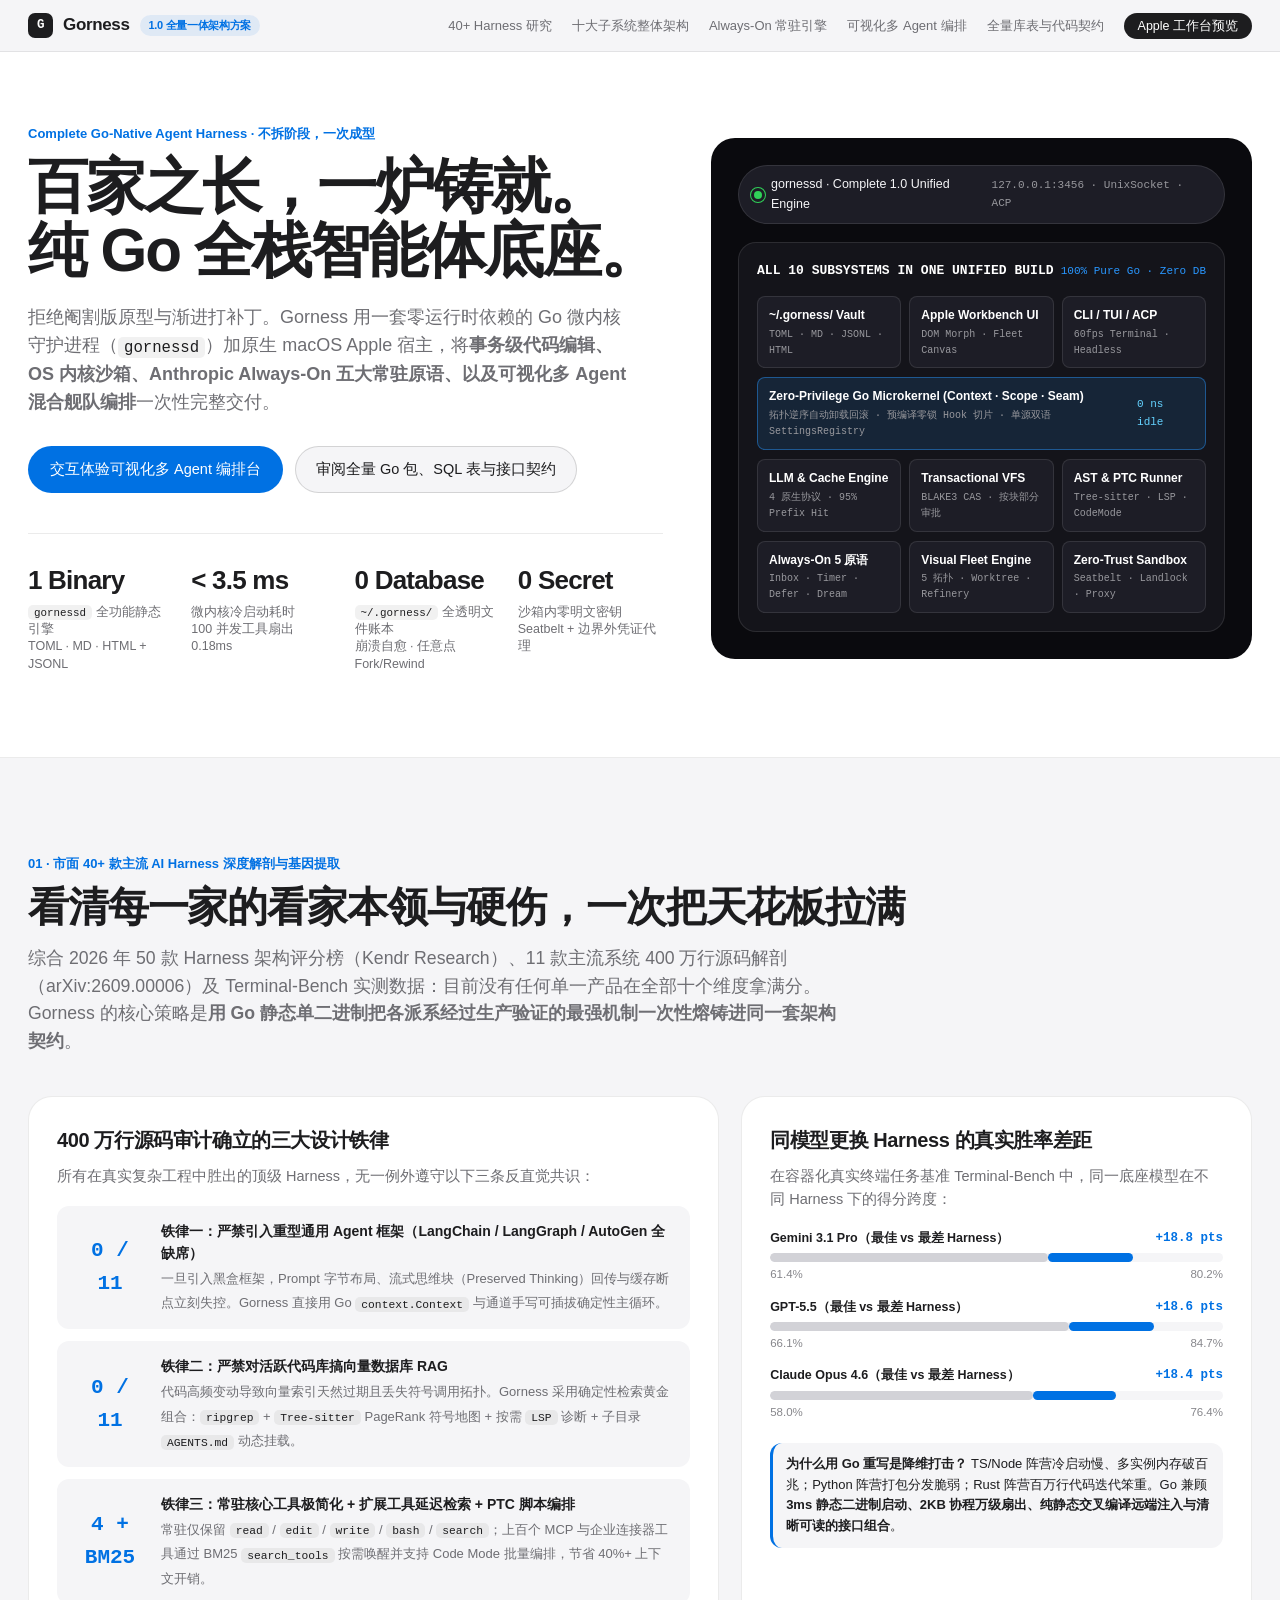
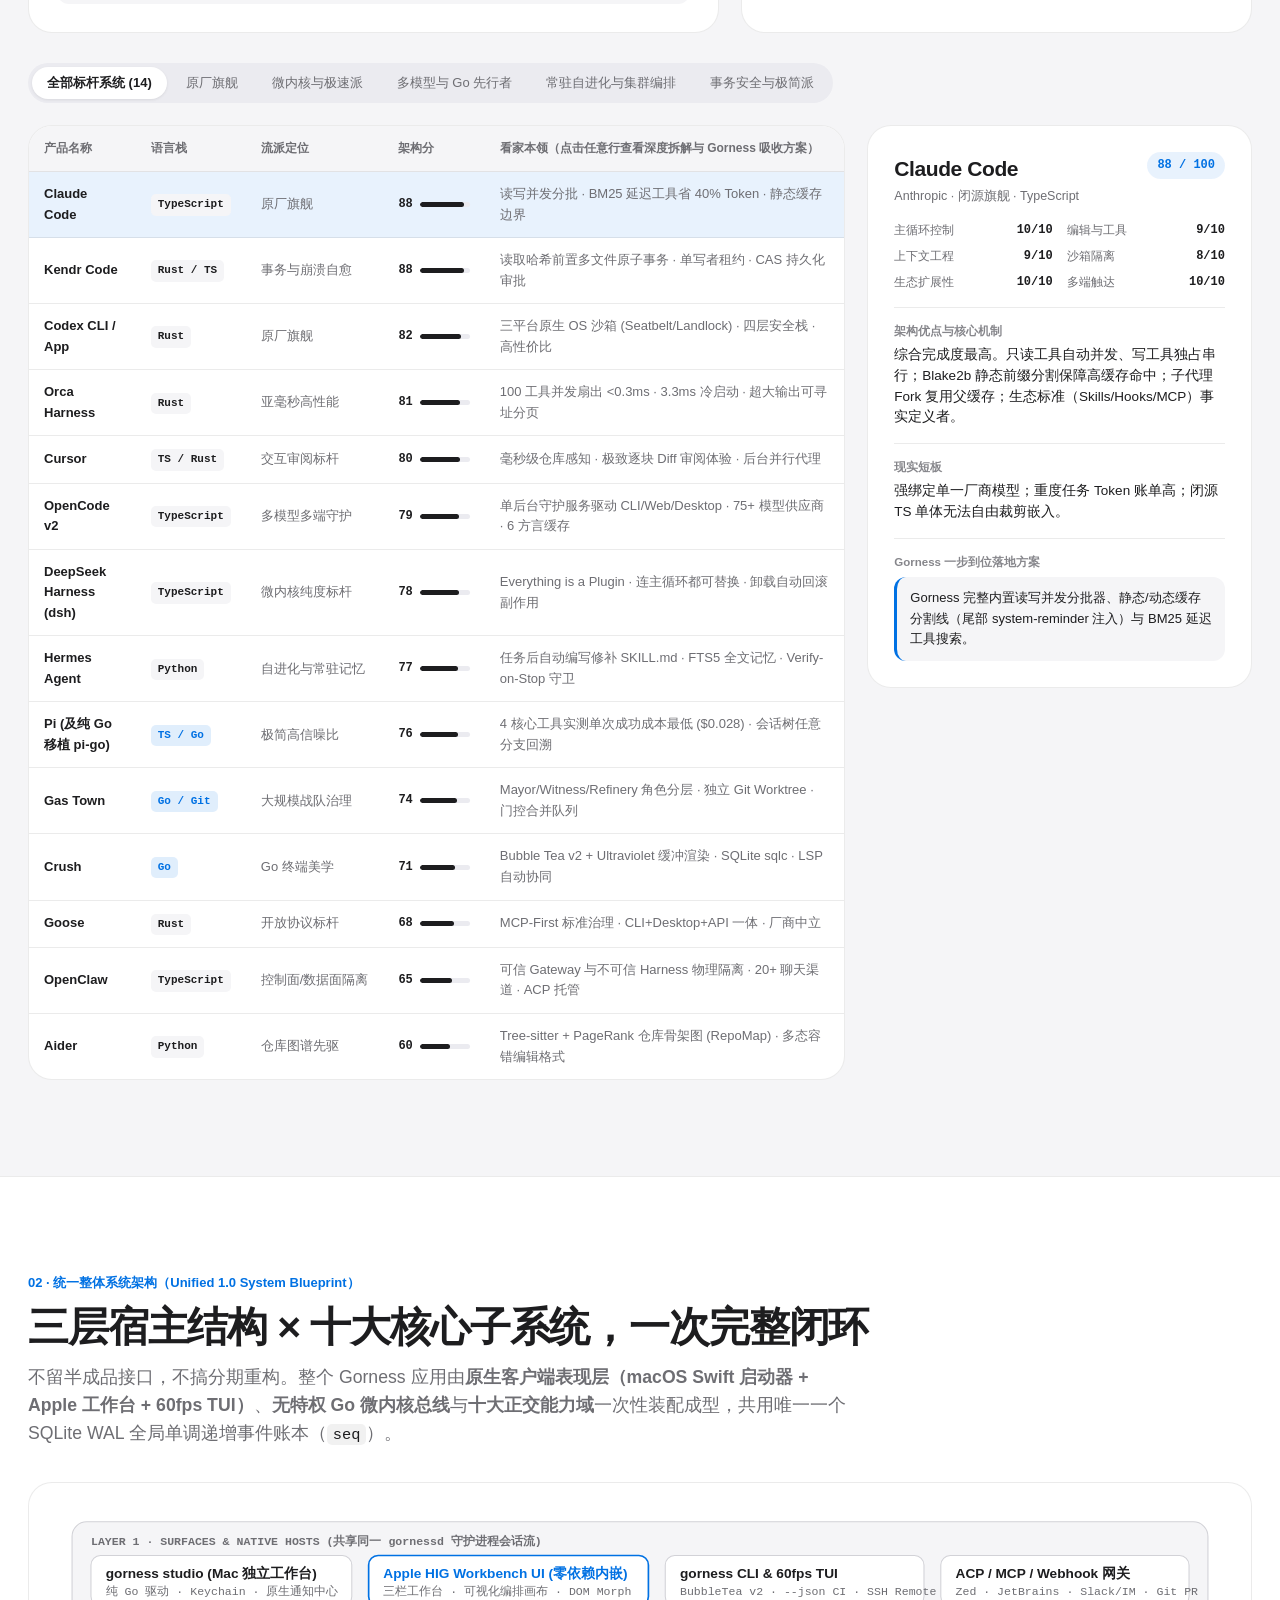
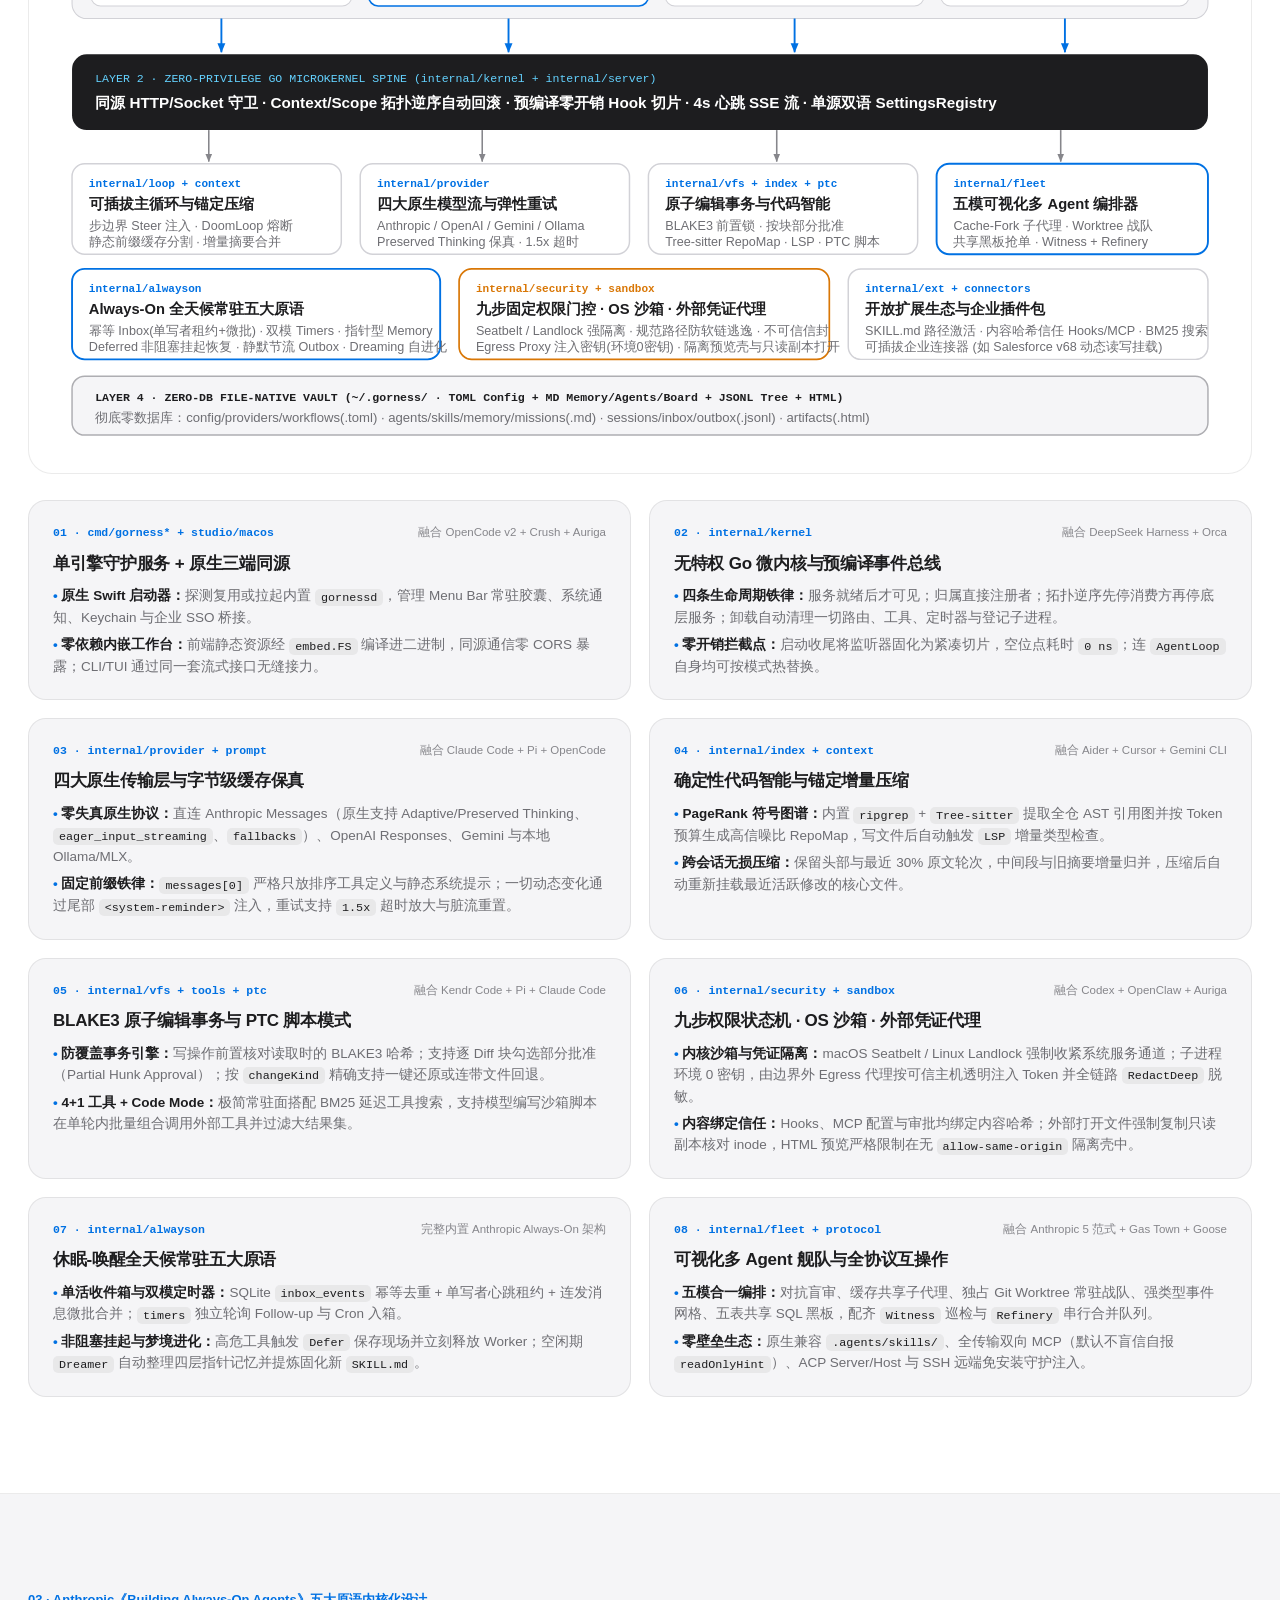
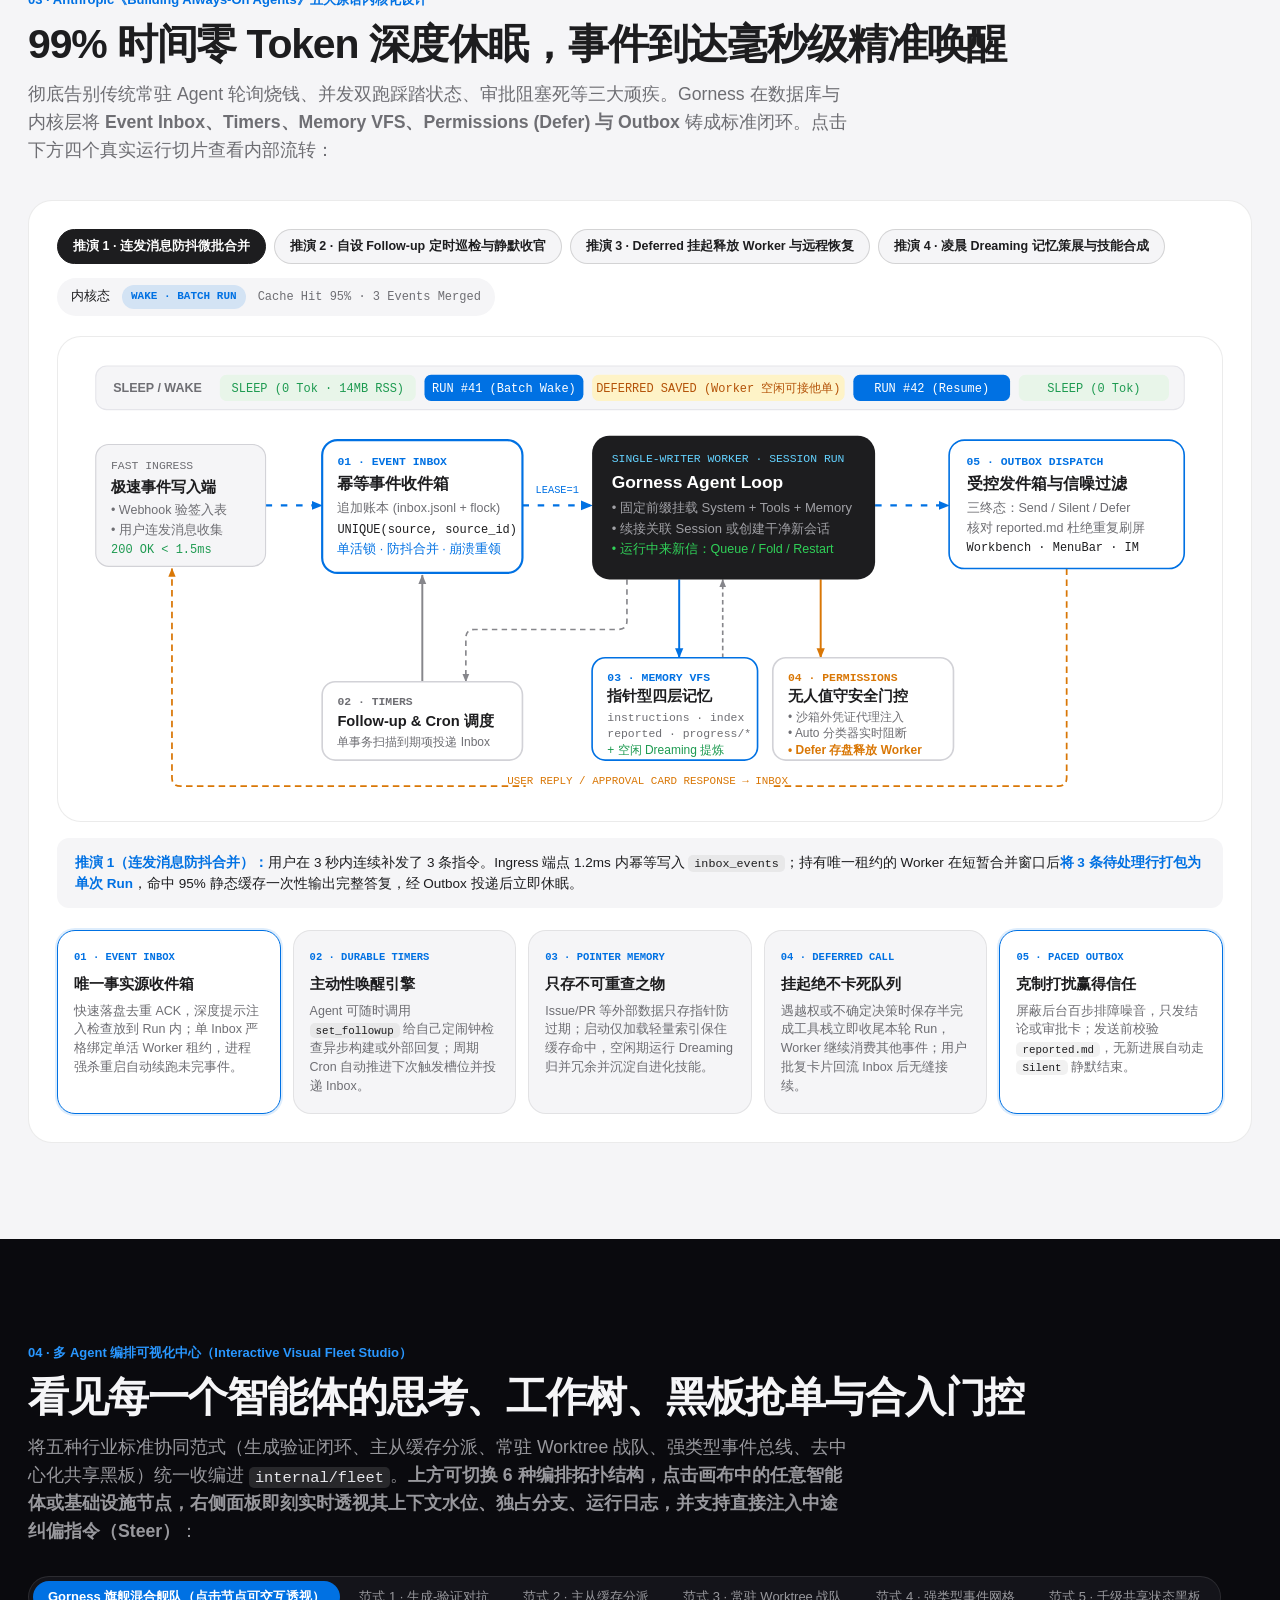
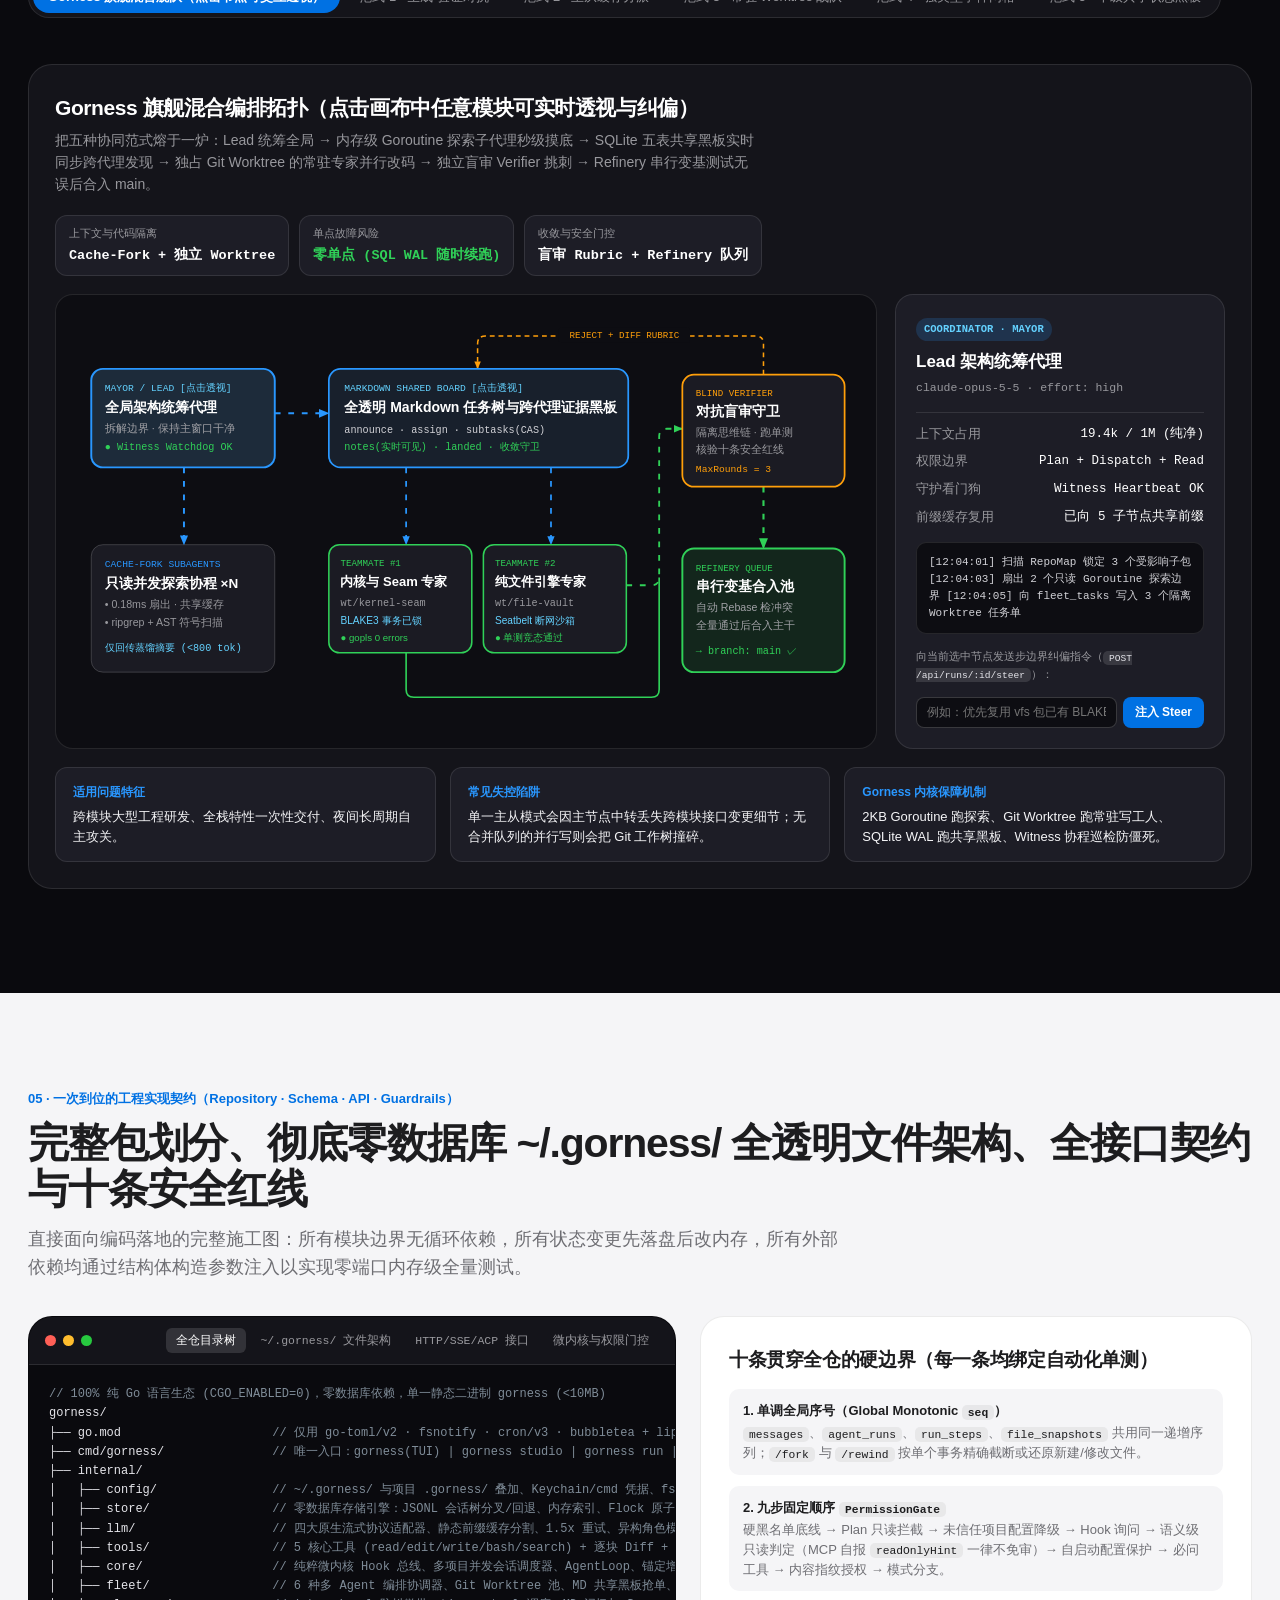
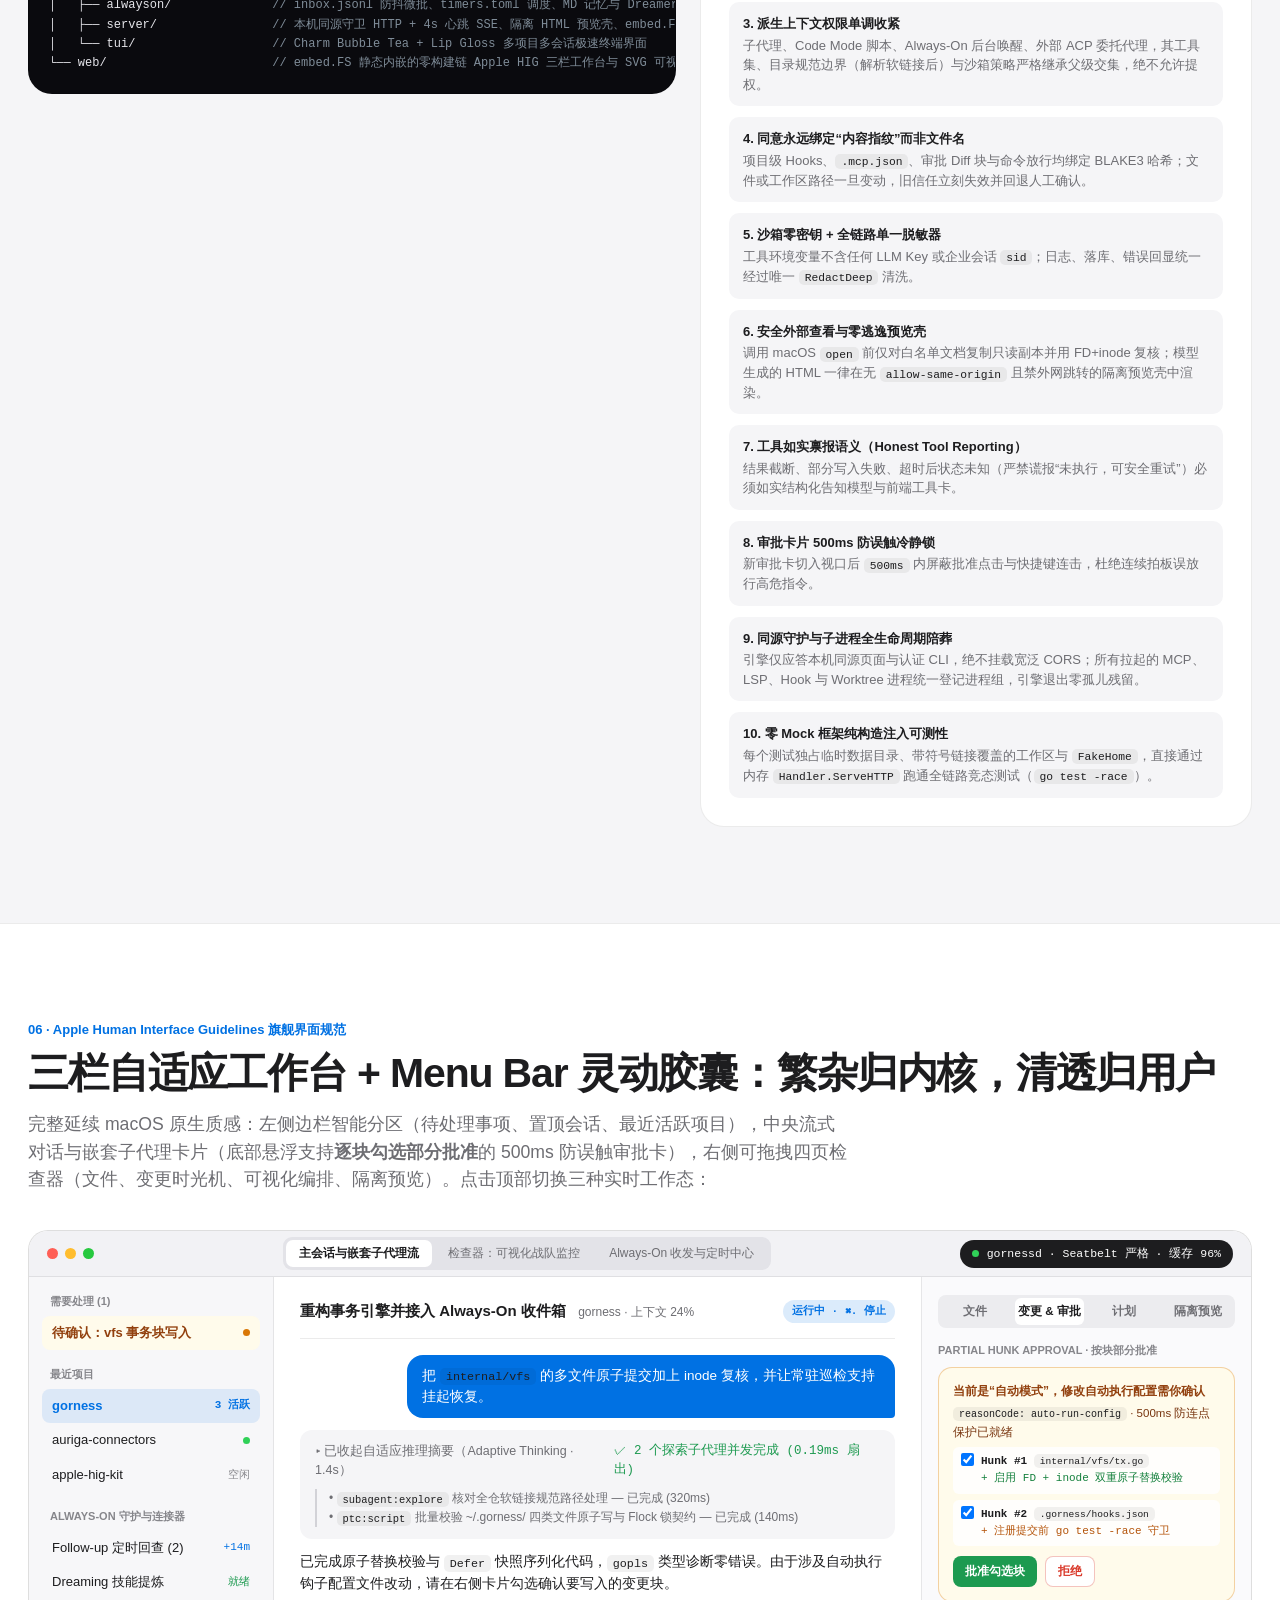
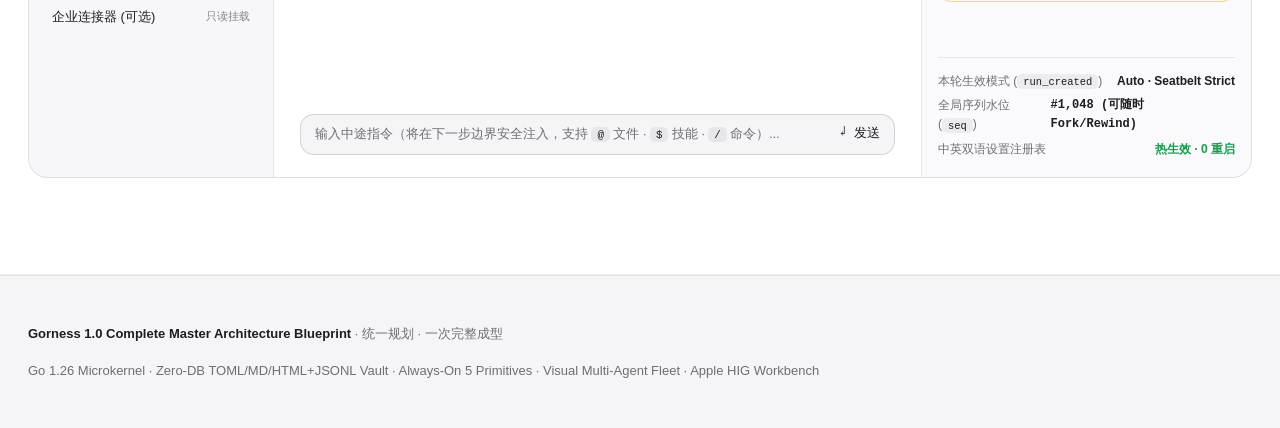
<file: gorness-blueprint.html>
<!DOCTYPE html>
<html lang="zh-CN">
<head>
<meta charset="UTF-8">
<meta name="viewport" content="width=device-width, initial-scale=1.0">
<title>Gorness — Go 语言全栈微内核 AI Harness 统一整体架构方案</title>
<style>
  :root {
    --bg-canvas: #F5F5F7;
    --bg-surface: #FFFFFF;
    --bg-subtle: #EBEBF0;
    --bg-obsidian: #0A0A0E;
    --bg-obsidian-card: #14141A;
    --bg-obsidian-elevated: #1D1D26;

    --ink-primary: #1D1D1F;
    --ink-secondary: #6E6E73;
    --ink-tertiary: #86868B;
    --ink-on-dark: #F5F5F7;
    --ink-on-dark-muted: #98989D;

    --accent-blue: #0071E3;
    --accent-blue-hover: #0077ED;
    --accent-blue-tint: rgba(0, 113, 227, 0.09);
    --accent-blue-dark: #2997FF;

    --signal-green: #1D9A50;
    --signal-green-dark: #30D158;
    --signal-amber: #D97706;
    --signal-amber-dark: #FF9F0A;
    --signal-red: #D93829;
    --signal-red-dark: #FF453A;
    --signal-cyan-dark: #64D2FF;

    --hairline-light: rgba(0, 0, 0, 0.08);
    --hairline-strong: rgba(0, 0, 0, 0.14);
    --hairline-dark: rgba(255, 255, 255, 0.10);
    --hairline-dark-strong: rgba(255, 255, 255, 0.18);

    --radius-xl: 24px;
    --radius-lg: 18px;
    --radius-md: 12px;
    --radius-sm: 8px;
    --radius-pill: 999px;

    --font-sans: -apple-system, BlinkMacSystemFont, "SF Pro Display", "SF Pro Text", "PingFang SC", "Hiragino Sans GB", "Noto Sans CJK SC", "Helvetica Neue", sans-serif;
    --font-mono: ui-monospace, "SF Mono", Menlo, Monaco, Consolas, monospace;

    --ease-apple: cubic-bezier(0.22, 1, 0.36, 1);
    --container-max: 1280px;
  }

  *, *::before, *::after {
    box-sizing: border-box;
    margin: 0;
    padding: 0;
  }

  html {
    scroll-behavior: smooth;
    -webkit-font-smoothing: antialiased;
    -moz-osx-font-smoothing: grayscale;
    text-rendering: optimizeLegibility;
  }

  body {
    font-family: var(--font-sans);
    background-color: var(--bg-canvas);
    color: var(--ink-primary);
    line-height: 1.58;
    font-size: 15.5px;
    overflow-x: hidden;
  }

  code {
    font-family: var(--font-mono);
    font-size: 0.87em;
    padding: 1.5px 6px;
    border-radius: 5px;
    background: rgba(0, 0, 0, 0.055);
    color: var(--ink-primary);
  }

  .chapter-obsidian code {
    background: rgba(255, 255, 255, 0.12);
    color: #E5E5EA;
  }

  /* Sticky Apple Global Navigation */
  .global-nav {
    position: sticky;
    top: 0;
    z-index: 120;
    height: 52px;
    background: rgba(245, 245, 247, 0.84);
    backdrop-filter: saturate(180%) blur(20px);
    -webkit-backdrop-filter: saturate(180%) blur(20px);
    border-bottom: 1px solid var(--hairline-light);
  }

  .nav-inner {
    max-width: var(--container-max);
    margin: 0 auto;
    height: 100%;
    padding: 0 28px;
    display: flex;
    align-items: center;
    justify-content: space-between;
    gap: 16px;
  }

  .brand-lockup {
    display: flex;
    align-items: center;
    gap: 10px;
    text-decoration: none;
    color: var(--ink-primary);
    font-weight: 650;
    font-size: 17px;
    letter-spacing: -0.02em;
  }

  .brand-glyph {
    width: 25px;
    height: 25px;
    border-radius: 7px;
    background: var(--ink-primary);
    color: #fff;
    display: inline-flex;
    align-items: center;
    justify-content: center;
    font-family: var(--font-mono);
    font-size: 12.5px;
    font-weight: 700;
  }

  .brand-tag {
    font-size: 11px;
    font-weight: 600;
    color: var(--accent-blue);
    padding: 2px 9px;
    border-radius: var(--radius-pill);
    background: var(--accent-blue-tint);
  }

  .nav-links {
    display: flex;
    align-items: center;
    gap: 20px;
    list-style: none;
  }

  .nav-links a {
    color: var(--ink-secondary);
    text-decoration: none;
    font-size: 13px;
    font-weight: 500;
    transition: color 0.18s ease;
  }

  .nav-links a:hover {
    color: var(--ink-primary);
  }

  .nav-cta {
    background: var(--ink-primary);
    color: #fff !important;
    padding: 6px 14px;
    border-radius: var(--radius-pill);
    font-size: 12.5px !important;
    font-weight: 500 !important;
  }

  /* Containers & Chapters */
  .container {
    max-width: var(--container-max);
    margin: 0 auto;
    padding: 0 28px;
  }

  .chapter-light {
    padding: 96px 0;
    background: var(--bg-canvas);
  }

  .chapter-white {
    padding: 96px 0;
    background: var(--bg-surface);
    border-top: 1px solid var(--hairline-light);
    border-bottom: 1px solid var(--hairline-light);
  }

  .chapter-obsidian {
    padding: 104px 0;
    background: var(--bg-obsidian);
    color: var(--ink-on-dark);
  }

  .chapter-kicker {
    font-size: 13px;
    font-weight: 600;
    color: var(--accent-blue);
    margin-bottom: 10px;
  }

  .chapter-obsidian .chapter-kicker {
    color: var(--accent-blue-dark);
  }

  .display-hero {
    font-size: clamp(2.55rem, 4.7vw, 4.1rem);
    font-weight: 700;
    line-height: 1.07;
    letter-spacing: -0.035em;
    color: var(--ink-primary);
  }

  .chapter-title {
    font-size: clamp(1.9rem, 3.2vw, 2.75rem);
    font-weight: 700;
    line-height: 1.13;
    letter-spacing: -0.028em;
    margin-bottom: 14px;
  }

  .chapter-lead {
    font-size: clamp(1.02rem, 1.38vw, 1.18rem);
    line-height: 1.58;
    color: var(--ink-secondary);
    max-width: 820px;
  }

  .chapter-obsidian .chapter-lead {
    color: var(--ink-on-dark-muted);
  }

  /* Hero Section */
  .hero-section {
    padding: 72px 0 84px;
    background: var(--bg-surface);
    border-bottom: 1px solid var(--hairline-light);
  }

  .hero-grid {
    display: grid;
    grid-template-columns: 1.08fr 0.92fr;
    gap: 48px;
    align-items: center;
  }

  .hero-sub {
    margin-top: 20px;
    font-size: 18px;
    line-height: 1.56;
    color: var(--ink-secondary);
    max-width: 600px;
  }

  .hero-actions {
    margin-top: 30px;
    display: flex;
    flex-wrap: wrap;
    gap: 12px;
  }

  .btn-primary {
    display: inline-flex;
    align-items: center;
    gap: 8px;
    padding: 11px 22px;
    background: var(--accent-blue);
    color: #fff;
    border-radius: var(--radius-pill);
    text-decoration: none;
    font-size: 14.5px;
    font-weight: 500;
    border: none;
    cursor: pointer;
    transition: background 0.2s ease;
  }

  .btn-primary:hover { background: var(--accent-blue-hover); }

  .btn-secondary {
    display: inline-flex;
    align-items: center;
    gap: 8px;
    padding: 11px 20px;
    background: var(--bg-canvas);
    color: var(--ink-primary);
    border-radius: var(--radius-pill);
    text-decoration: none;
    font-size: 14.5px;
    font-weight: 500;
    border: 1px solid var(--hairline-strong);
    cursor: pointer;
    transition: background 0.2s ease;
  }

  .btn-secondary:hover { background: var(--bg-subtle); }

  .hero-metrics {
    margin-top: 40px;
    padding-top: 26px;
    border-top: 1px solid var(--hairline-light);
    display: grid;
    grid-template-columns: repeat(4, 1fr);
    gap: 18px;
  }

  .metric-val {
    font-size: 26px;
    font-weight: 700;
    letter-spacing: -0.03em;
    font-variant-numeric: tabular-nums;
  }

  .metric-lbl {
    font-size: 12.5px;
    color: var(--ink-secondary);
    margin-top: 3px;
    line-height: 1.38;
  }

  /* Right Hero: Unified Architecture Die */
  .kernel-showcase {
    background: var(--bg-obsidian);
    color: var(--ink-on-dark);
    border-radius: var(--radius-xl);
    padding: 26px;
    border: 1px solid rgba(0, 0, 0, 0.14);
  }

  .capsule-bar {
    display: flex;
    align-items: center;
    justify-content: space-between;
    background: var(--bg-obsidian-elevated);
    padding: 9px 15px;
    border-radius: var(--radius-pill);
    border: 1px solid var(--hairline-dark);
    margin-bottom: 18px;
  }

  .capsule-status {
    display: flex;
    align-items: center;
    gap: 9px;
    font-size: 12.5px;
    font-weight: 500;
  }

  .pulse-dot {
    width: 8px;
    height: 8px;
    border-radius: 50%;
    background: var(--signal-green-dark);
    position: relative;
  }

  .pulse-dot::after {
    content: "";
    position: absolute;
    inset: -4px;
    border-radius: 50%;
    border: 1.5px solid var(--signal-green-dark);
    animation: pulseRing 2.4s infinite var(--ease-apple);
  }

  @keyframes pulseRing {
    0% { transform: scale(0.8); opacity: 0.9; }
    100% { transform: scale(1.9); opacity: 0; }
  }

  .capsule-mono {
    font-family: var(--font-mono);
    font-size: 11px;
    color: var(--ink-on-dark-muted);
    font-variant-numeric: tabular-nums;
  }

  .chip-die {
    background: var(--bg-obsidian-card);
    border: 1px solid var(--hairline-dark);
    border-radius: var(--radius-lg);
    padding: 18px;
  }

  .die-header {
    display: flex;
    justify-content: space-between;
    align-items: baseline;
    margin-bottom: 14px;
  }

  .die-name {
    font-family: var(--font-mono);
    font-size: 13px;
    font-weight: 600;
    color: #fff;
  }

  .die-spec {
    font-family: var(--font-mono);
    font-size: 11px;
    color: var(--accent-blue-dark);
  }

  .die-layers {
    display: flex;
    flex-direction: column;
    gap: 9px;
  }

  .die-row {
    display: grid;
    grid-template-columns: repeat(3, 1fr);
    gap: 8px;
  }

  .die-cell {
    background: var(--bg-obsidian-elevated);
    border: 1px solid var(--hairline-dark);
    border-radius: var(--radius-sm);
    padding: 9px 11px;
  }

  .die-cell.core-spine {
    grid-column: span 3;
    background: rgba(41, 151, 255, 0.13);
    border-color: rgba(41, 151, 255, 0.45);
    display: flex;
    justify-content: space-between;
    align-items: center;
  }

  .die-cell-title {
    font-size: 12px;
    font-weight: 600;
    color: #fff;
  }

  .die-cell-sub {
    font-family: var(--font-mono);
    font-size: 10px;
    color: var(--ink-on-dark-muted);
    margin-top: 2px;
  }

  /* Segmented Bar */
  .segmented-bar {
    display: inline-flex;
    flex-wrap: wrap;
    gap: 4px;
    background: var(--bg-subtle);
    padding: 4px;
    border-radius: var(--radius-pill);
    margin: 30px 0 22px;
  }

  .chapter-obsidian .segmented-bar {
    background: var(--bg-obsidian-card);
    border: 1px solid var(--hairline-dark);
  }

  .seg-btn {
    border: none;
    background: transparent;
    color: var(--ink-secondary);
    padding: 7px 15px;
    border-radius: var(--radius-pill);
    font-family: var(--font-sans);
    font-size: 13px;
    font-weight: 500;
    cursor: pointer;
    transition: all 0.18s var(--ease-apple);
  }

  .chapter-obsidian .seg-btn {
    color: var(--ink-on-dark-muted);
  }

  .seg-btn.active {
    background: var(--bg-surface);
    color: var(--ink-primary);
    font-weight: 600;
    box-shadow: 0 1px 3px rgba(0, 0, 0, 0.08);
  }

  .chapter-obsidian .seg-btn.active {
    background: var(--accent-blue);
    color: #fff;
    box-shadow: none;
  }

  /* Chapter 1: Research Findings & 14 Harnesses Matrix */
  .findings-split {
    margin-top: 40px;
    display: grid;
    grid-template-columns: 1.15fr 0.85fr;
    gap: 22px;
  }

  .bento-card {
    background: var(--bg-surface);
    border: 1px solid var(--hairline-light);
    border-radius: var(--radius-xl);
    padding: 28px;
  }

  .bento-card h3 {
    font-size: 20px;
    font-weight: 700;
    letter-spacing: -0.02em;
    margin-bottom: 8px;
  }

  .bento-card p {
    color: var(--ink-secondary);
    font-size: 14.5px;
  }

  .absence-list {
    margin-top: 18px;
    display: flex;
    flex-direction: column;
    gap: 12px;
  }

  .absence-item {
    background: var(--bg-canvas);
    border-radius: var(--radius-md);
    padding: 14px 16px;
    display: grid;
    grid-template-columns: 74px 1fr;
    gap: 14px;
    align-items: center;
  }

  .absence-stat {
    font-family: var(--font-mono);
    font-size: 21px;
    font-weight: 700;
    color: var(--accent-blue);
    text-align: center;
  }

  .absence-body strong {
    display: block;
    font-size: 14px;
    margin-bottom: 2px;
  }

  .absence-body span {
    font-size: 13px;
    color: var(--ink-secondary);
  }

  .gap-bars {
    margin-top: 18px;
    display: flex;
    flex-direction: column;
    gap: 14px;
  }

  .gap-row-top {
    display: flex;
    justify-content: space-between;
    font-size: 12.5px;
    font-weight: 600;
    margin-bottom: 5px;
  }

  .gap-row-top span:last-child {
    font-family: var(--font-mono);
    color: var(--accent-blue);
  }

  .gap-track {
    height: 9px;
    background: var(--bg-canvas);
    border-radius: var(--radius-pill);
    position: relative;
    overflow: hidden;
  }

  .gap-fill-low {
    position: absolute;
    left: 0; top: 0; bottom: 0;
    background: #D2D2D7;
    border-radius: var(--radius-pill);
  }

  .gap-fill-high {
    position: absolute;
    top: 0; bottom: 0;
    background: var(--accent-blue);
    border-radius: var(--radius-pill);
  }

  .gap-caption {
    font-size: 11.5px;
    color: var(--ink-tertiary);
    margin-top: 3px;
    display: flex;
    justify-content: space-between;
  }

  .harness-explorer {
    display: grid;
    grid-template-columns: 1.36fr 0.64fr;
    gap: 22px;
    align-items: start;
  }

  .table-shell {
    background: var(--bg-surface);
    border: 1px solid var(--hairline-light);
    border-radius: var(--radius-xl);
    overflow: hidden;
  }

  .table-scroll { overflow-x: auto; }

  table.apple-table {
    width: 100%;
    border-collapse: collapse;
    font-size: 13px;
    text-align: left;
  }

  table.apple-table th {
    padding: 13px 15px;
    font-weight: 600;
    color: var(--ink-secondary);
    background: var(--bg-canvas);
    border-bottom: 1px solid var(--hairline-light);
    white-space: nowrap;
    font-size: 12px;
  }

  table.apple-table td {
    padding: 12px 15px;
    border-bottom: 1px solid var(--hairline-light);
    vertical-align: middle;
  }

  table.apple-table tbody tr {
    cursor: pointer;
    transition: background 0.15s ease;
  }

  table.apple-table tbody tr:hover { background: rgba(0, 113, 227, 0.04); }
  table.apple-table tbody tr.selected-row { background: var(--accent-blue-tint); }
  table.apple-table tbody tr:last-child td { border-bottom: none; }

  .lang-pill {
    font-family: var(--font-mono);
    font-size: 11px;
    font-weight: 600;
    padding: 2px 7px;
    border-radius: 5px;
    background: var(--bg-canvas);
    display: inline-block;
  }

  .lang-pill.go-lang {
    background: rgba(0, 113, 227, 0.12);
    color: var(--accent-blue);
  }

  .score-bar-inline {
    display: flex;
    align-items: center;
    gap: 7px;
    font-family: var(--font-mono);
    font-weight: 600;
    font-size: 12px;
  }

  .score-mini-track {
    width: 50px;
    height: 5px;
    background: var(--bg-subtle);
    border-radius: 99px;
    overflow: hidden;
  }

  .score-mini-fill {
    height: 100%;
    background: var(--ink-primary);
    border-radius: 99px;
  }

  .harness-inspector {
    background: var(--bg-surface);
    border: 1px solid var(--hairline-light);
    border-radius: var(--radius-xl);
    padding: 26px;
    position: sticky;
    top: 72px;
  }

  .inspector-head {
    display: flex;
    justify-content: space-between;
    align-items: flex-start;
    margin-bottom: 14px;
  }

  .inspector-name { font-size: 21px; font-weight: 700; letter-spacing: -0.02em; }
  .inspector-maker { font-size: 12.5px; color: var(--ink-secondary); margin-top: 2px; }
  .inspector-badge {
    font-family: var(--font-mono);
    font-size: 12px;
    font-weight: 600;
    padding: 4px 10px;
    border-radius: var(--radius-pill);
    background: var(--accent-blue-tint);
    color: var(--accent-blue);
  }

  .dim-grid-mini {
    display: grid;
    grid-template-columns: repeat(2, 1fr);
    gap: 7px 14px;
    margin-top: 8px;
  }

  .dim-item-mini {
    display: flex;
    justify-content: space-between;
    font-size: 12px;
  }

  .dim-item-mini span:last-child { font-family: var(--font-mono); font-weight: 600; }

  .inspector-section {
    margin-top: 15px;
    padding-top: 14px;
    border-top: 1px solid var(--hairline-light);
  }

  .inspector-label { font-size: 11.5px; font-weight: 600; color: var(--ink-tertiary); margin-bottom: 5px; }
  .inspector-text { font-size: 13.5px; line-height: 1.54; }
  .inspector-borrow {
    background: var(--bg-canvas);
    border-radius: var(--radius-md);
    padding: 11px 13px;
    margin-top: 6px;
    font-size: 13px;
    border-left: 3px solid var(--accent-blue);
  }

  /* Chapter 2: Unified Complete System Architecture (10 Subsystems All-In-One) */
  .svg-frame {
    width: 100%;
    overflow-x: auto;
    background: var(--bg-surface);
    border: 1px solid var(--hairline-light);
    border-radius: var(--radius-xl);
    padding: 22px;
    margin-top: 34px;
  }

  .svg-frame svg {
    display: block;
    width: 100%;
    min-width: 960px;
    height: auto;
  }

  .subsystems-bento {
    margin-top: 26px;
    display: grid;
    grid-template-columns: repeat(2, 1fr);
    gap: 18px;
  }

  .sys-spec-card {
    background: var(--bg-canvas);
    border: 1px solid var(--hairline-light);
    border-radius: var(--radius-lg);
    padding: 22px 24px;
  }

  .sys-spec-head {
    display: flex;
    justify-content: space-between;
    align-items: baseline;
    margin-bottom: 8px;
  }

  .sys-spec-pkg {
    font-family: var(--font-mono);
    font-size: 11.5px;
    font-weight: 600;
    color: var(--accent-blue);
  }

  .sys-spec-origin {
    font-size: 11.5px;
    color: var(--ink-tertiary);
  }

  .sys-spec-card h4 {
    font-size: 17px;
    font-weight: 700;
    letter-spacing: -0.015em;
    margin-bottom: 8px;
  }

  .sys-spec-card ul {
    list-style: none;
    display: flex;
    flex-direction: column;
    gap: 6px;
    font-size: 13.5px;
    color: var(--ink-secondary);
  }

  .sys-spec-card ul li::before {
    content: "• ";
    color: var(--accent-blue);
    font-weight: 700;
  }

  .sys-spec-card ul li strong {
    color: var(--ink-primary);
  }

  /* Chapter 3: Always-On 5 Primitives Simulator */
  .always-on-stage {
    margin-top: 36px;
    background: var(--bg-surface);
    border: 1px solid var(--hairline-light);
    border-radius: var(--radius-xl);
    padding: 28px;
  }

  .sim-toolbar {
    display: flex;
    flex-wrap: wrap;
    justify-content: space-between;
    align-items: center;
    gap: 14px;
    margin-bottom: 20px;
  }

  .sim-triggers {
    display: flex;
    flex-wrap: wrap;
    gap: 8px;
  }

  .trigger-btn {
    padding: 8px 15px;
    border-radius: var(--radius-pill);
    border: 1px solid var(--hairline-strong);
    background: var(--bg-canvas);
    color: var(--ink-primary);
    font-family: var(--font-sans);
    font-size: 12.5px;
    font-weight: 600;
    cursor: pointer;
    transition: all 0.18s var(--ease-apple);
  }

  .trigger-btn:hover { border-color: var(--accent-blue); color: var(--accent-blue); }
  .trigger-btn.active-trig { background: var(--ink-primary); color: #fff; border-color: var(--ink-primary); }

  .sleep-meter {
    display: flex;
    align-items: center;
    gap: 12px;
    background: var(--bg-canvas);
    padding: 7px 14px;
    border-radius: var(--radius-pill);
    font-size: 12.5px;
  }

  .state-chip {
    font-family: var(--font-mono);
    font-size: 11px;
    font-weight: 700;
    padding: 3px 9px;
    border-radius: var(--radius-pill);
  }

  .state-sleep { background: #E8F5E9; color: var(--signal-green); }
  .state-run { background: rgba(0, 113, 227, 0.14); color: var(--accent-blue); }
  .state-defer { background: #FEF3C7; color: var(--signal-amber); }

  .sim-narration {
    margin-top: 16px;
    background: var(--bg-canvas);
    border-radius: var(--radius-md);
    padding: 14px 18px;
    font-size: 13.5px;
  }

  .sim-narration strong { color: var(--accent-blue); }

  .primitives-five-grid {
    margin-top: 22px;
    display: grid;
    grid-template-columns: repeat(5, 1fr);
    gap: 12px;
  }

  .prim-card {
    background: var(--bg-canvas);
    border: 1px solid var(--hairline-light);
    border-radius: var(--radius-lg);
    padding: 18px 16px;
    transition: all 0.2s ease;
  }

  .prim-card.highlighted {
    background: var(--bg-surface);
    border-color: var(--accent-blue);
    box-shadow: 0 0 0 2px rgba(0, 113, 227, 0.13);
  }

  .prim-sub { font-family: var(--font-mono); font-size: 10.5px; color: var(--accent-blue); margin-bottom: 6px; font-weight: 600; }
  .prim-title { font-size: 15px; font-weight: 700; margin-bottom: 6px; }
  .prim-desc { font-size: 12.5px; color: var(--ink-secondary); line-height: 1.5; }

  /* Chapter 4: Interactive Multi-Agent Visual Orchestration Studio (Obsidian) */
  @keyframes dashFlow {
    to { stroke-dashoffset: -28; }
  }
  .flow-line-active {
    stroke-dasharray: 6 8;
    animation: dashFlow 1.05s linear infinite;
  }

  .orchestration-studio {
    margin-top: 24px;
    background: var(--bg-obsidian-card);
    border: 1px solid var(--hairline-dark);
    border-radius: var(--radius-xl);
    padding: 26px;
  }

  .studio-top {
    display: flex;
    justify-content: space-between;
    align-items: flex-start;
    gap: 20px;
    flex-wrap: wrap;
    margin-bottom: 18px;
  }

  .pattern-headline { font-size: 21px; font-weight: 700; color: #fff; letter-spacing: -0.02em; }
  .pattern-summary { font-size: 14px; color: var(--ink-on-dark-muted); margin-top: 5px; max-width: 700px; }

  .studio-gauges { display: flex; gap: 10px; flex-wrap: wrap; }
  .gauge-pill {
    background: var(--bg-obsidian-elevated);
    border: 1px solid var(--hairline-dark);
    border-radius: var(--radius-md);
    padding: 9px 13px;
  }
  .gauge-lbl { font-size: 11px; color: var(--ink-on-dark-muted); }
  .gauge-val { font-family: var(--font-mono); font-size: 13.5px; font-weight: 700; color: #fff; margin-top: 2px; }

  /* Interactive Node-Inspectable Live Fleet Stage */
  .fleet-live-grid {
    display: grid;
    grid-template-columns: 1fr 330px;
    gap: 18px;
    align-items: stretch;
  }

  .dark-svg-wrapper {
    width: 100%;
    overflow-x: auto;
    background: #0D0D12;
    border: 1px solid var(--hairline-dark);
    border-radius: var(--radius-lg);
    padding: 14px;
  }

  .dark-svg-wrapper svg {
    display: block;
    width: 100%;
    min-width: 780px;
    height: auto;
  }

  .svg-agent-node {
    cursor: pointer;
    transition: opacity 0.18s ease;
  }

  .svg-agent-node:hover rect.node-box {
    stroke: #64D2FF;
    stroke-width: 2.4;
  }

  .node-inspector-dark {
    background: var(--bg-obsidian-elevated);
    border: 1px solid var(--hairline-dark);
    border-radius: var(--radius-lg);
    padding: 20px;
    display: flex;
    flex-direction: column;
    justify-content: space-between;
  }

  .ni-badge {
    display: inline-block;
    font-family: var(--font-mono);
    font-size: 10.5px;
    font-weight: 600;
    padding: 3px 8px;
    border-radius: var(--radius-pill);
    background: rgba(41, 151, 255, 0.18);
    color: var(--signal-cyan-dark);
    margin-bottom: 8px;
  }

  .ni-title { font-size: 17px; font-weight: 700; color: #fff; }
  .ni-meta { font-family: var(--font-mono); font-size: 11.5px; color: var(--ink-on-dark-muted); margin-top: 4px; }

  .ni-kv-list {
    margin-top: 14px;
    padding-top: 12px;
    border-top: 1px solid var(--hairline-dark);
    display: flex;
    flex-direction: column;
    gap: 8px;
    font-size: 12.5px;
  }

  .ni-kv {
    display: flex;
    justify-content: space-between;
    gap: 8px;
  }

  .ni-kv span:first-child { color: var(--ink-on-dark-muted); }
  .ni-kv span:last-child { font-family: var(--font-mono); color: #fff; text-align: right; }

  .ni-log {
    margin-top: 14px;
    background: #0D0D12;
    border: 1px solid var(--hairline-dark);
    border-radius: 10px;
    padding: 11px 12px;
    font-family: var(--font-mono);
    font-size: 11px;
    color: #D1D1D6;
    line-height: 1.55;
  }

  .steer-box {
    margin-top: 14px;
    display: flex;
    gap: 6px;
  }

  .steer-input {
    flex: 1;
    background: #0D0D12;
    border: 1px solid var(--hairline-dark-strong);
    border-radius: 8px;
    padding: 7px 10px;
    color: #fff;
    font-size: 12px;
    font-family: var(--font-sans);
  }

  .steer-btn {
    background: var(--accent-blue);
    color: #fff;
    border: none;
    border-radius: 8px;
    padding: 7px 12px;
    font-size: 12px;
    font-weight: 600;
    cursor: pointer;
    white-space: nowrap;
  }

  .studio-bottom {
    margin-top: 18px;
    display: grid;
    grid-template-columns: repeat(3, 1fr);
    gap: 14px;
  }

  .studio-note {
    background: var(--bg-obsidian-elevated);
    border: 1px solid var(--hairline-dark);
    border-radius: var(--radius-md);
    padding: 15px 17px;
  }

  .studio-note-title { font-size: 12px; font-weight: 600; color: var(--accent-blue-dark); margin-bottom: 5px; }
  .studio-note-body { font-size: 13px; color: var(--ink-on-dark); line-height: 1.52; }

  /* Chapter 5: Complete Engineering Contracts (Code, SQL Schema, HTTP/SSE API, Invariants) */
  .spec-workbench {
    margin-top: 34px;
    display: grid;
    grid-template-columns: 1.08fr 0.92fr;
    gap: 24px;
    align-items: start;
  }

  .code-window {
    background: var(--bg-obsidian);
    color: var(--ink-on-dark);
    border-radius: var(--radius-xl);
    border: 1px solid rgba(0, 0, 0, 0.16);
    overflow: hidden;
  }

  .code-titlebar {
    display: flex;
    align-items: center;
    justify-content: space-between;
    padding: 11px 16px;
    background: var(--bg-obsidian-card);
    border-bottom: 1px solid var(--hairline-dark);
    flex-wrap: wrap;
    gap: 8px;
  }

  .mac-dots { display: flex; gap: 7px; }
  .mac-dot { width: 11px; height: 11px; border-radius: 50%; }
  .dot-close { background: #FF5F56; }
  .dot-min { background: #FFBD2E; }
  .dot-max { background: #27C93F; }

  .code-tabs { display: flex; flex-wrap: wrap; gap: 4px; }
  .code-tab {
    background: transparent;
    border: none;
    color: var(--ink-on-dark-muted);
    font-family: var(--font-mono);
    font-size: 11.5px;
    padding: 5px 10px;
    border-radius: 6px;
    cursor: pointer;
  }
  .code-tab.active {
    background: rgba(255, 255, 255, 0.13);
    color: #fff;
  }

  pre.go-code {
    padding: 20px;
    font-family: var(--font-mono);
    font-size: 12px;
    line-height: 1.6;
    overflow-x: auto;
    color: #E5E5EA;
    margin: 0;
    max-height: 580px;
  }

  .kw { color: #FF7AB2; }
  .ty { color: #6BDFFF; }
  .fn { color: #4EB0CC; }
  .st { color: #FF8170; }
  .cm { color: #7F8C98; }

  .invariants-panel {
    background: var(--bg-surface);
    border: 1px solid var(--hairline-light);
    border-radius: var(--radius-xl);
    padding: 28px;
  }

  .invariants-panel h3 {
    font-size: 19px;
    font-weight: 700;
    letter-spacing: -0.02em;
    margin-bottom: 14px;
  }

  .inv-list {
    display: flex;
    flex-direction: column;
    gap: 11px;
  }

  .inv-item {
    background: var(--bg-canvas);
    border-radius: 10px;
    padding: 12px 14px;
    font-size: 13px;
    line-height: 1.5;
  }

  .inv-item strong {
    display: block;
    color: var(--ink-primary);
    margin-bottom: 2px;
  }

  .inv-item span { color: var(--ink-secondary); }

  /* Chapter 6: Apple HIG Three-Pane Workbench + Menu Bar Mockup */
  .mac-studio-frame {
    margin-top: 36px;
    background: #FFFFFF;
    border: 1px solid rgba(0, 0, 0, 0.13);
    border-radius: 20px;
    overflow: hidden;
  }

  .mac-window-bar {
    height: 46px;
    background: #F2F2F5;
    border-bottom: 1px solid var(--hairline-light);
    padding: 0 18px;
    display: flex;
    align-items: center;
    justify-content: space-between;
    gap: 12px;
  }

  .mac-view-switcher {
    display: flex;
    background: #E3E3E8;
    padding: 3px;
    border-radius: 9px;
    gap: 3px;
  }

  .mac-view-btn {
    border: none;
    background: transparent;
    padding: 5px 13px;
    border-radius: 7px;
    font-size: 12px;
    font-weight: 500;
    color: var(--ink-secondary);
    cursor: pointer;
  }

  .mac-view-btn.active {
    background: #FFFFFF;
    color: var(--ink-primary);
    font-weight: 600;
  }

  .mac-menubar-pill {
    display: flex;
    align-items: center;
    gap: 8px;
    background: #1D1D1F;
    color: #fff;
    padding: 5px 12px;
    border-radius: var(--radius-pill);
    font-size: 11.5px;
    font-family: var(--font-mono);
  }

  .mac-body {
    display: grid;
    grid-template-columns: 245px 1fr 330px;
    min-height: 500px;
  }

  .mac-sidebar {
    background: #F7F7F9;
    border-right: 1px solid var(--hairline-light);
    padding: 16px 13px;
    display: flex;
    flex-direction: column;
    gap: 16px;
  }

  .side-group-title {
    font-size: 11px;
    font-weight: 600;
    color: var(--ink-tertiary);
    padding: 0 8px;
    margin-bottom: 5px;
  }

  .side-item {
    display: flex;
    align-items: center;
    justify-content: space-between;
    padding: 7px 10px;
    border-radius: 8px;
    font-size: 13px;
    color: var(--ink-primary);
  }

  .side-item.active {
    background: rgba(0, 113, 227, 0.11);
    color: var(--accent-blue);
    font-weight: 600;
  }

  .side-dot { width: 7px; height: 7px; border-radius: 50%; }

  .mac-main {
    padding: 22px 26px;
    background: #FFFFFF;
    display: flex;
    flex-direction: column;
    justify-content: space-between;
  }

  .mac-inspector {
    background: #FAFAFC;
    border-left: 1px solid var(--hairline-light);
    padding: 18px 16px;
    display: flex;
    flex-direction: column;
    justify-content: space-between;
  }

  .approval-card {
    background: #FFFBEB;
    border: 1px solid rgba(217, 119, 6, 0.32);
    border-radius: 14px;
    padding: 14px;
    margin-top: 8px;
  }

  .hunk-check {
    display: flex;
    align-items: flex-start;
    gap: 7px;
    font-family: var(--font-mono);
    font-size: 11px;
    background: rgba(255, 255, 255, 0.85);
    padding: 6px 8px;
    border-radius: 6px;
    margin-top: 6px;
  }

  .approval-actions {
    display: flex;
    gap: 8px;
    margin-top: 10px;
  }

  .btn-approve {
    background: var(--signal-green);
    color: #fff;
    border: none;
    padding: 6px 12px;
    border-radius: 8px;
    font-size: 12px;
    font-weight: 600;
    cursor: pointer;
  }

  .btn-deny {
    background: #fff;
    color: var(--signal-red);
    border: 1px solid rgba(217, 56, 41, 0.3);
    padding: 6px 12px;
    border-radius: 8px;
    font-size: 12px;
    font-weight: 600;
    cursor: pointer;
  }

  footer.blueprint-footer {
    padding: 48px 0 56px;
    background: var(--bg-canvas);
    border-top: 1px solid var(--hairline-light);
    color: var(--ink-secondary);
    font-size: 13px;
  }

  .footer-row {
    display: flex;
    justify-content: space-between;
    align-items: center;
    flex-wrap: wrap;
    gap: 16px;
  }

  @media (max-width: 1060px) {
    .hero-grid,
    .findings-split,
    .harness-explorer,
    .subsystems-bento,
    .fleet-live-grid,
    .spec-workbench {
      grid-template-columns: 1fr;
    }
    .primitives-five-grid { grid-template-columns: repeat(2, 1fr); }
    .studio-bottom { grid-template-columns: 1fr; }
    .mac-body { grid-template-columns: 1fr; }
    .mac-sidebar, .mac-inspector { border: none; border-bottom: 1px solid var(--hairline-light); }
    .harness-inspector { position: static; }
  }

  @media (max-width: 680px) {
    .nav-links { display: none; }
    .hero-metrics, .primitives-five-grid { grid-template-columns: 1fr; }
  }

  @media (prefers-reduced-motion: reduce) {
    *, *::before, *::after {
      animation-duration: 0.01ms !important;
      animation-iteration-count: 1 !important;
      transition-duration: 0.01ms !important;
      scroll-behavior: auto !important;
    }
  }
</style>
</head>
<body>

<!-- Sticky Apple Navigation -->
<nav class="global-nav" aria-label="主导航">
  <div class="nav-inner">
    <a href="#top" class="brand-lockup">
      <span class="brand-glyph">G</span>
      <span>Gorness</span>
      <span class="brand-tag">1.0 全量一体架构方案</span>
    </a>
    <ul class="nav-links">
      <li><a href="#landscape">40+ Harness 研究</a></li>
      <li><a href="#unified-arch">十大子系统整体架构</a></li>
      <li><a href="#always-on">Always-On 常驻引擎</a></li>
      <li><a href="#orchestration">可视化多 Agent 编排</a></li>
      <li><a href="#contracts">全量库表与代码契约</a></li>
      <li><a href="#apple-ui" class="nav-cta">Apple 工作台预览</a></li>
    </ul>
  </div>
</nav>

<!-- Hero Section -->
<header id="top" class="hero-section">
  <div class="container">
    <div class="hero-grid">
      <div>
        <div class="chapter-kicker">Complete Go-Native Agent Harness · 不拆阶段，一次成型</div>
        <h1 class="display-hero">百家之长，一炉铸就。<br>纯 Go 全栈智能体底座。</h1>
        <p class="hero-sub">
          拒绝阉割版原型与渐进打补丁。Gorness 用一套零运行时依赖的 Go 微内核守护进程（<code>gornessd</code>）加原生 macOS Apple 宿主，将<strong>事务级代码编辑、OS 内核沙箱、Anthropic Always-On 五大常驻原语、以及可视化多 Agent 混合舰队编排</strong>一次性完整交付。
        </p>
        <div class="hero-actions">
          <a href="#orchestration" class="btn-primary">交互体验可视化多 Agent 编排台</a>
          <a href="#contracts" class="btn-secondary">审阅全量 Go 包、SQL 表与接口契约</a>
        </div>
        <div class="hero-metrics">
          <div>
            <div class="metric-val">1 Binary</div>
            <div class="metric-lbl"><code>gornessd</code> 全功能静态引擎<br>TOML · MD · HTML + JSONL</div>
          </div>
          <div>
            <div class="metric-val">&lt; 3.5 ms</div>
            <div class="metric-lbl">微内核冷启动耗时<br>100 并发工具扇出 0.18ms</div>
          </div>
          <div>
            <div class="metric-val">0 Database</div>
            <div class="metric-lbl"><code>~/.gorness/</code> 全透明文件账本<br>崩溃自愈 · 任意点 Fork/Rewind</div>
          </div>
          <div>
            <div class="metric-val">0 Secret</div>
            <div class="metric-lbl">沙箱内零明文密钥<br>Seatbelt + 边界外凭证代理</div>
          </div>
        </div>
      </div>

      <!-- Complete System Die Card -->
      <div class="kernel-showcase" aria-label="Gorness 1.0 全量一体架构芯片图">
        <div class="capsule-bar">
          <div class="capsule-status">
            <span class="pulse-dot"></span>
            <span>gornessd · Complete 1.0 Unified Engine</span>
          </div>
          <span class="capsule-mono">127.0.0.1:3456 · UnixSocket · ACP</span>
        </div>

        <div class="chip-die">
          <div class="die-header">
            <span class="die-name">ALL 10 SUBSYSTEMS IN ONE UNIFIED BUILD</span>
            <span class="die-spec">100% Pure Go · Zero DB</span>
          </div>
          <div class="die-layers">
            <div class="die-row">
              <div class="die-cell">
                <div class="die-cell-title">~/.gorness/ Vault</div>
                <div class="die-cell-sub">TOML · MD · JSONL · HTML</div>
              </div>
              <div class="die-cell">
                <div class="die-cell-title">Apple Workbench UI</div>
                <div class="die-cell-sub">DOM Morph · Fleet Canvas</div>
              </div>
              <div class="die-cell">
                <div class="die-cell-title">CLI / TUI / ACP</div>
                <div class="die-cell-sub">60fps Terminal · Headless</div>
              </div>
            </div>

            <div class="die-row">
              <div class="die-cell core-spine">
                <div>
                  <div class="die-cell-title">Zero-Privilege Go Microkernel (Context · Scope · Seam)</div>
                  <div class="die-cell-sub">拓扑逆序自动卸载回滚 · 预编译零锁 Hook 切片 · 单源双语 SettingsRegistry</div>
                </div>
                <span class="capsule-mono" style="color:#64D2FF;">0 ns idle</span>
              </div>
            </div>

            <div class="die-row">
              <div class="die-cell">
                <div class="die-cell-title">LLM &amp; Cache Engine</div>
                <div class="die-cell-sub">4 原生协议 · 95% Prefix Hit</div>
              </div>
              <div class="die-cell">
                <div class="die-cell-title">Transactional VFS</div>
                <div class="die-cell-sub">BLAKE3 CAS · 按块部分审批</div>
              </div>
              <div class="die-cell">
                <div class="die-cell-title">AST &amp; PTC Runner</div>
                <div class="die-cell-sub">Tree-sitter · LSP · CodeMode</div>
              </div>
            </div>

            <div class="die-row">
              <div class="die-cell">
                <div class="die-cell-title">Always-On 5 原语</div>
                <div class="die-cell-sub">Inbox · Timer · Defer · Dream</div>
              </div>
              <div class="die-cell">
                <div class="die-cell-title">Visual Fleet Engine</div>
                <div class="die-cell-sub">5 拓扑 · Worktree · Refinery</div>
              </div>
              <div class="die-cell">
                <div class="die-cell-title">Zero-Trust Sandbox</div>
                <div class="die-cell-sub">Seatbelt · Landlock · Proxy</div>
              </div>
            </div>
          </div>
        </div>
      </div>
    </div>
  </div>
</header>

<!-- Chapter 1: Market Research of 40+ AI Harnesses -->
<section id="landscape" class="chapter-light">
  <div class="container">
    <div class="chapter-kicker">01 · 市面 40+ 款主流 AI Harness 深度解剖与基因提取</div>
    <h2 class="chapter-title">看清每一家的看家本领与硬伤，一次把天花板拉满</h2>
    <p class="chapter-lead">
      综合 2026 年 50 款 Harness 架构评分榜（Kendr Research）、11 款主流系统 400 万行源码解剖（arXiv:2609.00006）及 Terminal-Bench 实测数据：目前没有任何单一产品在全部十个维度拿满分。Gorness 的核心策略是<strong>用 Go 静态单二进制把各派系经过生产验证的最强机制一次性熔铸进同一套架构契约</strong>。
    </p>

    <div class="findings-split">
      <div class="bento-card">
        <h3>400 万行源码审计确立的三大设计铁律</h3>
        <p>所有在真实复杂工程中胜出的顶级 Harness，无一例外遵守以下三条反直觉共识：</p>
        <div class="absence-list">
          <div class="absence-item">
            <div class="absence-stat">0 / 11</div>
            <div class="absence-body">
              <strong>铁律一：严禁引入重型通用 Agent 框架（LangChain / LangGraph / AutoGen 全缺席）</strong>
              <span>一旦引入黑盒框架，Prompt 字节布局、流式思维块（Preserved Thinking）回传与缓存断点立刻失控。Gorness 直接用 Go <code>context.Context</code> 与通道手写可插拔确定性主循环。</span>
            </div>
          </div>
          <div class="absence-item">
            <div class="absence-stat">0 / 11</div>
            <div class="absence-body">
              <strong>铁律二：严禁对活跃代码库搞向量数据库 RAG</strong>
              <span>代码高频变动导致向量索引天然过期且丢失符号调用拓扑。Gorness 采用确定性检索黄金组合：<code>ripgrep</code> + <code>Tree-sitter</code> PageRank 符号地图 + 按需 <code>LSP</code> 诊断 + 子目录 <code>AGENTS.md</code> 动态挂载。</span>
            </div>
          </div>
          <div class="absence-item">
            <div class="absence-stat">4 + BM25</div>
            <div class="absence-body">
              <strong>铁律三：常驻核心工具极简化 + 扩展工具延迟检索 + PTC 脚本编排</strong>
              <span>常驻仅保留 <code>read</code> / <code>edit</code> / <code>write</code> / <code>bash</code> / <code>search</code>；上百个 MCP 与企业连接器工具通过 BM25 <code>search_tools</code> 按需唤醒并支持 Code Mode 批量编排，节省 40%+ 上下文开销。</span>
            </div>
          </div>
        </div>
      </div>

      <div class="bento-card">
        <h3>同模型更换 Harness 的真实胜率差距</h3>
        <p>在容器化真实终端任务基准 Terminal-Bench 中，同一底座模型在不同 Harness 下的得分跨度：</p>
        <div class="gap-bars">
          <div>
            <div class="gap-row-top">
              <span>Gemini 3.1 Pro（最佳 vs 最差 Harness）</span>
              <span>+18.8 pts</span>
            </div>
            <div class="gap-track">
              <div class="gap-fill-low" style="width:61.4%"></div>
              <div class="gap-fill-high" style="left:61.4%; width:18.8%"></div>
            </div>
            <div class="gap-caption"><span>61.4%</span><span>80.2%</span></div>
          </div>

          <div>
            <div class="gap-row-top">
              <span>GPT-5.5（最佳 vs 最差 Harness）</span>
              <span>+18.6 pts</span>
            </div>
            <div class="gap-track">
              <div class="gap-fill-low" style="width:66.1%"></div>
              <div class="gap-fill-high" style="left:66.1%; width:18.6%"></div>
            </div>
            <div class="gap-caption"><span>66.1%</span><span>84.7%</span></div>
          </div>

          <div>
            <div class="gap-row-top">
              <span>Claude Opus 4.6（最佳 vs 最差 Harness）</span>
              <span>+18.4 pts</span>
            </div>
            <div class="gap-track">
              <div class="gap-fill-low" style="width:58.0%"></div>
              <div class="gap-fill-high" style="left:58.0%; width:18.4%"></div>
            </div>
            <div class="gap-caption"><span>58.0%</span><span>76.4%</span></div>
          </div>
        </div>

        <div class="inspector-borrow" style="margin-top:22px;">
          <strong>为什么用 Go 重写是降维打击？</strong> TS/Node 阵营冷启动慢、多实例内存破百兆；Python 阵营打包分发脆弱；Rust 阵营百万行代码迭代笨重。Go 兼顾 <strong>3ms 静态二进制启动、2KB 协程万级扇出、纯静态交叉编译远端注入与清晰可读的接口组合</strong>。
        </div>
      </div>
    </div>

    <div class="segmented-bar" role="tablist" aria-label="按流派筛选主流 AI Harness">
      <button class="seg-btn active" onclick="filterHarnesses('all', this)">全部标杆系统 (14)</button>
      <button class="seg-btn" onclick="filterHarnesses('frontier', this)">原厂旗舰</button>
      <button class="seg-btn" onclick="filterHarnesses('microkernel', this)">微内核与极速派</button>
      <button class="seg-btn" onclick="filterHarnesses('agnostic', this)">多模型与 Go 先行者</button>
      <button class="seg-btn" onclick="filterHarnesses('alwayson', this)">常驻自进化与集群编排</button>
      <button class="seg-btn" onclick="filterHarnesses('durable', this)">事务安全与极简派</button>
    </div>

    <div class="harness-explorer">
      <div class="table-shell">
        <div class="table-scroll">
          <table class="apple-table" aria-label="主流 AI Harness 优缺点与吸收映射表">
            <thead>
              <tr>
                <th>产品名称</th>
                <th>语言栈</th>
                <th>流派定位</th>
                <th>架构分</th>
                <th>看家本领（点击任意行查看深度拆解与 Gorness 吸收方案）</th>
              </tr>
            </thead>
            <tbody id="harness-tbody"></tbody>
          </table>
        </div>
      </div>

      <aside class="harness-inspector" aria-live="polite">
        <div class="inspector-head">
          <div>
            <div class="inspector-name" id="det-name">Claude Code</div>
            <div class="inspector-maker" id="det-maker"></div>
          </div>
          <span class="inspector-badge" id="det-score"></span>
        </div>
        <div class="dim-grid-mini" id="det-dims"></div>
        <div class="inspector-section">
          <div class="inspector-label">架构优点与核心机制</div>
          <div class="inspector-text" id="det-pros"></div>
        </div>
        <div class="inspector-section">
          <div class="inspector-label">现实短板</div>
          <div class="inspector-text" id="det-cons"></div>
        </div>
        <div class="inspector-section">
          <div class="inspector-label">Gorness 一步到位落地方案</div>
          <div class="inspector-borrow" id="det-borrow"></div>
        </div>
      </aside>
    </div>
  </div>
</section>

<!-- Chapter 2: Unified Full-System Architecture (All 10 Subsystems at Once) -->
<section id="unified-arch" class="chapter-white">
  <div class="container">
    <div class="chapter-kicker">02 · 统一整体系统架构（Unified 1.0 System Blueprint）</div>
    <h2 class="chapter-title">三层宿主结构 × 十大核心子系统，一次完整闭环</h2>
    <p class="chapter-lead">
      不留半成品接口，不搞分期重构。整个 Gorness 应用由<strong>原生客户端表现层（macOS Swift 启动器 + Apple 工作台 + 60fps TUI）</strong>、<strong>无特权 Go 微内核总线</strong>与<strong>十大正交能力域</strong>一次性装配成型，共用唯一一个 SQLite WAL 全局单调递增事件账本（<code>seq</code>）。
    </p>

    <!-- Full System Architectural SVG -->
    <div class="svg-frame">
      <svg viewBox="0 0 1120 520" role="img" aria-labelledby="sys-arch-title sys-arch-desc">
        <title id="sys-arch-title">Gorness 1.0 全栈统一系统架构图</title>
        <desc id="sys-arch-desc">从顶层 macOS 原生宿主、Apple 工作台、终端 TUI 与 ACP 接口，经同源安全守卫接入 gornessd 微内核总线，向下驱动主循环、多模型缓存层、原子事务文件系统、多 Agent 编排器、Always-On 引擎、OS 沙箱凭证代理与统一 SQLite WAL 账本的完整架构图。</desc>
        <defs>
          <marker id="sa-b" viewBox="0 0 10 10" refX="8" refY="5" markerWidth="6" markerHeight="6" orient="auto"><path d="M0 1.5 L8.5 5 L0 8.5z" fill="#0071E3"/></marker>
          <marker id="sa-m" viewBox="0 0 10 10" refX="8" refY="5" markerWidth="6" markerHeight="6" orient="auto"><path d="M0 1.5 L8.5 5 L0 8.5z" fill="#86868B"/></marker>
        </defs>

        <!-- Layer 1: Client Surfaces -->
        <rect x="20" y="16" width="1080" height="92" rx="14" fill="#F5F5F7" stroke="#D2D2D7"/>
        <text x="38" y="38" font-size="11" font-family="ui-monospace, SF Mono, monospace" font-weight="600" fill="#6E6E73">LAYER 1 · SURFACES &amp; NATIVE HOSTS (共享同一 gornessd 守护进程会话流)</text>

        <rect x="38" y="48" width="248" height="48" rx="9" fill="#FFFFFF" stroke="#D2D2D7"/>
        <text x="52" y="69" font-size="13" font-weight="700" fill="#1D1D1F">gorness studio (Mac 独立工作台)</text>
        <text x="52" y="86" font-size="11" font-family="ui-monospace, SF Mono, monospace" fill="#6E6E73">纯 Go 驱动 · Keychain · 原生通知中心</text>

        <rect x="302" y="48" width="266" height="48" rx="9" fill="#FFFFFF" stroke="#0071E3" stroke-width="1.6"/>
        <text x="316" y="69" font-size="13" font-weight="700" fill="#0071E3">Apple HIG Workbench UI (零依赖内嵌)</text>
        <text x="316" y="86" font-size="11" font-family="ui-monospace, SF Mono, monospace" fill="#6E6E73">三栏工作台 · 可视化编排画布 · DOM Morph</text>

        <rect x="584" y="48" width="246" height="48" rx="9" fill="#FFFFFF" stroke="#D2D2D7"/>
        <text x="598" y="69" font-size="13" font-weight="700" fill="#1D1D1F">gorness CLI &amp; 60fps TUI</text>
        <text x="598" y="86" font-size="11" font-family="ui-monospace, SF Mono, monospace" fill="#6E6E73">BubbleTea v2 · --json CI · SSH Remote</text>

        <rect x="846" y="48" width="236" height="48" rx="9" fill="#FFFFFF" stroke="#D2D2D7"/>
        <text x="860" y="69" font-size="13" font-weight="700" fill="#1D1D1F">ACP / MCP / Webhook 网关</text>
        <text x="860" y="86" font-size="11" font-family="ui-monospace, SF Mono, monospace" fill="#6E6E73">Zed · JetBrains · Slack/IM · Git PR</text>

        <!-- Vertical Connectors Layer 1 -> Layer 2 -->
        <line x1="162" y1="108" x2="162" y2="140" stroke="#0071E3" stroke-width="1.8" marker-end="url(#sa-b)"/>
        <line x1="435" y1="108" x2="435" y2="140" stroke="#0071E3" stroke-width="1.8" marker-end="url(#sa-b)"/>
        <line x1="707" y1="108" x2="707" y2="140" stroke="#0071E3" stroke-width="1.8" marker-end="url(#sa-b)"/>
        <line x1="964" y1="108" x2="964" y2="140" stroke="#0071E3" stroke-width="1.8" marker-end="url(#sa-b)"/>

        <!-- Layer 2: Microkernel Spine -->
        <rect x="20" y="142" width="1080" height="72" rx="14" fill="#1D1D1F"/>
        <text x="42" y="168" font-size="11" font-family="ui-monospace, SF Mono, monospace" fill="#64D2FF">LAYER 2 · ZERO-PRIVILEGE GO MICROKERNEL SPINE (internal/kernel + internal/server)</text>
        <text x="42" y="193" font-size="14.5" font-weight="700" fill="#FFFFFF">同源 HTTP/Socket 守卫 · Context/Scope 拓扑逆序自动回滚 · 预编译零开销 Hook 切片 · 4s 心跳 SSE 流 · 单源双语 SettingsRegistry</text>

        <!-- Connectors Spine -> Subsystems -->
        <line x1="150" y1="214" x2="150" y2="244" stroke="#86868B" stroke-width="1.5" marker-end="url(#sa-m)"/>
        <line x1="410" y1="214" x2="410" y2="244" stroke="#86868B" stroke-width="1.5" marker-end="url(#sa-m)"/>
        <line x1="690" y1="214" x2="690" y2="244" stroke="#86868B" stroke-width="1.5" marker-end="url(#sa-m)"/>
        <line x1="960" y1="214" x2="960" y2="244" stroke="#86868B" stroke-width="1.5" marker-end="url(#sa-m)"/>

        <!-- Layer 3: Domain Capability Grid (2x4) -->
        <rect x="20" y="246" width="256" height="86" rx="12" fill="#FFFFFF" stroke="#D2D2D7" stroke-width="1.4"/>
        <text x="36" y="268" font-size="10.5" font-family="ui-monospace, SF Mono, monospace" font-weight="600" fill="#0071E3">internal/loop + context</text>
        <text x="36" y="289" font-size="14" font-weight="700" fill="#1D1D1F">可插拔主循环与锚定压缩</text>
        <text x="36" y="309" font-size="12" fill="#6E6E73">步边界 Steer 注入 · DoomLoop 熔断</text>
        <text x="36" y="324" font-size="12" fill="#6E6E73">静态前缀缓存分割 · 增量摘要合并</text>

        <rect x="294" y="246" width="256" height="86" rx="12" fill="#FFFFFF" stroke="#D2D2D7" stroke-width="1.4"/>
        <text x="310" y="268" font-size="10.5" font-family="ui-monospace, SF Mono, monospace" font-weight="600" fill="#0071E3">internal/provider</text>
        <text x="310" y="289" font-size="14" font-weight="700" fill="#1D1D1F">四大原生模型流与弹性重试</text>
        <text x="310" y="309" font-size="12" fill="#6E6E73">Anthropic / OpenAI / Gemini / Ollama</text>
        <text x="310" y="324" font-size="12" fill="#6E6E73">Preserved Thinking 保真 · 1.5x 超时</text>

        <rect x="568" y="246" width="256" height="86" rx="12" fill="#FFFFFF" stroke="#D2D2D7" stroke-width="1.4"/>
        <text x="584" y="268" font-size="10.5" font-family="ui-monospace, SF Mono, monospace" font-weight="600" fill="#0071E3">internal/vfs + index + ptc</text>
        <text x="584" y="289" font-size="14" font-weight="700" fill="#1D1D1F">原子编辑事务与代码智能</text>
        <text x="584" y="309" font-size="12" fill="#6E6E73">BLAKE3 前置锁 · 按块部分批准</text>
        <text x="584" y="324" font-size="12" fill="#6E6E73">Tree-sitter RepoMap · LSP · PTC 脚本</text>

        <rect x="842" y="246" width="258" height="86" rx="12" fill="#FFFFFF" stroke="#0071E3" stroke-width="1.8"/>
        <text x="858" y="268" font-size="10.5" font-family="ui-monospace, SF Mono, monospace" font-weight="600" fill="#0071E3">internal/fleet</text>
        <text x="858" y="289" font-size="14" font-weight="700" fill="#1D1D1F">五模可视化多 Agent 编排器</text>
        <text x="858" y="309" font-size="12" fill="#6E6E73">Cache-Fork 子代理 · Worktree 战队</text>
        <text x="858" y="324" font-size="12" fill="#6E6E73">共享黑板抢单 · Witness + Refinery</text>

        <rect x="20" y="346" width="350" height="86" rx="12" fill="#FFFFFF" stroke="#0071E3" stroke-width="1.8"/>
        <text x="36" y="368" font-size="10.5" font-family="ui-monospace, SF Mono, monospace" font-weight="600" fill="#0071E3">internal/alwayson</text>
        <text x="36" y="389" font-size="14" font-weight="700" fill="#1D1D1F">Always-On 全天候常驻五大原语</text>
        <text x="36" y="409" font-size="12" fill="#6E6E73">幂等 Inbox(单写者租约+微批) · 双模 Timers · 指针型 Memory</text>
        <text x="36" y="424" font-size="12" fill="#6E6E73">Deferred 非阻塞挂起恢复 · 静默节流 Outbox · Dreaming 自进化</text>

        <rect x="388" y="346" width="352" height="86" rx="12" fill="#FFFFFF" stroke="#D97706" stroke-width="1.6"/>
        <text x="404" y="368" font-size="10.5" font-family="ui-monospace, SF Mono, monospace" font-weight="600" fill="#D97706">internal/security + sandbox</text>
        <text x="404" y="389" font-size="14" font-weight="700" fill="#1D1D1F">九步固定权限门控 · OS 沙箱 · 外部凭证代理</text>
        <text x="404" y="409" font-size="12" fill="#6E6E73">Seatbelt / Landlock 强隔离 · 规范路径防软链逃逸 · 不可信信封</text>
        <text x="404" y="424" font-size="12" fill="#6E6E73">Egress Proxy 注入密钥(环境0密钥) · 隔离预览壳与只读副本打开</text>

        <rect x="758" y="346" width="342" height="86" rx="12" fill="#FFFFFF" stroke="#D2D2D7" stroke-width="1.4"/>
        <text x="774" y="368" font-size="10.5" font-family="ui-monospace, SF Mono, monospace" font-weight="600" fill="#0071E3">internal/ext + connectors</text>
        <text x="774" y="389" font-size="14" font-weight="700" fill="#1D1D1F">开放扩展生态与企业插件包</text>
        <text x="774" y="409" font-size="12" fill="#6E6E73">SKILL.md 路径激活 · 内容哈希信任 Hooks/MCP · BM25 搜索</text>
        <text x="774" y="424" font-size="12" fill="#6E6E73">可插拔企业连接器 (如 Salesforce v68 动态读写挂载)</text>

        <!-- Layer 4: Unified Storage Substrate -->
        <rect x="20" y="448" width="1080" height="56" rx="12" fill="#F5F5F7" stroke="#AEAEB2" stroke-width="1.4"/>
        <text x="42" y="472" font-size="11" font-family="ui-monospace, SF Mono, monospace" font-weight="700" fill="#1D1D1F">LAYER 4 · ZERO-DB FILE-NATIVE VAULT (~/.gorness/ · TOML Config + MD Memory/Agents/Board + JSONL Tree + HTML)</text>
        <text x="42" y="492" font-size="12.5" fill="#6E6E73">彻底零数据库：config/providers/workflows(.toml) · agents/skills/memory/missions(.md) · sessions/inbox/outbox(.jsonl) · artifacts(.html)</text>
      </svg>
    </div>

    <!-- All 10 Subsystems Complete Spec Cards -->
    <div class="subsystems-bento">
      <div class="sys-spec-card">
        <div class="sys-spec-head">
          <span class="sys-spec-pkg">01 · cmd/gorness* + studio/macos</span>
          <span class="sys-spec-origin">融合 OpenCode v2 + Crush + Auriga</span>
        </div>
        <h4>单引擎守护服务 + 原生三端同源</h4>
        <ul>
          <li><strong>原生 Swift 启动器：</strong>探测复用或拉起内置 <code>gornessd</code>，管理 Menu Bar 常驻胶囊、系统通知、Keychain 与企业 SSO 桥接。</li>
          <li><strong>零依赖内嵌工作台：</strong>前端静态资源经 <code>embed.FS</code> 编译进二进制，同源通信零 CORS 暴露；CLI/TUI 通过同一套流式接口无缝接力。</li>
        </ul>
      </div>

      <div class="sys-spec-card">
        <div class="sys-spec-head">
          <span class="sys-spec-pkg">02 · internal/kernel</span>
          <span class="sys-spec-origin">融合 DeepSeek Harness + Orca</span>
        </div>
        <h4>无特权 Go 微内核与预编译事件总线</h4>
        <ul>
          <li><strong>四条生命周期铁律：</strong>服务就绪后才可见；归属直接注册者；拓扑逆序先停消费方再停底层服务；卸载自动清理一切路由、工具、定时器与登记子进程。</li>
          <li><strong>零开销拦截点：</strong>启动收尾将监听器固化为紧凑切片，空位点耗时 <code>0 ns</code>；连 <code>AgentLoop</code> 自身均可按模式热替换。</li>
        </ul>
      </div>

      <div class="sys-spec-card">
        <div class="sys-spec-head">
          <span class="sys-spec-pkg">03 · internal/provider + prompt</span>
          <span class="sys-spec-origin">融合 Claude Code + Pi + OpenCode</span>
        </div>
        <h4>四大原生传输层与字节级缓存保真</h4>
        <ul>
          <li><strong>零失真原生协议：</strong>直连 Anthropic Messages（原生支持 Adaptive/Preserved Thinking、<code>eager_input_streaming</code>、<code>fallbacks</code>）、OpenAI Responses、Gemini 与本地 Ollama/MLX。</li>
          <li><strong>固定前缀铁律：</strong><code>messages[0]</code> 严格只放排序工具定义与静态系统提示；一切动态变化通过尾部 <code>&lt;system-reminder&gt;</code> 注入，重试支持 <code>1.5x</code> 超时放大与脏流重置。</li>
        </ul>
      </div>

      <div class="sys-spec-card">
        <div class="sys-spec-head">
          <span class="sys-spec-pkg">04 · internal/index + context</span>
          <span class="sys-spec-origin">融合 Aider + Cursor + Gemini CLI</span>
        </div>
        <h4>确定性代码智能与锚定增量压缩</h4>
        <ul>
          <li><strong>PageRank 符号图谱：</strong>内置 <code>ripgrep</code> + <code>Tree-sitter</code> 提取全仓 AST 引用图并按 Token 预算生成高信噪比 RepoMap，写文件后自动触发 <code>LSP</code> 增量类型检查。</li>
          <li><strong>跨会话无损压缩：</strong>保留头部与最近 30% 原文轮次，中间段与旧摘要增量归并，压缩后自动重新挂载最近活跃修改的核心文件。</li>
        </ul>
      </div>

      <div class="sys-spec-card">
        <div class="sys-spec-head">
          <span class="sys-spec-pkg">05 · internal/vfs + tools + ptc</span>
          <span class="sys-spec-origin">融合 Kendr Code + Pi + Claude Code</span>
        </div>
        <h4>BLAKE3 原子编辑事务与 PTC 脚本模式</h4>
        <ul>
          <li><strong>防覆盖事务引擎：</strong>写操作前置核对读取时的 BLAKE3 哈希；支持逐 Diff 块勾选部分批准（Partial Hunk Approval）；按 <code>changeKind</code> 精确支持一键还原或连带文件回退。</li>
          <li><strong>4+1 工具 + Code Mode：</strong>极简常驻面搭配 BM25 延迟工具搜索，支持模型编写沙箱脚本在单轮内批量组合调用外部工具并过滤大结果集。</li>
        </ul>
      </div>

      <div class="sys-spec-card">
        <div class="sys-spec-head">
          <span class="sys-spec-pkg">06 · internal/security + sandbox</span>
          <span class="sys-spec-origin">融合 Codex + OpenClaw + Auriga</span>
        </div>
        <h4>九步权限状态机 · OS 沙箱 · 外部凭证代理</h4>
        <ul>
          <li><strong>内核沙箱与凭证隔离：</strong>macOS Seatbelt / Linux Landlock 强制收紧系统服务通道；子进程环境 0 密钥，由边界外 Egress 代理按可信主机透明注入 Token 并全链路 <code>RedactDeep</code> 脱敏。</li>
          <li><strong>内容绑定信任：</strong>Hooks、MCP 配置与审批均绑定内容哈希；外部打开文件强制复制只读副本核对 inode，HTML 预览严格限制在无 <code>allow-same-origin</code> 隔离壳中。</li>
        </ul>
      </div>

      <div class="sys-spec-card">
        <div class="sys-spec-head">
          <span class="sys-spec-pkg">07 · internal/alwayson</span>
          <span class="sys-spec-origin">完整内置 Anthropic Always-On 架构</span>
        </div>
        <h4>休眠-唤醒全天候常驻五大原语</h4>
        <ul>
          <li><strong>单活收件箱与双模定时器：</strong>SQLite <code>inbox_events</code> 幂等去重 + 单写者心跳租约 + 连发消息微批合并；<code>timers</code> 独立轮询 Follow-up 与 Cron 入箱。</li>
          <li><strong>非阻塞挂起与梦境进化：</strong>高危工具触发 <code>Defer</code> 保存现场并立刻释放 Worker；空闲期 <code>Dreamer</code> 自动整理四层指针记忆并提炼固化新 <code>SKILL.md</code>。</li>
        </ul>
      </div>

      <div class="sys-spec-card">
        <div class="sys-spec-head">
          <span class="sys-spec-pkg">08 · internal/fleet + protocol</span>
          <span class="sys-spec-origin">融合 Anthropic 5 范式 + Gas Town + Goose</span>
        </div>
        <h4>可视化多 Agent 舰队与全协议互操作</h4>
        <ul>
          <li><strong>五模合一编排：</strong>对抗盲审、缓存共享子代理、独占 Git Worktree 常驻战队、强类型事件网格、五表共享 SQL 黑板，配齐 <code>Witness</code> 巡检与 <code>Refinery</code> 串行合并队列。</li>
          <li><strong>零壁垒生态：</strong>原生兼容 <code>.agents/skills/</code>、全传输双向 MCP（默认不盲信自报 <code>readOnlyHint</code>）、ACP Server/Host 与 SSH 远端免安装守护注入。</li>
        </ul>
      </div>
    </div>
  </div>
</section>

<!-- Chapter 3: Deep Study of Anthropic "Building Always-On Agents" -->
<section id="always-on" class="chapter-light">
  <div class="container">
    <div class="chapter-kicker">03 · Anthropic《Building Always-On Agents》五大原语内核化设计</div>
    <h2 class="chapter-title">99% 时间零 Token 深度休眠，事件到达毫秒级精准唤醒</h2>
    <p class="chapter-lead">
      彻底告别传统常驻 Agent 轮询烧钱、并发双跑踩踏状态、审批阻塞死等三大顽疾。Gorness 在数据库与内核层将 <strong>Event Inbox、Timers、Memory VFS、Permissions (Defer) 与 Outbox</strong> 铸成标准闭环。点击下方四个真实运行切片查看内部流转：
    </p>

    <div class="always-on-stage">
      <div class="sim-toolbar">
        <div class="sim-triggers" role="group" aria-label="切换 Always-On 运行推演切片">
          <button class="trigger-btn active-trig" onclick="setAlwaysOnScenario(0, this)">推演 1 · 连发消息防抖微批合并</button>
          <button class="trigger-btn" onclick="setAlwaysOnScenario(1, this)">推演 2 · 自设 Follow-up 定时巡检与静默收官</button>
          <button class="trigger-btn" onclick="setAlwaysOnScenario(2, this)">推演 3 · Deferred 挂起释放 Worker 与远程恢复</button>
          <button class="trigger-btn" onclick="setAlwaysOnScenario(3, this)">推演 4 · 凌晨 Dreaming 记忆策展与技能合成</button>
        </div>
        <div class="sleep-meter">
          <span>内核态</span>
          <span class="state-chip state-run" id="ao-state-chip">WAKE · BATCH RUN</span>
          <span style="font-family:var(--font-mono);font-size:12px;color:var(--ink-secondary);" id="ao-token-rate">Cache Hit 95%</span>
        </div>
      </div>

      <div class="svg-frame" style="margin-top:0;padding:16px;">
        <svg viewBox="0 0 1040 415" role="img" aria-labelledby="ao-cycle-title ao-cycle-desc">
          <title id="ao-cycle-title">Gorness Always-On 五大原语闭环图</title>
          <desc id="ao-cycle-desc">外部 Webhook、用户消息与持久化定时器统一进入幂等 Event Inbox，由持有单写者租约的 Worker 唤醒 Session，结合四层指针记忆与非阻塞权限挂起，最终经 Outbox 节流投递后回归零消耗休眠。</desc>
          <defs>
            <marker id="ao-arr" viewBox="0 0 10 10" refX="8" refY="5" markerWidth="6" markerHeight="6" orient="auto"><path d="M0 1.5 L8.5 5 L0 8.5z" fill="#86868B"/></marker>
            <marker id="ao-arr-blue" viewBox="0 0 10 10" refX="8" refY="5" markerWidth="6" markerHeight="6" orient="auto"><path d="M0 1.5 L8.5 5 L0 8.5z" fill="#0071E3"/></marker>
            <marker id="ao-arr-amber" viewBox="0 0 10 10" refX="8" refY="5" markerWidth="6" markerHeight="6" orient="auto"><path d="M0 1.5 L8.5 5 L0 8.5z" fill="#D97706"/></marker>
          </defs>

          <!-- Sleep/Wake Timeline Bar -->
          <rect x="20" y="12" width="1000" height="40" rx="10" fill="#F5F5F7" stroke="#E5E5EA"/>
          <text x="36" y="36" font-size="11.5" font-weight="700" fill="#6E6E73">SLEEP / WAKE</text>
          <rect x="134" y="20" width="180" height="24" rx="6" fill="#E8F5E9"/>
          <text x="224" y="36" font-size="11" font-family="ui-monospace, SF Mono, monospace" fill="#1D9A50" text-anchor="middle">SLEEP (0 Tok · 14MB RSS)</text>
          <rect x="322" y="20" width="146" height="24" rx="6" fill="#0071E3"/>
          <text x="395" y="36" font-size="11" font-family="ui-monospace, SF Mono, monospace" fill="#FFFFFF" text-anchor="middle">RUN #41 (Batch Wake)</text>
          <rect x="476" y="20" width="232" height="24" rx="6" fill="#FEF3C7"/>
          <text x="592" y="36" font-size="11" font-family="ui-monospace, SF Mono, monospace" fill="#B45309" text-anchor="middle">DEFERRED SAVED (Worker 空闲可接他单)</text>
          <rect x="716" y="20" width="144" height="24" rx="6" fill="#0071E3"/>
          <text x="788" y="36" font-size="11" font-family="ui-monospace, SF Mono, monospace" fill="#FFFFFF" text-anchor="middle">RUN #42 (Resume)</text>
          <rect x="868" y="20" width="138" height="24" rx="6" fill="#E8F5E9"/>
          <text x="937" y="36" font-size="11" font-family="ui-monospace, SF Mono, monospace" fill="#1D9A50" text-anchor="middle">SLEEP (0 Tok)</text>

          <!-- Connectors -->
          <path d="M 176 140 L 228 140" stroke="#0071E3" stroke-width="2" fill="none" marker-end="url(#ao-arr-blue)" class="flow-line-active"/>
          <path d="M 320 302 L 320 204" stroke="#86868B" stroke-width="1.8" fill="none" marker-end="url(#ao-arr)"/>
          <path d="M 412 140 L 476 140" stroke="#0071E3" stroke-width="2.2" fill="none" marker-end="url(#ao-arr-blue)" class="flow-line-active"/>
          <path d="M 556 208 L 556 280" stroke="#0071E3" stroke-width="1.8" fill="none" marker-end="url(#ao-arr-blue)"/>
          <path d="M 596 280 L 596 208" stroke="#86868B" stroke-width="1.5" stroke-dasharray="4 3" fill="none" marker-end="url(#ao-arr)"/>
          <path d="M 686 208 L 686 280" stroke="#D97706" stroke-width="1.8" fill="none" marker-end="url(#ao-arr-amber)"/>
          <path d="M 508 208 L 508 246 Q 508 254 500 254 L 368 254 Q 360 254 360 262 L 360 302" stroke="#86868B" stroke-width="1.5" stroke-dasharray="5 4" fill="none" marker-end="url(#ao-arr)"/>
          <path d="M 736 140 L 804 140" stroke="#0071E3" stroke-width="2" fill="none" marker-end="url(#ao-arr-blue)" class="flow-line-active"/>
          <path d="M 912 198 L 912 390 Q 912 398 904 398 L 98 398 Q 90 398 90 390 L 90 198" stroke="#D97706" stroke-width="1.6" stroke-dasharray="6 4" fill="none" marker-end="url(#ao-arr-amber)"/>

          <rect x="418" y="118" width="52" height="15" fill="#FFFFFF"/>
          <text x="444" y="129" font-size="9.5" font-family="ui-monospace, SF Mono, monospace" fill="#0071E3" text-anchor="middle">LEASE=1</text>

          <rect x="415" y="385" width="224" height="16" fill="#FFFFFF"/>
          <text x="527" y="396" font-size="10" font-family="ui-monospace, SF Mono, monospace" fill="#D97706" text-anchor="middle">USER REPLY / APPROVAL CARD RESPONSE → INBOX</text>

          <!-- Nodes -->
          <rect x="20" y="84" width="156" height="112" rx="12" fill="#F5F5F7" stroke="#D2D2D7"/>
          <text x="34" y="107" font-size="10.5" font-family="ui-monospace, SF Mono, monospace" fill="#6E6E73">FAST INGRESS</text>
          <text x="34" y="128" font-size="14" font-weight="700" fill="#1D1D1F">极速事件写入端</text>
          <text x="34" y="148" font-size="11.5" fill="#6E6E73">• Webhook 验签入表</text>
          <text x="34" y="166" font-size="11.5" fill="#6E6E73">• 用户连发消息收集</text>
          <text x="34" y="184" font-size="11" font-family="ui-monospace, SF Mono, monospace" fill="#1D9A50">200 OK &lt; 1.5ms</text>

          <rect id="node-inbox" x="228" y="80" width="184" height="122" rx="14" fill="#FFFFFF" stroke="#0071E3" stroke-width="2"/>
          <text x="242" y="103" font-size="10.5" font-family="ui-monospace, SF Mono, monospace" font-weight="700" fill="#0071E3">01 · EVENT INBOX</text>
          <text x="242" y="125" font-size="15" font-weight="700" fill="#1D1D1F">幂等事件收件箱</text>
          <text x="242" y="146" font-size="11.5" fill="#6E6E73">追加账本 (inbox.jsonl + flock)</text>
          <text x="242" y="165" font-size="11" font-family="ui-monospace, SF Mono, monospace" fill="#1D1D1F">UNIQUE(source, source_id)</text>
          <text x="242" y="184" font-size="11.5" fill="#0071E3">单活锁 · 防抖合并 · 崩溃重领</text>

          <rect id="node-timers" x="228" y="302" width="184" height="72" rx="12" fill="#FFFFFF" stroke="#D2D2D7" stroke-width="1.5"/>
          <text x="242" y="323" font-size="10.5" font-family="ui-monospace, SF Mono, monospace" font-weight="700" fill="#6E6E73">02 · TIMERS</text>
          <text x="242" y="343" font-size="13.5" font-weight="700" fill="#1D1D1F">Follow-up &amp; Cron 调度</text>
          <text x="242" y="361" font-size="11" fill="#6E6E73">单事务扫描到期项投递 Inbox</text>

          <rect x="476" y="76" width="260" height="132" rx="16" fill="#1D1D1F"/>
          <text x="494" y="100" font-size="10.5" font-family="ui-monospace, SF Mono, monospace" fill="#64D2FF">SINGLE-WRITER WORKER · SESSION RUN</text>
          <text x="494" y="124" font-size="16" font-weight="700" fill="#FFFFFF">Gorness Agent Loop</text>
          <text x="494" y="146" font-size="12" fill="#A1A1A6">• 固定前缀挂载 System + Tools + Memory</text>
          <text x="494" y="165" font-size="12" fill="#A1A1A6">• 续接关联 Session 或创建干净新会话</text>
          <text x="494" y="184" font-size="11.5" fill="#30D158">• 运行中来新信：Queue / Fold / Restart</text>

          <rect id="node-memory" x="476" y="280" width="152" height="94" rx="12" fill="#FFFFFF" stroke="#D2D2D7" stroke-width="1.5"/>
          <text x="490" y="301" font-size="10.5" font-family="ui-monospace, SF Mono, monospace" font-weight="700" fill="#0071E3">03 · MEMORY VFS</text>
          <text x="490" y="320" font-size="13.5" font-weight="700" fill="#1D1D1F">指针型四层记忆</text>
          <text x="490" y="338" font-size="10.5" font-family="ui-monospace, SF Mono, monospace" fill="#6E6E73">instructions · index</text>
          <text x="490" y="353" font-size="10.5" font-family="ui-monospace, SF Mono, monospace" fill="#6E6E73">reported · progress/*</text>
          <text x="490" y="368" font-size="11" fill="#1D9A50">+ 空闲 Dreaming 提炼</text>

          <rect id="node-perm" x="642" y="280" width="166" height="94" rx="12" fill="#FFFFFF" stroke="#D2D2D7" stroke-width="1.5"/>
          <text x="656" y="301" font-size="10.5" font-family="ui-monospace, SF Mono, monospace" font-weight="700" fill="#D97706">04 · PERMISSIONS</text>
          <text x="656" y="320" font-size="13.5" font-weight="700" fill="#1D1D1F">无人值守安全门控</text>
          <text x="656" y="338" font-size="11" fill="#6E6E73">• 沙箱外凭证代理注入</text>
          <text x="656" y="353" font-size="11" fill="#6E6E73">• Auto 分类器实时阻断</text>
          <text x="656" y="368" font-size="11" font-weight="600" fill="#D97706">• Defer 存盘释放 Worker</text>

          <rect id="node-outbox" x="804" y="80" width="216" height="118" rx="14" fill="#FFFFFF" stroke="#D2D2D7" stroke-width="1.5"/>
          <text x="820" y="103" font-size="10.5" font-family="ui-monospace, SF Mono, monospace" font-weight="700" fill="#0071E3">05 · OUTBOX DISPATCH</text>
          <text x="820" y="125" font-size="15" font-weight="700" fill="#1D1D1F">受控发件箱与信噪过滤</text>
          <text x="820" y="146" font-size="11.5" fill="#6E6E73">三终态：Send / Silent / Defer</text>
          <text x="820" y="164" font-size="11.5" fill="#6E6E73">核对 reported.md 杜绝重复刷屏</text>
          <text x="820" y="182" font-size="11" font-family="ui-monospace, SF Mono, monospace" fill="#1D1D1F">Workbench · MenuBar · IM</text>
        </svg>
      </div>

      <div class="sim-narration" id="ao-step-desc"></div>

      <div class="primitives-five-grid">
        <div class="prim-card highlighted" id="pcard-0">
          <div class="prim-sub">01 · EVENT INBOX</div>
          <div class="prim-title">唯一事实源收件箱</div>
          <div class="prim-desc">快速落盘去重 ACK，深度提示注入检查放到 Run 内；单 Inbox 严格绑定单活 Worker 租约，进程强杀重启自动续跑未完事件。</div>
        </div>
        <div class="prim-card" id="pcard-1">
          <div class="prim-sub">02 · DURABLE TIMERS</div>
          <div class="prim-title">主动性唤醒引擎</div>
          <div class="prim-desc">Agent 可随时调用 <code>set_followup</code> 给自己定闹钟检查异步构建或外部回复；周期 Cron 自动推进下次触发槽位并投递 Inbox。</div>
        </div>
        <div class="prim-card" id="pcard-2">
          <div class="prim-sub">03 · POINTER MEMORY</div>
          <div class="prim-title">只存不可重查之物</div>
          <div class="prim-desc">Issue/PR 等外部数据只存指针防过期；启动仅加载轻量索引保住缓存命中，空闲期运行 Dreaming 归并冗余并沉淀自进化技能。</div>
        </div>
        <div class="prim-card" id="pcard-3">
          <div class="prim-sub">04 · DEFERRED CALL</div>
          <div class="prim-title">挂起绝不卡死队列</div>
          <div class="prim-desc">遇越权或不确定决策时保存半完成工具栈立即收尾本轮 Run，Worker 继续消费其他事件；用户批复卡片回流 Inbox 后无缝接续。</div>
        </div>
        <div class="prim-card" id="pcard-4">
          <div class="prim-sub">05 · PACED OUTBOX</div>
          <div class="prim-title">克制打扰赢得信任</div>
          <div class="prim-desc">屏蔽后台百步排障噪音，只发结论或审批卡；发送前校验 <code>reported.md</code>，无新进展自动走 <code>Silent</code> 静默结束。</div>
        </div>
      </div>
    </div>
  </div>
</section>

<!-- Chapter 4: Interactive Visual Multi-Agent Orchestration Studio -->
<section id="orchestration" class="chapter-obsidian">
  <div class="container">
    <div class="chapter-kicker">04 · 多 Agent 编排可视化中心（Interactive Visual Fleet Studio）</div>
    <h2 class="chapter-title">看见每一个智能体的思考、工作树、黑板抢单与合入门控</h2>
    <p class="chapter-lead">
      将五种行业标准协同范式（生成验证闭环、主从缓存分派、常驻 Worktree 战队、强类型事件总线、去中心化共享黑板）统一收编进 <code>internal/fleet</code>。<strong>上方可切换 6 种编排拓扑结构，点击画布中的任意智能体或基础设施节点，右侧面板即刻实时透视其上下文水位、独占分支、运行日志，并支持直接注入中途纠偏指令（Steer）</strong>：
    </p>

    <div class="segmented-bar" role="tablist" aria-label="切换多 Agent 编排可视化模式">
      <button class="seg-btn active" onclick="selectTopology('hybrid', this)">Gorness 旗舰混合舰队（点击节点可交互透视）</button>
      <button class="seg-btn" onclick="selectTopology('genver', this)">范式 1 · 生成-验证对抗</button>
      <button class="seg-btn" onclick="selectTopology('orchsub', this)">范式 2 · 主从缓存分派</button>
      <button class="seg-btn" onclick="selectTopology('teams', this)">范式 3 · 常驻 Worktree 战队</button>
      <button class="seg-btn" onclick="selectTopology('bus', this)">范式 4 · 强类型事件网格</button>
      <button class="seg-btn" onclick="selectTopology('shared', this)">范式 5 · 千级共享状态黑板</button>
    </div>

    <div class="orchestration-studio">
      <div class="studio-top">
        <div>
          <div class="pattern-headline" id="topo-title"></div>
          <p class="pattern-summary" id="topo-desc"></p>
        </div>
        <div class="studio-gauges">
          <div class="gauge-pill">
            <div class="gauge-lbl">上下文与代码隔离</div>
            <div class="gauge-val" id="topo-ctx"></div>
          </div>
          <div class="gauge-pill">
            <div class="gauge-lbl">单点故障风险</div>
            <div class="gauge-val" id="topo-spof" style="color:#30D158;"></div>
          </div>
          <div class="gauge-pill">
            <div class="gauge-lbl">收敛与安全门控</div>
            <div class="gauge-val" id="topo-guard"></div>
          </div>
        </div>
      </div>

      <div class="fleet-live-grid">
        <!-- Left: Dynamic Interactive Topology SVG -->
        <div class="dark-svg-wrapper">
          <svg id="topo-svg" viewBox="0 0 820 440" role="img" aria-labelledby="topo-svg-title topo-svg-desc">
            <title id="topo-svg-title">Gorness 多 Agent 可视化编排拓扑</title>
            <desc id="topo-svg-desc">可点击交互的多智能体实时协作拓扑与数据流图。</desc>
          </svg>
        </div>

        <!-- Right: Live Selected Agent Node Inspector & Steer Console -->
        <aside class="node-inspector-dark" aria-live="polite">
          <div>
            <span class="ni-badge" id="ni-role">CLICK ANY NODE ON CANVAS</span>
            <div class="ni-title" id="ni-name">Mayor / Lead Coordinator</div>
            <div class="ni-meta" id="ni-model">claude-opus-5-5 · effort: high</div>

            <div class="ni-kv-list" id="ni-kvs"></div>

            <div class="ni-log" id="ni-log"></div>
          </div>

          <div>
            <div style="font-size:11px;color:var(--ink-on-dark-muted);margin-bottom:6px;">向当前选中节点发送步边界纠偏指令（<code>POST /api/runs/:id/steer</code>）：</div>
            <div class="steer-box">
              <input type="text" class="steer-input" id="steer-input" placeholder="例如：优先复用 vfs 包已有 BLAKE3 校验器..." aria-label="向选中 Agent 发送中途纠偏指令"/>
              <button class="steer-btn" onclick="sendDemoSteer()">注入 Steer</button>
            </div>
          </div>
        </aside>
      </div>

      <div class="studio-bottom">
        <div class="studio-note">
          <div class="studio-note-title">适用问题特征</div>
          <div class="studio-note-body" id="topo-when"></div>
        </div>
        <div class="studio-note">
          <div class="studio-note-title">常见失控陷阱</div>
          <div class="studio-note-body" id="topo-fail"></div>
        </div>
        <div class="studio-note">
          <div class="studio-note-title">Gorness 内核保障机制</div>
          <div class="studio-note-body" id="topo-go"></div>
        </div>
      </div>
    </div>
  </div>
</section>

<!-- Chapter 5: Unified Complete Codebase, SQLite Schema, HTTP/SSE API & Hard Invariants -->
<section id="contracts" class="chapter-light">
  <div class="container">
    <div class="chapter-kicker">05 · 一次到位的工程实现契约（Repository · Schema · API · Guardrails）</div>
    <h2 class="chapter-title">完整包划分、彻底零数据库 ~/.gorness/ 全透明文件架构、全接口契约与十条安全红线</h2>
    <p class="chapter-lead">
      直接面向编码落地的完整施工图：所有模块边界无循环依赖，所有状态变更先落盘后改内存，所有外部依赖均通过结构体构造参数注入以实现零端口内存级全量测试。
    </p>

    <div class="spec-workbench">
      <!-- Left: Multi-Tab Engineering Specification Viewer -->
      <div class="code-window">
        <div class="code-titlebar">
          <div class="mac-dots">
            <span class="mac-dot dot-close"></span>
            <span class="mac-dot dot-min"></span>
            <span class="mac-dot dot-max"></span>
          </div>
          <div class="code-tabs" role="tablist">
            <button class="code-tab active" onclick="switchCodeTab('repo', this)">全仓目录树</button>
            <button class="code-tab" onclick="switchCodeTab('sql', this)">~/.gorness/ 文件架构</button>
            <button class="code-tab" onclick="switchCodeTab('api', this)">HTTP/SSE/ACP 接口</button>
            <button class="code-tab" onclick="switchCodeTab('kernel', this)">微内核与权限门控</button>
          </div>
        </div>
        <pre class="go-code" id="go-code-display"></pre>
      </div>

      <!-- Right: 10 Non-Negotiable Architectural Guardrails -->
      <div class="invariants-panel">
        <h3>十条贯穿全仓的硬边界（每一条均绑定自动化单测）</h3>
        <div class="inv-list">
          <div class="inv-item">
            <strong>1. 单调全局序号（Global Monotonic <code>seq</code>）</strong>
            <span><code>messages</code>、<code>agent_runs</code>、<code>run_steps</code>、<code>file_snapshots</code> 共用同一递增序列；<code>/fork</code> 与 <code>/rewind</code> 按单个事务精确截断或还原新建/修改文件。</span>
          </div>
          <div class="inv-item">
            <strong>2. 九步固定顺序 <code>PermissionGate</code></strong>
            <span>硬黑名单底线 → Plan 只读拦截 → 未信任项目配置降级 → Hook 询问 → 语义级只读判定（MCP 自报 <code>readOnlyHint</code> 一律不免审）→ 自启动配置保护 → 必问工具 → 内容指纹授权 → 模式分支。</span>
          </div>
          <div class="inv-item">
            <strong>3. 派生上下文权限单调收紧</strong>
            <span>子代理、Code Mode 脚本、Always-On 后台唤醒、外部 ACP 委托代理，其工具集、目录规范边界（解析软链接后）与沙箱策略严格继承父级交集，绝不允许提权。</span>
          </div>
          <div class="inv-item">
            <strong>4. 同意永远绑定“内容指纹”而非文件名</strong>
            <span>项目级 Hooks、<code>.mcp.json</code>、审批 Diff 块与命令放行均绑定 BLAKE3 哈希；文件或工作区路径一旦变动，旧信任立刻失效并回退人工确认。</span>
          </div>
          <div class="inv-item">
            <strong>5. 沙箱零密钥 + 全链路单一脱敏器</strong>
            <span>工具环境变量不含任何 LLM Key 或企业会话 <code>sid</code>；日志、落库、错误回显统一经过唯一 <code>RedactDeep</code> 清洗。</span>
          </div>
          <div class="inv-item">
            <strong>6. 安全外部查看与零逃逸预览壳</strong>
            <span>调用 macOS <code>open</code> 前仅对白名单文档复制只读副本并用 FD+inode 复核；模型生成的 HTML 一律在无 <code>allow-same-origin</code> 且禁外网跳转的隔离预览壳中渲染。</span>
          </div>
          <div class="inv-item">
            <strong>7. 工具如实禀报语义（Honest Tool Reporting）</strong>
            <span>结果截断、部分写入失败、超时后状态未知（严禁谎报“未执行，可安全重试”）必须如实结构化告知模型与前端工具卡。</span>
          </div>
          <div class="inv-item">
            <strong>8. 审批卡片 500ms 防误触冷静锁</strong>
            <span>新审批卡切入视口后 <code>500ms</code> 内屏蔽批准点击与快捷键连击，杜绝连续拍板误放行高危指令。</span>
          </div>
          <div class="inv-item">
            <strong>9. 同源守护与子进程全生命周期陪葬</strong>
            <span>引擎仅应答本机同源页面与认证 CLI，绝不挂载宽泛 CORS；所有拉起的 MCP、LSP、Hook 与 Worktree 进程统一登记进程组，引擎退出零孤儿残留。</span>
          </div>
          <div class="inv-item">
            <strong>10. 零 Mock 框架纯构造注入可测性</strong>
            <span>每个测试独占临时数据目录、带符号链接覆盖的工作区与 <code>FakeHome</code>，直接通过内存 <code>Handler.ServeHTTP</code> 跑通全链路竞态测试（<code>go test -race</code>）。</span>
          </div>
        </div>
      </div>
    </div>
  </div>
</section>

<!-- Chapter 6: Apple HIG Three-Pane Workbench + Menu Bar Mockup -->
<section id="apple-ui" class="chapter-white">
  <div class="container">
    <div class="chapter-kicker">06 · Apple Human Interface Guidelines 旗舰界面规范</div>
    <h2 class="chapter-title">三栏自适应工作台 + Menu Bar 灵动胶囊：繁杂归内核，清透归用户</h2>
    <p class="chapter-lead">
      完整延续 macOS 原生质感：左侧边栏智能分区（待处理事项、置顶会话、最近活跃项目），中央流式对话与嵌套子代理卡片（底部悬浮支持<strong>逐块勾选部分批准</strong>的 500ms 防误触审批卡），右侧可拖拽四页检查器（文件、变更时光机、可视化编排、隔离预览）。点击顶部切换三种实时工作态：
    </p>

    <div class="mac-studio-frame" aria-label="Gorness Apple HIG 桌面工作台交互原型">
      <div class="mac-window-bar">
        <div class="mac-dots">
          <span class="mac-dot dot-close"></span>
          <span class="mac-dot dot-min"></span>
          <span class="mac-dot dot-max"></span>
        </div>

        <div class="mac-view-switcher" role="tablist">
          <button class="mac-view-btn active" onclick="switchMacView('session', this)">主会话与嵌套子代理流</button>
          <button class="mac-view-btn" onclick="switchMacView('fleetview', this)">检查器：可视化战队监控</button>
          <button class="mac-view-btn" onclick="switchMacView('inboxview', this)">Always-On 收发与定时中心</button>
        </div>

        <div class="mac-menubar-pill">
          <span style="width:7px;height:7px;border-radius:50%;background:#30D158;display:inline-block;"></span>
          <span id="menubar-status-text">gornessd · Seatbelt 严格 · 缓存 96%</span>
        </div>
      </div>

      <div class="mac-body">
        <!-- Left Resizable Sidebar -->
        <div class="mac-sidebar">
          <div>
            <div class="side-group-title">需要处理 (1)</div>
            <div class="side-item" style="background:#FFFBEB;color:#92400E;font-weight:600;">
              <span>待确认：vfs 事务块写入</span>
              <span class="side-dot" style="background:#D97706;"></span>
            </div>
          </div>

          <div>
            <div class="side-group-title">最近项目</div>
            <div class="side-item active">
              <span>gorness</span>
              <span style="font-family:var(--font-mono);font-size:11px;">3 活跃</span>
            </div>
            <div class="side-item">
              <span>auriga-connectors</span>
              <span class="side-dot" style="background:#30D158;"></span>
            </div>
            <div class="side-item">
              <span>apple-hig-kit</span>
              <span style="font-size:11px;color:#86868B;">空闲</span>
            </div>
          </div>

          <div>
            <div class="side-group-title">ALWAYS-ON 守护与连接器</div>
            <div class="side-item">
              <span>Follow-up 定时回查 (2)</span>
              <span style="font-family:var(--font-mono);font-size:11px;color:#0071E3;">+14m</span>
            </div>
            <div class="side-item">
              <span>Dreaming 技能提炼</span>
              <span style="font-family:var(--font-mono);font-size:11px;color:#1D9A50;">就绪</span>
            </div>
            <div class="side-item">
              <span>企业连接器 (可选)</span>
              <span style="font-size:11px;color:#86868B;">只读挂载</span>
            </div>
          </div>
        </div>

        <!-- Center Conversation & Tool Stream -->
        <div class="mac-main" id="mac-main-panel"></div>

        <!-- Right 4-Tab Inspector + Partial Hunk Approval Card -->
        <div class="mac-inspector">
          <div>
            <div style="display:flex;gap:6px;background:#ECECEF;padding:3px;border-radius:8px;margin-bottom:14px;font-size:11.5px;font-weight:600;text-align:center;">
              <span style="flex:1;padding:4px 0;color:#6E6E73;">文件</span>
              <span style="flex:1;padding:4px 0;background:#fff;border-radius:6px;color:#1D1D1F;">变更 &amp; 审批</span>
              <span style="flex:1;padding:4px 0;color:#6E6E73;">计划</span>
              <span style="flex:1;padding:4px 0;color:#6E6E73;">隔离预览</span>
            </div>

            <div class="side-group-title" style="padding:0;">PARTIAL HUNK APPROVAL · 按块部分批准</div>
            <div class="approval-card" id="demo-approval-card">
              <div style="font-size:12px;font-weight:700;color:#92400E;">当前是“自动模式”，修改自动执行配置需你确认</div>
              <div style="font-size:11.5px;color:#78350F;margin-top:3px;"><code>reasonCode: auto-run-config</code> · 500ms 防连点保护已就绪</div>

              <label class="hunk-check">
                <input type="checkbox" checked id="hunk1"/>
                <span><strong>Hunk #1</strong> <code>internal/vfs/tx.go</code><br><span style="color:#15803D;">+ 启用 FD + inode 双重原子替换校验</span></span>
              </label>

              <label class="hunk-check">
                <input type="checkbox" checked id="hunk2"/>
                <span><strong>Hunk #2</strong> <code>.gorness/hooks.json</code><br><span style="color:#B45309;">+ 注册提交前 go test -race 守卫</span></span>
              </label>

              <div class="approval-actions">
                <button class="btn-approve" onclick="resolveDemoApproval(true)">批准勾选块</button>
                <button class="btn-deny" onclick="resolveDemoApproval(false)">拒绝</button>
              </div>
            </div>
          </div>

          <div style="padding-top:14px;border-top:1px solid var(--hairline-light);font-size:12px;color:#6E6E73;display:flex;flex-direction:column;gap:6px;">
            <div style="display:flex;justify-content:space-between;"><span>本轮生效模式 (<code>run_created</code>)</span><strong style="color:#1D1D1F;">Auto · Seatbelt Strict</strong></div>
            <div style="display:flex;justify-content:space-between;"><span>全局序列水位 (<code>seq</code>)</span><strong style="font-family:var(--font-mono);color:#1D1D1F;">#1,048 (可随时 Fork/Rewind)</strong></div>
            <div style="display:flex;justify-content:space-between;"><span>中英双语设置注册表</span><strong style="color:#1D9A50;">热生效 · 0 重启</strong></div>
          </div>
        </div>
      </div>
    </div>
  </div>
</section>

<footer class="blueprint-footer">
  <div class="container">
    <div class="footer-row">
      <div>
        <strong style="color:var(--ink-primary);">Gorness 1.0 Complete Master Architecture Blueprint</strong> · 统一规划 · 一次完整成型
      </div>
      <div>
        Go 1.26 Microkernel · Zero-DB TOML/MD/HTML+JSONL Vault · Always-On 5 Primitives · Visual Multi-Agent Fleet · Apple HIG Workbench
      </div>
    </div>
  </div>
</footer>

<script>
  // 1. 14 Studied Harnesses Dataset
  const HARNESS_DATA = [
    {
      id: "claude-code",
      name: "Claude Code",
      maker: "Anthropic · 闭源旗舰",
      lang: "TypeScript",
      cat: "frontier",
      catLabel: "原厂旗舰",
      score: 88,
      sig: "读写并发分批 · BM25 延迟工具省 40% Token · 静态缓存边界",
      dims: { "主循环控制": "10/10", "编辑与工具": "9/10", "上下文工程": "9/10", "沙箱隔离": "8/10", "生态扩展性": "10/10", "多端触达": "10/10" },
      pros: "综合完成度最高。只读工具自动并发、写工具独占串行；Blake2b 静态前缀分割保障高缓存命中；子代理 Fork 复用父缓存；生态标准（Skills/Hooks/MCP）事实定义者。",
      cons: "强绑定单一厂商模型；重度任务 Token 账单高；闭源 TS 单体无法自由裁剪嵌入。",
      borrow: "Gorness 完整内置读写并发分批器、静态/动态缓存分割线（尾部 system-reminder 注入）与 BM25 延迟工具搜索。"
    },
    {
      id: "kendr-code",
      name: "Kendr Code",
      maker: "Kendr Research · 事务严选标杆",
      lang: "Rust / TS",
      cat: "durable",
      catLabel: "事务与崩溃自愈",
      score: 88,
      sig: "读取哈希前置多文件原子事务 · 单写者租约 · CAS 持久化审批",
      dims: { "编辑事务安全": "10/10", "权限 CAS": "10/10", "崩溃恢复审计": "10/10", "沙箱隔离": "9/10", "原生模型广度": "7/10", "常驻主动性": "6/10" },
      pros: "编辑安全与持久化满分。拒绝裸拼接 Shell 改文件，每次写入强制校验读取时的内容哈希，多文件变更支持原子替换与补偿回滚；审批落库防并发双批，杀进程重启无损对账。",
      cons: "多数模型退化走受限 JSON 而非原生工具流；缺少 Always-On 常驻事件闭环与可视化舰队。",
      borrow: "Gorness 一步到位实现 BLAKE3 读取前置校验、SnapshotStore 原子回滚、按块部分批准与 SQLite 单写者心跳租约。"
    },
    {
      id: "codex",
      name: "Codex CLI / App",
      maker: "OpenAI · Apache-2.0",
      lang: "Rust",
      cat: "frontier",
      catLabel: "原厂旗舰",
      score: 82,
      sig: "三平台原生 OS 沙箱 (Seatbelt/Landlock) · 四层安全栈 · 高性价比",
      dims: { "主循环控制": "9/10", "编辑与工具": "9/10", "上下文工程": "8/10", "沙箱隔离": "10/10", "权限模型": "8/10", "多端协同": "8/10" },
      pros: "OS 级安全隔离满分标杆。默认断网并在内核层限制文件写路径与系统调用；Starlark 声明式策略加 Guardian 风险分类器双保险。",
      cons: "超百万行 Rust 代码较沉重；偏重自家协议目录。",
      borrow: "Gorness 原生集成 macOS Seatbelt（严格封堵 LaunchServices/剪贴板代办通道）与 Linux Landlock v3 沙箱。"
    },
    {
      id: "orca-harness",
      name: "Orca Harness",
      maker: "Orca · 极速执行内核",
      lang: "Rust",
      cat: "microkernel",
      catLabel: "亚毫秒高性能",
      score: 81,
      sig: "100 工具并发扇出 <0.3ms · 3.3ms 冷启动 · 超大输出可寻址分页",
      dims: { "并发扇出吞吐": "10/10", "冷启动速度": "10/10", "大输出分页": "9/10", "事件流确定性": "9/10", "多模型广度": "7/10", "桌面交互": "6/10" },
      pros: "证明了 Harness 自身开销可被压缩到极致：启动期将扩展订阅编译为固定数组（空位点零动态分发开销）；超长输出截断但保留分页句柄供模型按需翻阅。",
      cons: "仅做底层核，缺少完整 Apple 桌面工作台与常驻记忆。",
      borrow: "Gorness 在 Go 微内核中复刻预编译不可变 Hook 切片与大输出可寻址分页器。"
    },
    {
      id: "cursor-agent",
      name: "Cursor",
      maker: "Anysphere · IDE 标杆",
      lang: "TS / Rust",
      cat: "frontier",
      catLabel: "交互审阅标杆",
      score: 80,
      sig: "毫秒级仓库感知 · 极致逐块 Diff 审阅体验 · 后台并行代理",
      dims: { "上下文工程": "10/10", "Diff 交互体验": "10/10", "主循环控制": "9/10", "开放微内核": "5/10", "私有可控": "5/10", "持久化账本": "6/10" },
      pros: "人机协同审阅流畅度天花板，逐块代码差异接受/拒绝极为直观。",
      cons: "重度依赖私有云端索引与封闭编辑器外壳。",
      borrow: "Gorness 工作台内置同等顺滑的逐块勾选 Diff 审批与文件变更时光机，且 100% 本地开源自托管。"
    },
    {
      id: "opencode-v2",
      name: "OpenCode v2",
      maker: "Anomaly (SST) · MIT (226k★)",
      lang: "TypeScript",
      cat: "agnostic",
      catLabel: "多模型多端守护",
      score: 79,
      sig: "单后台守护服务驱动 CLI/Web/Desktop · 75+ 模型供应商 · 6 方言缓存",
      dims: { "模型层广度": "10/10", "多端同源架构": "9/10", "上下文工程": "9/10", "生态兼容": "9/10", "内置沙箱": "6/10", "崩溃自愈": "6/10" },
      pros: "确立了现代 Harness 最佳形态：一个后台守护进程持有全部会话，任意终端随时接入接力；跨厂商读取技能目录；自动挂载 LSP。",
      cons: "无内置 OS 沙箱；TS 运行时内存偏大。",
      borrow: "Gorness 采用同样的单 gornessd 后台服务多端同源拓扑，并用静态 Go 二进制 + Swift 宿主彻底消除运行时肥胖。"
    },
    {
      id: "deepseek-harness",
      name: "DeepSeek Harness (dsh)",
      maker: "DeepSeek AI · MIT (252k★)",
      lang: "TypeScript",
      cat: "microkernel",
      catLabel: "微内核纯度标杆",
      score: 78,
      sig: "Everything is a Plugin · 连主循环都可替换 · 卸载自动回滚副作用",
      dims: { "微内核解耦": "10/10", "副作用可逆": "10/10", "全链路可回放": "10/10", "静态可追踪": "6/10", "冷启动轻量": "6/10", "原生沙箱": "7/10" },
      pros: "真正做到无特权内核：所有能力通过 Capability Seam 装配，插件卸载自动逆序清理注册项，杜绝热更新泄漏。",
      cons: "动态 JS 注入牺牲了编译期静态调用链检查。",
      borrow: "Gorness 用 Go 强类型接口实现 Context/Scope/Seam 拓扑逆序卸载回滚，兼得彻底解耦与编译期类型安全。"
    },
    {
      id: "hermes-agent",
      name: "Hermes Agent",
      maker: "Nous Research · MIT (262k★)",
      lang: "Python",
      cat: "alwayson",
      catLabel: "自进化与常驻记忆",
      score: 77,
      sig: "任务后自动编写修补 SKILL.md · FTS5 全文记忆 · Verify-on-Stop 守卫",
      dims: { "自进化技能": "10/10", "跨会话记忆": "10/10", "完成度校验": "9/10", "全渠道接入": "10/10", "单文件分发": "4/10", "原生桌面端": "6/10" },
      pros: "越用越聪明的代表：自动复盘复杂任务并沉淀为新技能；SQLite FTS5 毫秒级检索历史对话；内置不可被 --yolo 绕过的硬安全底线。",
      cons: "Python 依赖环境重，并发与二进制分发不如 Go。",
      borrow: "Gorness 内置 FTS5 历史检索、不可穿透硬拒绝底线，并在 Always-On 空闲期运行 Dreaming 自进化技能提炼。"
    },
    {
      id: "pi-harness",
      name: "Pi (及纯 Go 移植 pi-go)",
      maker: "Earendil · MIT (121k★)",
      lang: "TS / Go",
      cat: "durable",
      catLabel: "极简高信噪比",
      score: 76,
      sig: "4 核心工具实测单次成功成本最低 ($0.028) · 会话树任意分支回溯",
      dims: { "Token 经济性": "10/10", "核心精简度": "10/10", "会话树分叉": "10/10", "SSH 远端注入": "9/10", "内置安全门控": "2/10", "多代理编排": "4/10" },
      pros: "极少常驻工具带来极高模型专注度；将会话存为树结构支持任意节点分叉；pi-go 验证了 go:embed 跨平台 SSH 免装远端执行。",
      cons: "零权限护栏与零内置编排，无法直接用于企业高敏环境。",
      borrow: "Gorness 保持 4+1 极简常驻工具面、会话树分叉与 go:embed SSH 远端代理，外层补齐完整安全与编排。"
    },
    {
      id: "gas-town",
      name: "Gas Town",
      maker: "Gas Town Hall · 集群编排器",
      lang: "Go / Git",
      cat: "alwayson",
      catLabel: "大规模战队治理",
      score: 74,
      sig: "Mayor/Witness/Refinery 角色分层 · 独立 Git Worktree · 门控合并队列",
      dims: { "多代理规模": "10/10", "防踩踏隔离": "10/10", "防僵死看门狗": "9/10", "合并质量门控": "10/10", "部署轻便度": "5/10", "内建模型流": "5/10" },
      pros: "解决了 20+ 并行 Agent 改坏同一代码库的痛点：工人独占 Git Worktree，Witness 巡检僵死会话，Refinery 串行变基测试合入。",
      cons: "外挂在其他 CLI 之上的重型脚手架，链路繁琐。",
      borrow: "Gorness 直接将 Worktree 隔离池、Witness 心跳看门狗与 Refinery 合并队列做成内建 Go 原生引擎能力。"
    },
    {
      id: "crush-charm",
      name: "Crush",
      maker: "Charmbracelet · Go 终端代表",
      lang: "Go",
      cat: "agnostic",
      catLabel: "Go 终端美学",
      score: 71,
      sig: "Bubble Tea v2 + Ultraviolet 缓冲渲染 · SQLite sqlc · LSP 自动协同",
      dims: { "终端 UI 质感": "10/10", "Go 代码整洁度": "9/10", "LSP 诊断": "8/10", "微内核纯度": "6/10", "多代理可视化": "4/10", "全天候常驻": "4/10" },
      pros: "验证了纯 Go + Bubble Tea v2 打造工业级流畅终端体验的可行性。",
      cons: "单体终端工具，无微内核、无桌面端可视化多 Agent 编排、无 Always-On 常驻架构。",
      borrow: "Gorness 的 CLI/TUI 端吸收其渲染架构，同时把内核升级为全天候多端多智能体平台。"
    },
    {
      id: "goose",
      name: "Goose",
      maker: "Linux 基金会 AAIF · Apache-2.0",
      lang: "Rust",
      cat: "agnostic",
      catLabel: "开放协议标杆",
      score: 68,
      sig: "MCP-First 标准治理 · CLI+Desktop+API 一体 · 厂商中立",
      dims: { "MCP 兼容度": "10/10", "模型中立": "9/10", "开放标准": "10/10", "编辑事务严密": "7/10", "崩溃自愈账本": "5/10", "舰队编排": "5/10" },
      pros: "开放协议互操作性强。",
      cons: "缺少事务级文件回滚锁与高并发舰队编排。",
      borrow: "Gorness 全面兼容 MCP / AGENTS.md / SKILL.md / ACP 四大开放标准，且对 MCP 工具默认实施零信任权限门控。"
    },
    {
      id: "openclaw",
      name: "OpenClaw",
      maker: "OpenClaw · 常驻网关",
      lang: "TypeScript",
      cat: "alwayson",
      catLabel: "控制面/数据面隔离",
      score: 65,
      sig: "可信 Gateway 与不可信 Harness 物理隔离 · 20+ 聊天渠道 · ACP 托管",
      dims: { "渠道覆盖": "10/10", "边界安全拆分": "9/10", "插件隔离": "9/10", "原生代码编辑": "5/10", "本地性能": "6/10", "事务回滚": "5/10" },
      pros: "OpenAI 安全团队背书的持久化 Agent 隔离范式：配置与凭证留在可信网关，不可信代码执行关进受控沙箱。",
      cons: "自身不具备高精度代码编辑内核。",
      borrow: "Gorness 内置沙箱外 Egress 凭证代理与远程沙箱 Worker 分离协议，原生实现可信控制面与不可信执行面隔离。"
    },
    {
      id: "aider",
      name: "Aider",
      maker: "Paul Gauthier · Apache-2.0",
      lang: "Python",
      cat: "durable",
      catLabel: "仓库图谱先驱",
      score: 60,
      sig: "Tree-sitter + PageRank 仓库骨架图 (RepoMap) · 多态容错编辑格式",
      dims: { "结构化上下文": "10/10", "弱模型编辑容错": "10/10", "Git 亲和度": "9/10", "安全沙箱": "3/10", "现代协议": "4/10", "多代理": "3/10" },
      pros: "PageRank RepoMap 至今仍是零向量库理解大型代码库结构的最佳算法；多态编辑格式大幅提升开源模型改码成功率。",
      cons: "旧世代同步架构。",
      borrow: "Gorness 在 internal/index 中用 Go 原生实现增量缓存的 Tree-sitter PageRank RepoMap 与多态编辑回退链。"
    }
  ];

  function renderHarnessTable(filter) {
    const tbody = document.getElementById("harness-tbody");
    const list = filter === "all" ? HARNESS_DATA : HARNESS_DATA.filter(h => h.cat === filter);
    tbody.innerHTML = list.map((h, idx) => `
      <tr class="${idx === 0 ? 'selected-row' : ''}" onclick="selectHarness('${h.id}', this)">
        <td><strong>${h.name}</strong></td>
        <td><span class="lang-pill ${h.lang.includes('Go') ? 'go-lang' : ''}">${h.lang}</span></td>
        <td style="color:var(--ink-secondary);white-space:nowrap;">${h.catLabel}</td>
        <td>
          <div class="score-bar-inline">
            <span>${h.score}</span>
            <div class="score-mini-track"><div class="score-mini-fill" style="width:${h.score}%"></div></div>
          </div>
        </td>
        <td style="color:var(--ink-secondary);">${h.sig}</td>
      </tr>
    `).join("");
    if (list.length > 0) populateInspector(list[0]);
  }

  function filterHarnesses(cat, btn) {
    document.querySelectorAll("#landscape .seg-btn").forEach(b => b.classList.remove("active"));
    btn.classList.add("active");
    renderHarnessTable(cat);
  }

  function selectHarness(id, rowEl) {
    document.querySelectorAll("#harness-tbody tr").forEach(r => r.classList.remove("selected-row"));
    rowEl.classList.add("selected-row");
    const item = HARNESS_DATA.find(h => h.id === id);
    if (item) populateInspector(item);
  }

  function populateInspector(h) {
    document.getElementById("det-name").textContent = h.name;
    document.getElementById("det-maker").textContent = h.maker + " · " + h.lang;
    document.getElementById("det-score").textContent = h.score + " / 100";
    document.getElementById("det-pros").textContent = h.pros;
    document.getElementById("det-cons").textContent = h.cons;
    document.getElementById("det-borrow").textContent = h.borrow;
    document.getElementById("det-dims").innerHTML = Object.entries(h.dims).map(([k, v]) => `
      <div class="dim-item-mini"><span style="color:var(--ink-secondary);">${k}</span><span>${v}</span></div>
    `).join("");
  }

  // 2. Always-On Scenarios
  const AO_SCENARIOS = [
    {
      chip: "WAKE · BATCH RUN",
      chipClass: "state-chip state-run",
      rate: "Cache Hit 95% · 3 Events Merged",
      activeCards: [0, 4],
      nodes: { inbox: "#0071E3", timers: "#D2D2D7", memory: "#0071E3", perm: "#D2D2D7", outbox: "#0071E3" },
      desc: "<strong>推演 1（连发消息防抖合并）：</strong>用户在 3 秒内连续补发了 3 条指令。Ingress 端点 1.2ms 内幂等写入 <code>inbox_events</code>；持有唯一租约的 Worker 在短暂合并窗口后<strong>将 3 条待处理行打包为单次 Run</strong>，命中 95% 静态缓存一次性输出完整答复，经 Outbox 投递后立即休眠。"
    },
    {
      chip: "TIMER WAKE · SILENT",
      chipClass: "state-chip state-sleep",
      rate: "0 User Noise · Auto Check-in",
      activeCards: [1, 2, 4],
      nodes: { inbox: "#0071E3", timers: "#0071E3", memory: "#0071E3", perm: "#D2D2D7", outbox: "#1D9A50" },
      desc: "<strong>推演 2（自设闹钟主动回查 + 无事不扰）：</strong>Agent 提交 PR 后调用 <code>set_followup('+20m', '核查远端 CI 状态')</code>。到期后时间轮在单事务内把闹钟转为标准事件推入 Inbox 唤醒 Worker；Agent 查验 CI 全绿且比对 <code>reported.md</code> 无需重复汇报，选择 <strong>Silent 终态静默休眠</strong>。"
    },
    {
      chip: "DEFERRED · WORKER FREE",
      chipClass: "state-chip state-defer",
      rate: "Non-blocking · Snapshot Saved",
      activeCards: [3, 0, 4],
      nodes: { inbox: "#0071E3", timers: "#D2D2D7", memory: "#D2D2D7", perm: "#D97706", outbox: "#D97706" },
      desc: "<strong>推演 3（高危调用挂起不阻塞）：</strong>夜间巡检准备执行生产库迁移脚本，九步 <code>PermissionGate</code> 返回 <code>Defer</code>——<strong>半完成工具调用连同内容指纹完整落盘保存，当前 Run 立即结束并释放 Worker 去服务其他会话</strong>；Outbox 推送审批卡片，清晨你在手机/Menu Bar 点击批准，回流 Inbox 唤醒 Run #42 原地续跑。"
    },
    {
      chip: "DREAMING · SKILL SYNTH",
      chipClass: "state-chip state-sleep",
      rate: "Idle Curation · FTS5 Recall",
      activeCards: [2],
      nodes: { inbox: "#D2D2D7", timers: "#0071E3", memory: "#1D9A50", perm: "#D2D2D7", outbox: "#D2D2D7" },
      desc: "<strong>推演 4（空闲期梦境记忆策展）：</strong>低峰期 Cron 触发内置 <code>Dreamer</code> 任务，通过 SQLite FTS5 扫描近期排障会话，清理 <code>notes/</code> 中已废弃的旧配置指针，并将反复验证有效的排障链路自动提炼为候选技能包写入沙箱待审区。"
    }
  ];

  function setAlwaysOnScenario(idx, btn) {
    if (btn) {
      document.querySelectorAll(".trigger-btn").forEach(b => b.classList.remove("active-trig"));
      btn.classList.add("active-trig");
    }
    const s = AO_SCENARIOS[idx];
    const chip = document.getElementById("ao-state-chip");
    chip.className = s.chipClass;
    chip.textContent = s.chip;
    document.getElementById("ao-token-rate").textContent = s.rate;
    document.getElementById("ao-step-desc").innerHTML = s.desc;

    document.getElementById("node-inbox").setAttribute("stroke", s.nodes.inbox);
    document.getElementById("node-timers").setAttribute("stroke", s.nodes.timers);
    document.getElementById("node-memory").setAttribute("stroke", s.nodes.memory);
    document.getElementById("node-perm").setAttribute("stroke", s.nodes.perm);
    document.getElementById("node-outbox").setAttribute("stroke", s.nodes.outbox);

    for (let i = 0; i < 5; i++) {
      const c = document.getElementById("pcard-" + i);
      if (s.activeCards.includes(i)) c.classList.add("highlighted");
      else c.classList.remove("highlighted");
    }
  }

  // 3. Interactive Node Inspector Data + 6 Visual Topologies
  const NODE_DETAILS = {
    lead: {
      role: "COORDINATOR · MAYOR",
      name: "Lead 架构统筹代理",
      model: "claude-opus-5-5 · effort: high",
      kvs: [
        ["上下文占用", "19.4k / 1M (纯净)"],
        ["权限边界", "Plan + Dispatch + Read"],
        ["守护看门狗", "Witness Heartbeat OK"],
        ["前缀缓存复用", "已向 5 子节点共享前缀"]
      ],
      log: "[12:04:01] 扫描 RepoMap 锁定 3 个受影响子包\n[12:04:03] 扇出 2 个只读 Goroutine 探索边界\n[12:04:05] 向 fleet_tasks 写入 3 个隔离 Worktree 任务单"
    },
    explore: {
      role: "EPHEMERAL SUBAGENTS",
      name: "内存级并发探索协程池 ×N",
      model: "claude-sonnet-5-5 · effort: medium",
      kvs: [
        ["并发扇出耗时", "0.18 ms (errgroup)"],
        ["权限派生", "只读交集 (禁写/禁外发)"],
        ["缓存策略", "零拷贝命中父级静态前缀"],
        ["回传契约", "仅返回 <800 tok 结构化结论"]
      ],
      log: "[Sub-1] ripgrep + Tree-sitter 定位 14 处调用点\n[Sub-2] 审计 hooks 内容哈希信任链路无绕过\n[Done] 原始 38k 搜索输出已就地销毁，回传精炼摘要"
    },
    blackboard: {
      role: "ACID SHARED STATE",
      name: "Markdown + Flock 共享协作黑板",
      model: "internal/fleet/blackboard.go",
      kvs: [
        ["核心协作五表", "announce/assign/subtasks/notes/landed"],
        ["并发抢单机制", "CAS 乐观锁原子认领"],
        ["最大动态拆解深度", "10 层子任务树"],
        ["防死循环仲裁", "连续 3 轮无新证据自动收敛"]
      ],
      log: "TABLE subtasks: 11 total · 8 landed · 3 active\nTABLE notes: Worker-1 发布了最新 Seam 接口签名，Worker-2/3 已实时同步读取"
    },
    wt1: {
      role: "PERSISTENT TEAMMATE #1",
      name: "常驻专家 · 内核与生命周期包",
      model: "claude-opus-5-5 · Seatbelt Strict",
      kvs: [
        ["独占工作树", ".gorness/wt/kernel-seam"],
        ["累积领域轮次", "第 5 个连续子任务 (不重置)"],
        ["编辑事务状态", "tx_81a2 (4 files BLAKE3 OK)"],
        ["LSP 实时诊断", "gopls: 0 errors, 0 warnings"]
      ],
      log: "[wt/kernel-seam] 完成逆序 Scope.Unmount 实现\n[wt/kernel-seam] go test -race ./internal/kernel/... PASS (0.41s)\n[Next] 提交至 Verifier 盲审队列"
    },
    wt2: {
      role: "PERSISTENT TEAMMATE #2",
      name: "常驻专家 · 存储账本与 Always-On",
      model: "claude-opus-5-5 · Seatbelt Strict",
      kvs: [
        ["独占工作树", ".gorness/wt/file-vault"],
        ["累积领域轮次", "第 4 个连续子任务"],
        ["编辑事务状态", "tx_81b9 (migrations v1 OK)"],
        ["沙箱网络策略", "Offline Loopback Only"]
      ],
      log: "[wt/file-vault] 读取黑板 notes 中 Worker-1 的新接口\n[wt/file-vault] 完成单写者租约超时重领测试\n[Status] 正在补充符号链接路径逃逸回归用例"
    },
    verifier: {
      role: "ADVERSARIAL VERIFIER",
      name: "独立盲审与 Rubric 验证守卫",
      model: "claude-opus-5-5 · Blind Context",
      kvs: [
        ["思维链隔离", "不读取生成者 CoT 防同化"],
        ["硬性验证器", "go vet + test -race + 边界扫描"],
        ["最大打回轮次", "MaxRounds = 3 (超限转人工)"],
        ["拦截战绩", "刚刚打回 1 处未包裹不可信输出"]
      ],
      log: "[Verify] 检出 mcp_bridge.go 第 88 行直接回喂原始 stdout\n[Action] 附精确修复指引打回 Worker-2 重修\n[Re-check] 第二轮复审全项 PASS → 放行至 Refinery"
    },
    refinery: {
      role: "MERGE QUEUE GATEKEEPER",
      name: "Refinery 串行变基与主干合入池",
      model: "Deterministic Git + Test Runner",
      kvs: [
        ["合入拓扑", "FIFO 串行 Rebase onto main"],
        ["冲突处理", "语义冲突自动唤醒原专家消解"],
        ["审计追溯", "记录 Commit SHA 至 landed 表"],
        ["主干健康度", "100% Green · 0 脏提交"]
      ],
      log: "[Queue] Rebase wt/kernel-seam onto main → Clean\n[Gate] 全仓回归测试 142/142 PASS\n[Landed] Fast-forward merged · 自动清理临时 Worktree"
    }
  };

  function inspectNode(nodeKey) {
    const d = NODE_DETAILS[nodeKey] || NODE_DETAILS.lead;
    document.getElementById("ni-role").textContent = d.role;
    document.getElementById("ni-name").textContent = d.name;
    document.getElementById("ni-model").textContent = d.model;
    document.getElementById("ni-kvs").innerHTML = d.kvs.map(([k, v]) => `
      <div class="ni-kv"><span>${k}</span><span>${v}</span></div>
    `).join("");
    document.getElementById("ni-log").textContent = d.log;
  }

  function sendDemoSteer() {
    const inp = document.getElementById("steer-input");
    const logEl = document.getElementById("ni-log");
    const txt = inp.value.trim() || "优先保持接口零第三方依赖并补齐竞态测试";
    logEl.textContent += "\n[STEER QUEUED] 将在当前工具步结束边界注入：\"" + txt + "\"";
    inp.value = "";
  }

  const TOPOLOGIES = {
    hybrid: {
      title: "Gorness 旗舰混合编排拓扑（点击画布中任意模块可实时透视与纠偏）",
      desc: "把五种协同范式熔于一炉：Lead 统筹全局 → 内存级 Goroutine 探索子代理秒级摸底 → SQLite 五表共享黑板实时同步跨代理发现 → 独占 Git Worktree 的常驻专家并行改码 → 独立盲审 Verifier 挑刺 → Refinery 串行变基测试无误后合入 main。",
      ctx: "Cache-Fork + 独立 Worktree",
      spof: "零单点 (SQL WAL 随时续跑)",
      guard: "盲审 Rubric + Refinery 队列",
      when: "跨模块大型工程研发、全栈特性一次性交付、夜间长周期自主攻关。",
      fail: "单一主从模式会因主节点中转丢失跨模块接口变更细节；无合并队列的并行写则会把 Git 工作树撞碎。",
      go: "2KB Goroutine 跑探索、Git Worktree 跑常驻写工人、SQLite WAL 跑共享黑板、Witness 协程巡检防僵死。",
      defaultNode: "lead",
      svg: `
        <defs>
          <marker id="hy-b" viewBox="0 0 10 10" refX="8" refY="5" markerWidth="6" markerHeight="6" orient="auto"><path d="M0 1.5 L8.5 5 L0 8.5z" fill="#2997FF"/></marker>
          <marker id="hy-g" viewBox="0 0 10 10" refX="8" refY="5" markerWidth="6" markerHeight="6" orient="auto"><path d="M0 1.5 L8.5 5 L0 8.5z" fill="#30D158"/></marker>
          <marker id="hy-a" viewBox="0 0 10 10" refX="8" refY="5" markerWidth="6" markerHeight="6" orient="auto"><path d="M0 1.5 L8.5 5 L0 8.5z" fill="#FF9F0A"/></marker>
        </defs>

        <!-- Connectors -->
        <path d="M 118 164 L 118 244" stroke="#2997FF" stroke-width="2" fill="none" marker-end="url(#hy-b)" class="flow-line-active"/>
        <path d="M 212 108 L 268 108" stroke="#2997FF" stroke-width="2.2" fill="none" marker-end="url(#hy-b)" class="flow-line-active"/>
        <path d="M 348 164 L 348 244" stroke="#2997FF" stroke-width="1.8" fill="none" marker-end="url(#hy-b)" class="flow-line-active"/>
        <path d="M 498 164 L 498 244" stroke="#2997FF" stroke-width="1.8" fill="none" marker-end="url(#hy-b)" class="flow-line-active"/>
        <path d="M 578 298 L 628 160" stroke="none"/>
        <path d="M 576 286 L 602 286 Q 610 286 610 278 L 610 132 Q 610 124 618 124 L 634 124" stroke="#30D158" stroke-width="1.9" fill="none" marker-end="url(#hy-g)" class="flow-line-active"/>
        <path d="M 348 356 L 348 394 Q 348 402 356 402 L 602 402 Q 610 402 610 394 L 610 278" stroke="#30D158" stroke-width="1.7" fill="none"/>
        <path d="M 718 68 L 718 36 Q 718 28 710 28 L 430 28 Q 422 28 422 36 L 422 62" stroke="#FF9F0A" stroke-width="1.6" stroke-dasharray="5 4" fill="none" marker-end="url(#hy-a)"/>
        <path d="M 718 184 L 718 248" stroke="#30D158" stroke-width="2.2" fill="none" marker-end="url(#hy-g)" class="flow-line-active"/>

        <rect x="506" y="19" width="136" height="16" rx="3" fill="#0D0D12"/>
        <text x="574" y="30" font-size="9.5" font-family="ui-monospace, SF Mono, monospace" fill="#FF9F0A" text-anchor="middle">REJECT + DIFF RUBRIC</text>

        <!-- Clickable Node: Lead -->
        <g class="svg-agent-node" onclick="inspectNode('lead')">
          <rect class="node-box" x="22" y="62" width="190" height="102" rx="12" fill="#1D2B3A" stroke="#2997FF" stroke-width="2"/>
          <text x="36" y="85" font-size="10" font-family="ui-monospace, SF Mono, monospace" fill="#64D2FF">MAYOR / LEAD [点击透视]</text>
          <text x="36" y="107" font-size="14.5" font-weight="700" fill="#FFFFFF">全局架构统筹代理</text>
          <text x="36" y="127" font-size="11" fill="#A1A1A6">拆解边界 · 保持主窗口干净</text>
          <text x="36" y="146" font-size="10.5" font-family="ui-monospace, SF Mono, monospace" fill="#30D158">● Witness Watchdog OK</text>
        </g>

        <!-- Clickable Node: Explore Goroutines -->
        <g class="svg-agent-node" onclick="inspectNode('explore')">
          <rect class="node-box" x="22" y="244" width="190" height="132" rx="12" fill="#1B1B23" stroke="rgba(255,255,255,0.18)"/>
          <text x="36" y="267" font-size="10" font-family="ui-monospace, SF Mono, monospace" fill="#2997FF">CACHE-FORK SUBAGENTS</text>
          <text x="36" y="289" font-size="14" font-weight="700" fill="#FFFFFF">只读并发探索协程 ×N</text>
          <text x="36" y="310" font-size="11" fill="#98989D">• 0.18ms 扇出 · 共享缓存</text>
          <text x="36" y="328" font-size="11" fill="#98989D">• ripgrep + AST 符号扫描</text>
          <text x="36" y="354" font-size="10.5" font-family="ui-monospace, SF Mono, monospace" fill="#64D2FF">仅回传蒸馏摘要 (&lt;800 tok)</text>
        </g>

        <!-- Clickable Node: Shared SQL Blackboard -->
        <g class="svg-agent-node" onclick="inspectNode('blackboard')">
          <rect class="node-box" x="268" y="62" width="310" height="102" rx="12" fill="#18202C" stroke="#2997FF" stroke-width="1.8"/>
          <text x="284" y="85" font-size="10" font-family="ui-monospace, SF Mono, monospace" fill="#64D2FF">MARKDOWN SHARED BOARD [点击透视]</text>
          <text x="284" y="107" font-size="14.5" font-weight="700" fill="#FFFFFF">全透明 Markdown 任务树与跨代理证据黑板</text>
          <text x="284" y="128" font-size="10.5" font-family="ui-monospace, SF Mono, monospace" fill="#D1D1D6">announce · assign · subtasks(CAS)</text>
          <text x="284" y="146" font-size="10.5" font-family="ui-monospace, SF Mono, monospace" fill="#30D158">notes(实时可见) · landed · 收敛守卫</text>
        </g>

        <!-- Clickable Node: Worktree Worker 1 -->
        <g class="svg-agent-node" onclick="inspectNode('wt1')">
          <rect class="node-box" x="268" y="244" width="148" height="112" rx="11" fill="#1B1B23" stroke="#30D158" stroke-width="1.6"/>
          <text x="280" y="266" font-size="9.5" font-family="ui-monospace, SF Mono, monospace" fill="#30D158">TEAMMATE #1</text>
          <text x="280" y="287" font-size="13.5" font-weight="700" fill="#FFFFFF">内核与 Seam 专家</text>
          <text x="280" y="307" font-size="10.5" font-family="ui-monospace, SF Mono, monospace" fill="#98989D">wt/kernel-seam</text>
          <text x="280" y="326" font-size="10.5" fill="#64D2FF">BLAKE3 事务已锁</text>
          <text x="280" y="344" font-size="10" fill="#30D158">● gopls 0 errors</text>
        </g>

        <!-- Clickable Node: Worktree Worker 2 -->
        <g class="svg-agent-node" onclick="inspectNode('wt2')">
          <rect class="node-box" x="428" y="244" width="148" height="112" rx="11" fill="#1B1B23" stroke="#30D158" stroke-width="1.6"/>
          <text x="440" y="266" font-size="9.5" font-family="ui-monospace, SF Mono, monospace" fill="#30D158">TEAMMATE #2</text>
          <text x="440" y="287" font-size="13.5" font-weight="700" fill="#FFFFFF">纯文件引擎专家</text>
          <text x="440" y="307" font-size="10.5" font-family="ui-monospace, SF Mono, monospace" fill="#98989D">wt/file-vault</text>
          <text x="440" y="326" font-size="10.5" fill="#64D2FF">Seatbelt 断网沙箱</text>
          <text x="440" y="344" font-size="10" fill="#30D158">● 单测竞态通过</text>
        </g>

        <!-- Clickable Node: Verifier -->
        <g class="svg-agent-node" onclick="inspectNode('verifier')">
          <rect class="node-box" x="634" y="68" width="168" height="116" rx="12" fill="#1B1B23" stroke="#FF9F0A" stroke-width="1.8"/>
          <text x="648" y="90" font-size="9.5" font-family="ui-monospace, SF Mono, monospace" fill="#FF9F0A">BLIND VERIFIER</text>
          <text x="648" y="111" font-size="14" font-weight="700" fill="#FFFFFF">对抗盲审守卫</text>
          <text x="648" y="131" font-size="11" fill="#98989D">隔离思维链 · 跑单测</text>
          <text x="648" y="149" font-size="11" fill="#98989D">核验十条安全红线</text>
          <text x="648" y="169" font-size="10" font-family="ui-monospace, SF Mono, monospace" fill="#FF9F0A">MaxRounds = 3</text>
        </g>

        <!-- Clickable Node: Refinery -->
        <g class="svg-agent-node" onclick="inspectNode('refinery')">
          <rect class="node-box" x="634" y="248" width="168" height="128" rx="12" fill="#13261C" stroke="#30D158" stroke-width="2"/>
          <text x="648" y="271" font-size="9.5" font-family="ui-monospace, SF Mono, monospace" fill="#30D158">REFINERY QUEUE</text>
          <text x="648" y="292" font-size="14" font-weight="700" fill="#FFFFFF">串行变基合入池</text>
          <text x="648" y="313" font-size="11" fill="#A1A1A6">自动 Rebase 检冲突</text>
          <text x="648" y="331" font-size="11" fill="#A1A1A6">全量通过后合入主干</text>
          <text x="648" y="357" font-size="10.5" font-family="ui-monospace, SF Mono, monospace" fill="#30D158">→ branch: main ✓</text>
        </g>
      `
    },
    genver: {
      title: "范式 1 · Generator–Verifier（生成-验证对抗闭环）",
      desc: "生成代理产出补丁，独立盲审代理依据显式 Rubric 与自动化测试集执行挑刺；任何断言失败均附带精确位置打回重修，直至全绿通过或达到轮次上限转交人工。",
      ctx: "双独立上下文盲审隔离",
      spof: "极低 (双节点确定性闭环)",
      guard: "机器可判定测试 + 轮次熔断",
      when: "高可靠代码生成、安全边界重构、合规文档审查等验收标准明确且容错率极低的任务。",
      fail: "无量化标准的模糊提示会让 Verifier 变成橡皮图章；不可解冲突若无上限会死循环振荡。",
      go: "Gorness 将编译器、go test -race 与异构盲审封装为标准 VerifyGuard 插件挂在 Stop 边界。",
      defaultNode: "verifier",
      svg: `
        <defs>
          <marker id="gv1" viewBox="0 0 10 10" refX="8" refY="5" markerWidth="6" markerHeight="6" orient="auto"><path d="M0 1.5 L8.5 5 L0 8.5z" fill="#2997FF"/></marker>
          <marker id="gv2" viewBox="0 0 10 10" refX="8" refY="5" markerWidth="6" markerHeight="6" orient="auto"><path d="M0 1.5 L8.5 5 L0 8.5z" fill="#FF9F0A"/></marker>
          <marker id="gv3" viewBox="0 0 10 10" refX="8" refY="5" markerWidth="6" markerHeight="6" orient="auto"><path d="M0 1.5 L8.5 5 L0 8.5z" fill="#30D158"/></marker>
        </defs>
        <path d="M 154 210 L 218 210" stroke="#2997FF" stroke-width="2" fill="none" marker-end="url(#gv1)" class="flow-line-active"/>
        <path d="M 430 194 L 512 194" stroke="#2997FF" stroke-width="2.2" fill="none" marker-end="url(#gv1)" class="flow-line-active"/>
        <path d="M 616 276 L 616 344 Q 616 352 608 352 L 332 352 Q 324 352 324 344 L 324 276" stroke="#FF9F0A" stroke-width="2" stroke-dasharray="6 5" fill="none" marker-end="url(#gv2)" class="flow-line-active"/>
        <path d="M 720 210 L 792 210" stroke="#30D158" stroke-width="2.2" fill="none" marker-end="url(#gv3)" class="flow-line-active"/>

        <rect x="384" y="342" width="176" height="18" fill="#0D0D12"/>
        <text x="472" y="354" font-size="10" font-family="ui-monospace, SF Mono, monospace" fill="#FF9F0A" text-anchor="middle">REJECT + EXACT FAILING LINE</text>

        <rect x="26" y="166" width="128" height="88" rx="12" fill="#1B1B23" stroke="rgba(255,255,255,0.16)"/>
        <text x="40" y="196" font-size="10" font-family="ui-monospace, SF Mono, monospace" fill="#98989D">SPEC &amp; RUBRIC</text>
        <text x="40" y="220" font-size="14" font-weight="700" fill="#FFFFFF">任务与测试契约</text>

        <g class="svg-agent-node" onclick="inspectNode('wt1')">
          <rect class="node-box" x="218" y="146" width="212" height="130" rx="14" fill="#1D2B3A" stroke="#2997FF" stroke-width="2"/>
          <text x="236" y="174" font-size="10.5" font-family="ui-monospace, SF Mono, monospace" fill="#64D2FF">GENERATOR AGENT</text>
          <text x="236" y="200" font-size="16" font-weight="700" fill="#FFFFFF">生成与定向修复代理</text>
          <text x="236" y="224" font-size="12" fill="#A1A1A6">在原子事务内编码并响应</text>
          <text x="236" y="244" font-size="12" fill="#A1A1A6">Verifier 打回的精确诊断</text>
        </g>

        <g class="svg-agent-node" onclick="inspectNode('verifier')">
          <rect class="node-box" x="512" y="146" width="208" height="130" rx="14" fill="#1B1B23" stroke="#FF9F0A" stroke-width="2"/>
          <text x="530" y="174" font-size="10.5" font-family="ui-monospace, SF Mono, monospace" fill="#FF9F0A">BLIND VERIFIER</text>
          <text x="530" y="200" font-size="16" font-weight="700" fill="#FFFFFF">盲审与沙箱验证器</text>
          <text x="530" y="224" font-size="12" fill="#A1A1A6">独立上下文不看生成者借口</text>
          <text x="530" y="244" font-size="12" fill="#A1A1A6">实跑编译器与全套断言</text>
        </g>

        <g class="svg-agent-node" onclick="inspectNode('refinery')">
          <rect class="node-box" x="742" y="172" width="64" height="78" rx="10" fill="#13261C" stroke="#30D158" stroke-width="2"/>
          <text x="774" y="216" font-size="12.5" font-weight="700" fill="#30D158" text-anchor="middle">PASS</text>
        </g>
      `
    },
    orchsub: {
      title: "范式 2 · Orchestrator–Subagent（主从并发扇出 + 前缀缓存共享）",
      desc: "主代理拆解互不依赖的只读探索或专项审查任务，通过 Go 协程瞬间扇出多个独立窗口的子代理并发执行，子代理销毁前仅向主代理返回高信噪比摘要。",
      ctx: "瞬态独立窗口 (完结即销毁)",
      spof: "中 (主代理负责汇总)",
      guard: "权限取交集 + 禁递归失控",
      when: "大型仓库多目录并发摸底、PR 多维联合审查（安全/架构/覆盖率并行扫描）。",
      fail: "跨子代理依赖若全靠主代理传话会产生信息漏斗损耗。",
      go: "自动复用父会话冻结的 Prompt Cache 前缀，首 Token 延迟与成本直降 80%。",
      defaultNode: "explore",
      svg: `
        <defs>
          <marker id="os1" viewBox="0 0 10 10" refX="8" refY="5" markerWidth="6" markerHeight="6" orient="auto"><path d="M0 1.5 L8.5 5 L0 8.5z" fill="#2997FF"/></marker>
          <marker id="os2" viewBox="0 0 10 10" refX="8" refY="5" markerWidth="6" markerHeight="6" orient="auto"><path d="M0 1.5 L8.5 5 L0 8.5z" fill="#30D158"/></marker>
        </defs>
        <path d="M 224 165 L 284 165 Q 292 165 292 157 L 292 92 Q 292 84 300 84 L 344 84" stroke="#2997FF" stroke-width="2" fill="none" marker-end="url(#os1)" class="flow-line-active"/>
        <path d="M 224 220 L 344 220" stroke="#2997FF" stroke-width="2" fill="none" marker-end="url(#os1)" class="flow-line-active"/>
        <path d="M 224 275 L 284 275 Q 292 275 292 283 L 292 348 Q 292 356 300 356 L 344 356" stroke="#2997FF" stroke-width="2" fill="none" marker-end="url(#os1)" class="flow-line-active"/>

        <path d="M 556 84 L 598 84 Q 606 84 606 92 L 606 188 Q 606 196 614 196 L 646 196" stroke="#30D158" stroke-width="2" fill="none" marker-end="url(#os2)" class="flow-line-active"/>
        <path d="M 556 220 L 646 220" stroke="#30D158" stroke-width="2" fill="none" marker-end="url(#os2)" class="flow-line-active"/>
        <path d="M 556 356 L 598 356 Q 606 356 606 348 L 606 244 Q 606 236 614 236 L 646 236" stroke="#30D158" stroke-width="2" fill="none" marker-end="url(#os2)" class="flow-line-active"/>

        <g class="svg-agent-node" onclick="inspectNode('lead')">
          <rect class="node-box" x="28" y="132" width="196" height="176" rx="14" fill="#1D2B3A" stroke="#2997FF" stroke-width="2"/>
          <text x="44" y="160" font-size="10.5" font-family="ui-monospace, SF Mono, monospace" fill="#64D2FF">ORCHESTRATOR</text>
          <text x="44" y="186" font-size="15.5" font-weight="700" fill="#FFFFFF">主控拆解代理</text>
          <text x="44" y="212" font-size="11.5" fill="#A1A1A6">• 保持主上下文清爽</text>
          <text x="44" y="232" font-size="11.5" fill="#A1A1A6">• 共享只读缓存前缀</text>
          <text x="44" y="274" font-size="10.5" font-family="ui-monospace, SF Mono, monospace" fill="#30D158">0.18ms Goroutine Fanout</text>
        </g>

        <g class="svg-agent-node" onclick="inspectNode('explore')">
          <rect class="node-box" x="344" y="42" width="212" height="84" rx="12" fill="#1B1B23" stroke="rgba(255,255,255,0.18)"/>
          <text x="360" y="66" font-size="10" font-family="ui-monospace, SF Mono, monospace" fill="#64D2FF">SUBAGENT 01</text>
          <text x="360" y="88" font-size="14" font-weight="700" fill="#FFFFFF">安全与权限链路扫描</text>
          <text x="360" y="108" font-size="11" fill="#98989D">独立窗口 · 只读工具集</text>
        </g>

        <g class="svg-agent-node" onclick="inspectNode('explore')">
          <rect class="node-box" x="344" y="178" width="212" height="84" rx="12" fill="#1B1B23" stroke="rgba(255,255,255,0.18)"/>
          <text x="360" y="202" font-size="10" font-family="ui-monospace, SF Mono, monospace" fill="#64D2FF">SUBAGENT 02</text>
          <text x="360" y="224" font-size="14" font-weight="700" fill="#FFFFFF">AST 符号引用分析</text>
          <text x="360" y="244" font-size="11" fill="#98989D">独立窗口 · Tree-sitter</text>
        </g>

        <g class="svg-agent-node" onclick="inspectNode('explore')">
          <rect class="node-box" x="344" y="314" width="212" height="84" rx="12" fill="#1B1B23" stroke="rgba(255,255,255,0.18)"/>
          <text x="360" y="338" font-size="10" font-family="ui-monospace, SF Mono, monospace" fill="#64D2FF">SUBAGENT 03</text>
          <text x="360" y="360" font-size="14" font-weight="700" fill="#FFFFFF">回归测试缺口排查</text>
          <text x="360" y="380" font-size="11" fill="#98989D">独立窗口 · 并行零阻塞</text>
        </g>

        <g class="svg-agent-node" onclick="inspectNode('lead')">
          <rect class="node-box" x="646" y="152" width="152" height="136" rx="14" fill="#13261C" stroke="#30D158" stroke-width="1.8"/>
          <text x="662" y="180" font-size="10.5" font-family="ui-monospace, SF Mono, monospace" fill="#30D158">SYNTHESIS</text>
          <text x="662" y="204" font-size="15" font-weight="700" fill="#FFFFFF">蒸馏结论合成</text>
          <text x="662" y="228" font-size="11.5" fill="#A1A1A6">汇总三方精炼证据</text>
          <text x="662" y="248" font-size="11.5" fill="#A1A1A6">输出精准执行方案</text>
        </g>
      `
    },
    teams: {
      title: "范式 3 · Persistent Agent Teams（长周期常驻专家战队 + Git Worktrees）",
      desc: "每个 Teammate 跨多轮任务持久存活，深耕各自负责的子系统并不断积累领域记忆；物理上各自独占一个 Git Worktree 分支目录，彻底根除并行改码踩踏。",
      ctx: "跨任务持久保留领域上下文",
      spof: "低 (各分区自主闭环推进)",
      guard: "Git Worktree 隔离 + Refinery 变基",
      when: "多服务框架迁移、大型系统分模块同步重写。",
      fail: "慢工人长尾效应；跨分区公共契约变更需同步。",
      go: "完成一个分区即流式进入 Refinery 增量合入，无需全队空等最慢节点。",
      defaultNode: "wt1",
      svg: `
        <defs>
          <marker id="tm1" viewBox="0 0 10 10" refX="8" refY="5" markerWidth="6" markerHeight="6" orient="auto"><path d="M0 1.5 L8.5 5 L0 8.5z" fill="#2997FF"/></marker>
          <marker id="tm2" viewBox="0 0 10 10" refX="8" refY="5" markerWidth="6" markerHeight="6" orient="auto"><path d="M0 1.5 L8.5 5 L0 8.5z" fill="#30D158"/></marker>
        </defs>
        <path d="M 204 185 L 248 185 Q 256 185 256 177 L 256 98 Q 256 90 264 90 L 296 90" stroke="#2997FF" stroke-width="2" fill="none" marker-end="url(#tm1)" class="flow-line-active"/>
        <path d="M 204 220 L 296 220" stroke="#2997FF" stroke-width="2" fill="none" marker-end="url(#tm1)" class="flow-line-active"/>
        <path d="M 204 255 L 248 255 Q 256 255 256 263 L 256 342 Q 256 350 264 350 L 296 350" stroke="#2997FF" stroke-width="2" fill="none" marker-end="url(#tm1)" class="flow-line-active"/>

        <path d="M 564 90 L 602 90 Q 610 90 610 98 L 610 190 Q 610 198 618 198 L 644 198" stroke="#30D158" stroke-width="2" fill="none" marker-end="url(#tm2)" class="flow-line-active"/>
        <path d="M 564 220 L 644 220" stroke="#30D158" stroke-width="2" fill="none" marker-end="url(#tm2)" class="flow-line-active"/>
        <path d="M 564 350 L 602 350 Q 610 350 610 342 L 610 242 Q 610 234 618 234 L 644 234" stroke="#30D158" stroke-width="2" fill="none" marker-end="url(#tm2)" class="flow-line-active"/>

        <g class="svg-agent-node" onclick="inspectNode('lead')">
          <rect class="node-box" x="24" y="144" width="180" height="152" rx="14" fill="#1D2B3A" stroke="#2997FF" stroke-width="2"/>
          <text x="40" y="172" font-size="10" font-family="ui-monospace, SF Mono, monospace" fill="#64D2FF">TEAM LEAD</text>
          <text x="40" y="196" font-size="15" font-weight="700" fill="#FFFFFF">分区任务派发器</text>
          <text x="40" y="220" font-size="11.5" fill="#A1A1A6">按包边界切分工作队列</text>
          <text x="40" y="240" font-size="11.5" fill="#A1A1A6">专家跨任务保留深层上下文</text>
        </g>

        <g class="svg-agent-node" onclick="inspectNode('wt1')">
          <rect class="node-box" x="296" y="44" width="268" height="92" rx="12" fill="#1B1B23" stroke="#30D158" stroke-width="1.6"/>
          <text x="312" y="68" font-size="10" font-family="ui-monospace, SF Mono, monospace" fill="#30D158">PERSISTENT TEAMMATE #1</text>
          <text x="312" y="90" font-size="14" font-weight="700" fill="#FFFFFF">常驻内核包专家 (已累积 5 轮上下文)</text>
          <text x="312" y="112" font-size="11" font-family="ui-monospace, SF Mono, monospace" fill="#98989D">Worktree: .gorness/wt/kernel-seam</text>
        </g>

        <g class="svg-agent-node" onclick="inspectNode('wt2')">
          <rect class="node-box" x="296" y="174" width="268" height="92" rx="12" fill="#1B1B23" stroke="#30D158" stroke-width="1.6"/>
          <text x="312" y="198" font-size="10" font-family="ui-monospace, SF Mono, monospace" fill="#30D158">PERSISTENT TEAMMATE #2</text>
          <text x="312" y="220" font-size="14" font-weight="700" fill="#FFFFFF">常驻存储包专家 (已累积 4 轮上下文)</text>
          <text x="312" y="242" font-size="11" font-family="ui-monospace, SF Mono, monospace" fill="#98989D">Worktree: .gorness/wt/file-vault</text>
        </g>

        <g class="svg-agent-node" onclick="inspectNode('wt2')">
          <rect class="node-box" x="296" y="304" width="268" height="92" rx="12" fill="#1B1B23" stroke="#30D158" stroke-width="1.6"/>
          <text x="312" y="328" font-size="10" font-family="ui-monospace, SF Mono, monospace" fill="#30D158">PERSISTENT TEAMMATE #3</text>
          <text x="312" y="350" font-size="14" font-weight="700" fill="#FFFFFF">常驻协议与 UI 专家 (零锁争用)</text>
          <text x="312" y="372" font-size="11" font-family="ui-monospace, SF Mono, monospace" fill="#98989D">Worktree: .gorness/wt/workbench</text>
        </g>

        <g class="svg-agent-node" onclick="inspectNode('refinery')">
          <rect class="node-box" x="644" y="148" width="154" height="144" rx="14" fill="#13261C" stroke="#30D158" stroke-width="1.8"/>
          <text x="660" y="176" font-size="10" font-family="ui-monospace, SF Mono, monospace" fill="#30D158">REFINERY</text>
          <text x="660" y="200" font-size="14.5" font-weight="700" fill="#FFFFFF">流式集成队列</text>
          <text x="660" y="224" font-size="11.5" fill="#A1A1A6">先完先合 · 自动变基</text>
          <text x="660" y="244" font-size="11.5" fill="#A1A1A6">端到端联调守护</text>
        </g>
      `
    },
    bus: {
      title: "范式 4 · Typed Message Bus（强类型发布/订阅事件驱动网格）",
      desc: "智能体围绕强类型主题总线发布与订阅事件，工作流随告警与现场发现自然涌现，新增专精监听代理零代码耦合。",
      ctx: "事件信封携带快照与因果链",
      spof: "低 (确定性泛型路由零误判)",
      guard: "TraceID 全链路追踪 + MaxHops=8",
      when: "线上告警自动研判自愈、CI 失败自动根因定位与补丁投递流水线。",
      fail: "纯 LLM 路由易静默丢包；深层事件级联若无因果 ID 难以排障。",
      go: "用确定性 Go 泛型 Topic 路由替代脆弱的提示词路由，内置死信队列与跳数上限。",
      defaultNode: "lead",
      svg: `
        <defs>
          <marker id="mb1" viewBox="0 0 10 10" refX="8" refY="5" markerWidth="6" markerHeight="6" orient="auto"><path d="M0 1.5 L8.5 5 L0 8.5z" fill="#2997FF"/></marker>
          <marker id="mb2" viewBox="0 0 10 10" refX="8" refY="5" markerWidth="6" markerHeight="6" orient="auto"><path d="M0 1.5 L8.5 5 L0 8.5z" fill="#30D158"/></marker>
        </defs>
        <rect x="36" y="192" width="748" height="54" rx="12" fill="#162436" stroke="#2997FF" stroke-width="2"/>
        <text x="410" y="216" font-size="12" font-weight="700" font-family="ui-monospace, SF Mono, monospace" fill="#FFFFFF" text-anchor="middle">GORNESS TYPED PUB/SUB BUS · TraceID + CausationID + MaxHops=8</text>
        <text x="410" y="235" font-size="10.5" font-family="ui-monospace, SF Mono, monospace" fill="#64D2FF" text-anchor="middle">alert.ci_failed  →  triage.diagnosed  →  enrich.git_blame  →  patch.verified</text>

        <path d="M 136 136 L 136 192" stroke="#2997FF" stroke-width="2" fill="none" marker-end="url(#mb1)" class="flow-line-active"/>
        <path d="M 410 192 L 410 136" stroke="#2997FF" stroke-width="2" fill="none" marker-end="url(#mb1)" class="flow-line-active"/>
        <path d="M 674 136 L 674 192" stroke="#30D158" stroke-width="2" fill="none" marker-end="url(#mb2)" class="flow-line-active"/>

        <path d="M 260 246 L 260 308" stroke="#2997FF" stroke-width="2" fill="none" marker-end="url(#mb1)" class="flow-line-active"/>
        <path d="M 560 246 L 560 308" stroke="#30D158" stroke-width="2" fill="none" marker-end="url(#mb2)" class="flow-line-active"/>

        <rect x="44" y="52" width="184" height="84" rx="12" fill="#1B1B23" stroke="rgba(255,255,255,0.16)"/>
        <text x="60" y="78" font-size="10" font-family="ui-monospace, SF Mono, monospace" fill="#FF9F0A">EVENT SOURCE</text>
        <text x="60" y="102" font-size="14" font-weight="700" fill="#FFFFFF">CI 挂单 / 异常日志源</text>

        <g class="svg-agent-node" onclick="inspectNode('explore')">
          <rect class="node-box" x="318" y="52" width="184" height="84" rx="12" fill="#1B1B23" stroke="#2997FF" stroke-width="1.6"/>
          <text x="334" y="78" font-size="10" font-family="ui-monospace, SF Mono, monospace" fill="#64D2FF">TRIAGE AGENT</text>
          <text x="334" y="102" font-size="14" font-weight="700" fill="#FFFFFF">故障分级与主题分发</text>
        </g>

        <g class="svg-agent-node" onclick="inspectNode('wt1')">
          <rect class="node-box" x="582" y="52" width="184" height="84" rx="12" fill="#1B1B23" stroke="#30D158" stroke-width="1.6"/>
          <text x="598" y="78" font-size="10" font-family="ui-monospace, SF Mono, monospace" fill="#30D158">PATCH AGENT</text>
          <text x="598" y="102" font-size="14" font-weight="700" fill="#FFFFFF">自动修复补丁合成</text>
        </g>

        <g class="svg-agent-node" onclick="inspectNode('explore')">
          <rect class="node-box" x="164" y="308" width="192" height="84" rx="12" fill="#1B1B23" stroke="rgba(255,255,255,0.16)"/>
          <text x="180" y="334" font-size="10" font-family="ui-monospace, SF Mono, monospace" fill="#64D2FF">BLAME ENRICHER</text>
          <text x="180" y="358" font-size="14" font-weight="700" fill="#FFFFFF">提交历史上下文富化</text>
        </g>

        <g class="svg-agent-node" onclick="inspectNode('verifier')">
          <rect class="node-box" x="464" y="308" width="196" height="84" rx="12" fill="#13261C" stroke="#30D158" stroke-width="1.6"/>
          <text x="480" y="334" font-size="10" font-family="ui-monospace, SF Mono, monospace" fill="#30D158">OUTBOX RESPONDER</text>
          <text x="480" y="358" font-size="14" font-weight="700" fill="#FFFFFF">提交草稿 PR 并发审批卡</text>
        </g>
      `
    },
    shared: {
      title: "范式 5 · Decentralized Shared State（去中心化五表共享黑板）",
      desc: "复刻 Anthropic 1,000-Agent 攻克复杂形式化证明的核心机制：无中央协调瓶颈，所有对等 Agent 直接读写事务型共享状态库，动态向下拆解 10 层子任务树并实时站在同伴发现之上演进。",
      ctx: "ACID 全局共享知识与任务库",
      spof: "零单点 (任意节点退出不影响全局)",
      guard: "CAS 抢单锁 + 一等公民收敛条件",
      when: "超复杂难题递归拆解、多维度深度调研交叉印证。",
      fail: "无收敛守卫时易陷入互相跟帖的反应式死循环（Reactive Loops）。",
      go: "内置 CAS 原子认领与一等公民终止判定器（时间/预算上限 + 连续 N 轮无新增实质进展优雅停机）。",
      defaultNode: "blackboard",
      svg: `
        <defs>
          <marker id="ss1" viewBox="0 0 10 10" refX="8" refY="5" markerWidth="6" markerHeight="6" orient="auto"><path d="M0 1.5 L8.5 5 L0 8.5z" fill="#2997FF"/></marker>
          <marker id="ss2" viewBox="0 0 10 10" refX="8" refY="5" markerWidth="6" markerHeight="6" orient="auto"><path d="M0 1.5 L8.5 5 L0 8.5z" fill="#30D158"/></marker>
        </defs>
        <path d="M 196 116 L 266 116" stroke="#2997FF" stroke-width="2" fill="none" marker-end="url(#ss1)" class="flow-line-active"/>
        <path d="M 196 324 L 266 324" stroke="#2997FF" stroke-width="2" fill="none" marker-end="url(#ss1)" class="flow-line-active"/>
        <path d="M 624 116 L 554 116" stroke="#2997FF" stroke-width="2" fill="none" marker-end="url(#ss1)" class="flow-line-active"/>
        <path d="M 624 324 L 554 324" stroke="#30D158" stroke-width="2" fill="none" marker-end="url(#ss2)" class="flow-line-active"/>

        <g class="svg-agent-node" onclick="inspectNode('blackboard')">
          <rect class="node-box" x="266" y="58" width="288" height="324" rx="16" fill="#16202E" stroke="#2997FF" stroke-width="2.2"/>
          <text x="410" y="88" font-size="10.5" font-family="ui-monospace, SF Mono, monospace" fill="#64D2FF" text-anchor="middle">SHARED ACID STORE</text>
          <text x="410" y="114" font-size="16" font-weight="700" fill="#FFFFFF" text-anchor="middle">五表事务黑板与动态任务树</text>

          <rect x="288" y="134" width="244" height="36" rx="7" fill="#0D0D12" stroke="rgba(255,255,255,0.1)"/>
          <text x="300" y="156" font-size="11" font-family="ui-monospace, SF Mono, monospace" fill="#E5E5EA">subtasks · CAS 抢单 + 递归拆树</text>

          <rect x="288" y="180" width="244" height="36" rx="7" fill="#0D0D12" stroke="rgba(255,255,255,0.1)"/>
          <text x="300" y="202" font-size="11" font-family="ui-monospace, SF Mono, monospace" fill="#64D2FF">notes    · 跨代理即时共享证据</text>

          <rect x="288" y="226" width="244" height="36" rx="7" fill="#0D0D12" stroke="rgba(255,255,255,0.1)"/>
          <text x="300" y="248" font-size="11" font-family="ui-monospace, SF Mono, monospace" fill="#30D158">landed   · 已通过校验成果账本</text>

          <rect x="288" y="278" width="244" height="82" rx="8" fill="rgba(255,159,10,0.13)" stroke="rgba(255,159,10,0.4)"/>
          <text x="410" y="302" font-size="11" font-weight="700" fill="#FF9F0A" text-anchor="middle">CONVERGENCE GUARD</text>
          <text x="410" y="322" font-size="11" fill="#E5E5EA" text-anchor="middle">预算上限 + 连续静默轮次仲裁</text>
          <text x="410" y="342" font-size="10.5" fill="#98989D" text-anchor="middle">根治无休止反应式跟帖循环</text>
        </g>

        <g class="svg-agent-node" onclick="inspectNode('explore')">
          <rect class="node-box" x="24" y="74" width="172" height="84" rx="12" fill="#1B1B23" stroke="rgba(255,255,255,0.18)"/>
          <text x="38" y="100" font-size="10" font-family="ui-monospace, SF Mono, monospace" fill="#64D2FF">PEER AGENT 01</text>
          <text x="38" y="124" font-size="13.5" font-weight="700" fill="#FFFFFF">文献与源码挖掘者</text>
        </g>

        <g class="svg-agent-node" onclick="inspectNode('wt1')">
          <rect class="node-box" x="24" y="282" width="172" height="84" rx="12" fill="#1B1B23" stroke="rgba(255,255,255,0.18)"/>
          <text x="38" y="308" font-size="10" font-family="ui-monospace, SF Mono, monospace" fill="#64D2FF">PEER AGENT 02</text>
          <text x="38" y="332" font-size="13.5" font-weight="700" fill="#FFFFFF">难题拆解与验证者</text>
        </g>

        <g class="svg-agent-node" onclick="inspectNode('wt2')">
          <rect class="node-box" x="624" y="74" width="172" height="84" rx="12" fill="#1B1B23" stroke="rgba(255,255,255,0.18)"/>
          <text x="638" y="100" font-size="10" font-family="ui-monospace, SF Mono, monospace" fill="#64D2FF">PEER POOL 03..N</text>
          <text x="638" y="124" font-size="13.5" font-weight="700" fill="#FFFFFF">弹性并发抢单工人</text>
        </g>

        <g class="svg-agent-node" onclick="inspectNode('verifier')">
          <rect class="node-box" x="624" y="282" width="172" height="84" rx="12" fill="#13261C" stroke="#30D158" stroke-width="1.6"/>
          <text x="638" y="308" font-size="10" font-family="ui-monospace, SF Mono, monospace" fill="#30D158">ARBITER</text>
          <text x="638" y="332" font-size="13.5" font-weight="700" fill="#FFFFFF">收敛仲裁结项代理</text>
        </g>
      `
    }
  };

  function selectTopology(key, btn) {
    if (btn) {
      document.querySelectorAll("#orchestration .seg-btn").forEach(b => b.classList.remove("active"));
      btn.classList.add("active");
    }
    const t = TOPOLOGIES[key];
    document.getElementById("topo-title").textContent = t.title;
    document.getElementById("topo-desc").textContent = t.desc;
    document.getElementById("topo-ctx").textContent = t.ctx;
    document.getElementById("topo-spof").textContent = t.spof;
    document.getElementById("topo-guard").textContent = t.guard;
    document.getElementById("topo-when").textContent = t.when;
    document.getElementById("topo-fail").textContent = t.fail;
    document.getElementById("topo-go").textContent = t.go;
    const svgEl = document.getElementById("topo-svg");
    svgEl.innerHTML = `<title id="topo-svg-title">${t.title}</title><desc id="topo-svg-desc">${t.desc}</desc>` + t.svg;
    inspectNode(t.defaultNode);
  }

  // 4. Unified Complete Engineering Specs (Repo, 12-Table SQL, API, Microkernel)
  const GO_SNIPPETS = {
    repo: `<span class="cm">// 100% 纯 Go 语言生态 (CGO_ENABLED=0)，零数据库依赖，单一静态二进制 gorness (&lt;10MB)</span>
gorness/
├── go.mod                     <span class="cm">// 仅用 go-toml/v2 · fsnotify · cron/v3 · bubbletea + lipgloss</span>
├── cmd/gorness/               <span class="cm">// 唯一入口：gorness(TUI) | gorness studio | gorness run | gorness daemon</span>
├── internal/
│   ├── config/                <span class="cm">// ~/.gorness/ 与项目 .gorness/ 叠加、Keychain/cmd 凭据、fsnotify 热重载</span>
│   ├── store/                 <span class="cm">// 零数据库存储引擎：JSONL 会话树分叉/回退、内存索引、Flock 原子队列、快照库</span>
│   ├── llm/                   <span class="cm">// 四大原生流式协议适配器、静态前缀缓存分割、1.5x 重试、异构角色模型路由器</span>
│   ├── tools/                 <span class="cm">// 5 核心工具 (read/edit/write/bash/search) + 逐块 Diff + macOS Seatbelt + MCP</span>
│   ├── core/                  <span class="cm">// 纯粹微内核 Hook 总线、多项目并发会话调度器、AgentLoop、锚定增量压缩</span>
│   ├── fleet/                 <span class="cm">// 6 种多 Agent 编排协调器、Git Worktree 池、MD 共享黑板抢单、串行变基合入</span>
│   ├── alwayson/              <span class="cm">// inbox.jsonl 防抖微批、timers.toml 调度、MD 记忆与 Dreamer、Deferred 挂起恢复</span>
│   ├── server/                <span class="cm">// 本机同源守卫 HTTP + 4s 心跳 SSE、隔离 HTML 预览壳、embed.FS 挂载</span>
│   └── tui/                   <span class="cm">// Charm Bubble Tea + Lip Gloss 多项目多会话极速终端界面</span>
└── web/                       <span class="cm">// embed.FS 静态内嵌的零构建链 Apple HIG 三栏工作台与 SVG 可视化编排画布</span>`,

    sql: `<span class="cm"># ~/.gorness/ 彻底零数据库 · 全透明四格式文件架构 (TOML / MD / HTML + JSONL)</span>
<span class="cm"># 人类编辑器、Obsidian、ripgrep、Git 与大模型 100% 原生直读，永不膨胀成黑盒坏库</span>

~/.gorness/
├── <span class="ty">config.toml</span>                <span class="cm"># 全局主配置：端口、主题语言、默认模型槽位、并发与 Seatbelt 策略</span>
├── <span class="ty">providers.toml</span>             <span class="cm"># 多模型服务商目录 (Anthropic/OpenAI/Gemini/AppleGenAI/Ollama/MLX)</span>
│                              <span class="cm"># 支持 keychain:gorness/xxx | env:API_KEY | cmd:动态令牌脚本</span>
├── <span class="ty">rules.toml</span> &amp; <span class="ty">mcp.toml</span>      <span class="cm"># 权限放行/询问/硬拦截规则、出站域名白名单与 MCP 服务声明</span>
├── <span class="kw">agents/</span>                    <span class="cm"># [MD] 异构模型绑定不同 Agent（丢入 .md 自动 fsnotify 热加载！）</span>
│   ├── lead.md                <span class="cm"># provider="anthropic", model="claude-opus-5-5", effort="xhigh"</span>
│   ├── coder.md               <span class="cm"># provider="anthropic", model="claude-sonnet-5-5", effort="high"</span>
│   ├── verifier.md            <span class="cm"># provider="openai",    model="gpt-5.5" (异构模型对抗盲审)</span>
│   └── explorer.md            <span class="cm"># provider="local_mlx", model="qwen3-coder" (零成本并发侦察)</span>
├── <span class="kw">workflows/</span>                 <span class="cm"># [TOML] 6 种多 Agent 编排拓扑配置，直接驱动 Web 可视化拓扑画布</span>
├── <span class="kw">skills/</span>                    <span class="cm"># [MD] SKILL.md 技能包（自动兼容 ~/.agents/skills 与 ~/.claude/skills）</span>
├── <span class="kw">memory/</span>                    <span class="cm"># [MD] Always-On 记忆：INSTRUCTIONS.md · INDEX.md · REPORTED.md · notes/</span>
├── <span class="kw">alwayson/</span>                  <span class="cm"># [TOML+JSONL+MD] timers.toml · inbox.jsonl · deferred/*.md · outbox.jsonl</span>
├── <span class="kw">workspaces/</span>&lt;project-slug&gt;/ <span class="cm"># 多项目并行隔离区（支持项目内 .gorness/ 局部覆盖）</span>
│   ├── workspace.toml         <span class="cm"># 项目根路径、角色模型项目级覆盖、已信任配置 SHA-256 指纹</span>
│   ├── sessions/*.jsonl       <span class="cm"># 追加式单调 seq 会话事件树（O(1) 落盘，零转义支持任意点 /fork &amp; /rewind）</span>
│   ├── missions/&lt;id&gt;/         <span class="cm"># 多 Agent 现场：MISSION.md · tasks/*.md (Flock抢单) · notes/*.md</span>
│   └── artifacts/*.html       <span class="cm"># Agent 产出的可视化架构图、报告与编排快照 HTML</span>
└── <span class="kw">runtime/</span>                   <span class="cm"># SHA-256 文件快照块 snapshots/ · Git worktrees/ · daemon.sock</span>`,

    api: `<span class="cm">// 同源受保护 HTTP + 4s 心跳 SSE 接口契约 (internal/server/routes.go)</span>
GET    /api/health                        <span class="cm">// Swift 宿主探活与版本/数据目录一致性核验</span>
GET    /api/bootstrap                     <span class="cm">// 首屏一次性并行拉取设置定义、工作区、会话、待审批与常驻状态</span>
GET    /api/settings/schema               <span class="cm">// 返回中英双语 SettingsRegistry 元数据驱动动态设置窗</span>
PATCH  /api/settings                      <span class="cm">// 原子校验落盘并热广播，无需重启守护进程</span>

POST   /api/workspaces                    <span class="cm">// 注册工作区并初始化 RepoMap 与沙箱基线</span>
PATCH  /api/workspaces/:id                <span class="cm">// 切换权限/沙箱模式或更新按哈希信任的 Hooks/MCP</span>
PATCH  /api/sessions/:id                  <span class="cm">// 跨项目移动会话：同事务停运行、清旧待批、迁移会话级授权</span>
POST   /api/sessions/:id/fork             <span class="cm">// 按指定 seq 分叉新会话分支</span>
POST   /api/sessions/:id/rewind           <span class="cm">// 按指定 seq 回退历史并可选按 SnapshotStore 精确还原工作区文件</span>

POST   /api/runs/stream                   <span class="cm">// 发起流式运行 (SSE: run_created | thinking_delta | tool_start | approval_required ...)</span>
POST   /api/runs/:id/steer                <span class="cm">// 运行中步边界注入中途纠偏指令（若已结束返回 409 由前端转新消息）</span>
POST   /api/runs/:id/stop                 <span class="cm">// 级联取消当前 Run 的 context.Context 树，立即中止在途子进程</span>
POST   /api/approvals/:id/resolve         <span class="cm">// 提交批准/按块部分批准(hunkIds)/拒绝，唤醒挂起调用或投递 Inbox</span>

POST   /api/inbox/webhook/:source         <span class="cm">// Always-On 外部事件极速验签入箱 (&lt;2ms 200 ACK)</span>
GET    /api/alwayson/state                <span class="cm">// 实时查看收件箱队列、活跃 Follow-up/Cron 定时器、Outbox 与 Dreaming 记录</span>
POST   /api/fleet/missions                <span class="cm">// 启动多 Agent 编排任务（支持切换 5 种拓扑与并发 Worktree 上限）</span>
GET    /api/fleet/missions/:id/stream     <span class="cm">// 实时推送可视化拓扑画布节点状态、黑板抢单树与 Refinery 队列事件</span>
GET    /preview/:token                    <span class="cm">// 严密 CSP + 无 allow-same-origin 的模型生成 HTML 安全预览外壳</span>`,

    kernel: `<span class="kw">package</span> security

<span class="cm">// Evaluate 严格按固定九步顺序判定工具调用权限——顺序本身即不可绕过的安全策略：</span>
<span class="kw">func</span> (g *<span class="ty">PermissionGate</span>) <span class="fn">Evaluate</span>(ctx <span class="ty">EvalContext</span>, call <span class="ty">ToolCall</span>) <span class="ty">GateDecision</span> {
    <span class="cm">// 1. 硬拒绝底线（即使在 --yolo 模式下也绝对拦截的危险命令与路径逃逸）</span>
    <span class="kw">if</span> reason, blocked := g.hardFloor.<span class="fn">Match</span>(call); blocked {
        <span class="kw">return</span> <span class="fn">Deny</span>(<span class="st">"hard-floor"</span>, reason)
    }
    <span class="cm">// 2. Plan 只读模式拦截一切写工具与未授信外部工具</span>
    <span class="kw">if</span> ctx.EffectiveMode == <span class="ty">ModePlan</span> &amp;&amp; !g.<span class="fn">isStrictlyReadOnly</span>(call) {
        <span class="kw">return</span> <span class="fn">Deny</span>(<span class="st">"plan-readonly"</span>, <span class="st">"mutations disabled in plan mode"</span>)
    }
    <span class="cm">// 3. 项目级配置内容哈希校验：若 .mcp.json 或 hooks 被篡改，强制降级逐次询问（后台运行直接拒绝）</span>
    <span class="kw">if</span> ctx.ConfigTampered {
        <span class="kw">return</span> g.<span class="fn">askOrDenyUnattended</span>(ctx, <span class="st">"tampered-project-config"</span>)
    }
    <span class="cm">// 4. PreToolUse Hook 显式要求阻断或人工确认</span>
    <span class="kw">if</span> hookDec := ctx.HookDecision; hookDec.RequiresAction() {
        <span class="kw">return</span> hookDec
    }
    <span class="cm">// 5. 语义级只读放行（注：MCP 服务器自报的 readOnlyHint 一律不采信为免审依据）</span>
    <span class="kw">if</span> g.<span class="fn">isVerifiedBuiltinReadOnly</span>(call) {
        <span class="kw">return</span> <span class="fn">Allow</span>()
    }
    <span class="cm">// 6. 修改会被自动执行的配置文件（hooks / mcp / skills）必须人工确认</span>
    <span class="kw">if</span> g.<span class="fn">touchesAutoRunConfig</span>(call) {
        <span class="kw">return</span> g.<span class="fn">askOrDefer</span>(ctx, <span class="st">"auto-run-config"</span>, call)
    }
    <span class="cm">// 7. 跨边界委托外部 Agent 等高危工具每次必问，禁止记为永久放行</span>
    <span class="kw">if</span> call.AlwaysAsk {
        <span class="kw">return</span> g.<span class="fn">askOrDefer</span>(ctx, <span class="st">"always-ask"</span>, call)
    }
    <span class="cm">// 8. 核验绑定了工作区与内容指纹的已保存授权</span>
    <span class="kw">if</span> g.grants.<span class="fn">MatchesFingerprint</span>(ctx.WorkspaceID, call) {
        <span class="kw">return</span> <span class="fn">Allow</span>()
    }
    <span class="cm">// 9. 按当前生效模式（Ask / AcceptEdits / Auto 风险分类器）裁决；常驻无人值守自动转 Deferred 挂起</span>
    <span class="kw">return</span> g.<span class="fn">evaluateByMode</span>(ctx, call)
}`
  };

  function switchCodeTab(key, btn) {
    if (btn) {
      document.querySelectorAll(".code-tab").forEach(t => t.classList.remove("active"));
      btn.classList.add("active");
    }
    document.getElementById("go-code-display").innerHTML = GO_SNIPPETS[key];
  }

  // 5. Apple HIG Three-Pane Workbench Interactive Views
  const MAC_VIEWS = {
    session: `
      <div>
        <div style="display:flex;justify-content:space-between;align-items:center;padding-bottom:14px;border-bottom:1px solid var(--hairline-light);">
          <div>
            <strong style="font-size:15px;">重构事务引擎并接入 Always-On 收件箱</strong>
            <span style="font-size:12px;color:#6E6E73;margin-left:8px;">gorness · 上下文 24%</span>
          </div>
          <span class="state-chip state-run">运行中 · ⌘. 停止</span>
        </div>

        <div style="margin-top:16px;display:flex;flex-direction:column;gap:12px;">
          <div style="align-self:flex-end;background:#0071E3;color:#fff;padding:10px 15px;border-radius:16px 16px 4px 16px;font-size:13.5px;max-width:82%;">
            把 <code>internal/vfs</code> 的多文件原子提交加上 inode 复核，并让常驻巡检支持挂起恢复。
          </div>

          <div style="background:#F5F5F7;border-radius:12px;padding:12px 15px;font-size:12.5px;">
            <div style="display:flex;justify-content:space-between;color:#6E6E73;">
              <span>▸ 已收起自适应推理摘要（Adaptive Thinking · 1.4s）</span>
              <span style="font-family:var(--font-mono);color:#1D9A50;">✓ 2 个探索子代理并发完成 (0.19ms 扇出)</span>
            </div>
            <div style="margin-top:8px;padding-left:12px;border-left:2px solid #D2D2D7;color:#6E6E73;font-size:12px;">
              <div>• <code>subagent:explore</code> 核对全仓软链接规范路径处理 — 已完成 (320ms)</div>
              <div>• <code>ptc:script</code> 批量校验 ~/.gorness/ 四类文件原子写与 Flock 锁契约 — 已完成 (140ms)</div>
            </div>
          </div>

          <div style="font-size:13.5px;line-height:1.6;color:#1D1D1F;">
            已完成原子替换校验与 <code>Defer</code> 快照序列化代码，<code>gopls</code> 类型诊断零错误。由于涉及自动执行钩子配置文件改动，请在右侧卡片勾选确认要写入的变更块。
          </div>
        </div>
      </div>

      <div style="margin-top:18px;background:#F5F5F7;border:1px solid var(--hairline-strong);border-radius:14px;padding:10px 14px;display:flex;justify-content:space-between;align-items:center;font-size:12.5px;color:#6E6E73;">
        <span>输入中途指令（将在下一步边界安全注入，支持 <code>@</code> 文件 · <code>$</code> 技能 · <code>/</code> 命令）...</span>
        <span style="font-family:var(--font-mono);color:#1D1D1F;">↵ 发送</span>
      </div>
    `,
    fleetview: `
      <div>
        <div style="display:flex;justify-content:space-between;align-items:center;padding-bottom:14px;border-bottom:1px solid var(--hairline-light);">
          <div>
            <strong style="font-size:15px;">可视化舰队实时泳道 · Mission #09</strong>
            <span style="font-size:12px;color:#6E6E73;margin-left:8px;">混合拓扑 · 3 独立 Git Worktrees</span>
          </div>
          <span class="state-chip state-sleep">Refinery 门控保护中</span>
        </div>

        <div style="margin-top:14px;display:flex;flex-direction:column;gap:10px;">
          <div style="background:#F5F5F7;border-radius:11px;padding:12px 14px;display:flex;justify-content:space-between;align-items:center;border-left:3px solid #1D9A50;">
            <div>
              <strong style="font-size:13px;">Teammate #1 · <code>.gorness/wt/kernel</code></strong>
              <div style="font-size:12px;color:#6E6E73;">盲审 Verifier 全绿通过 → 已经 Refinery 变基无冲突合入 <code>main</code></div>
            </div>
            <span class="state-chip state-sleep">LANDED</span>
          </div>

          <div style="background:#F5F5F7;border-radius:11px;padding:12px 14px;display:flex;justify-content:space-between;align-items:center;border-left:3px solid #0071E3;">
            <div>
              <strong style="font-size:13px;">Teammate #2 · <code>.gorness/wt/alwayson</code></strong>
              <div style="font-size:12px;color:#6E6E73;">正在跑单写者租约崩溃恢复竞态测试 (<code>go test -race</code> 24/24)</div>
            </div>
            <span class="state-chip state-run">VERIFYING</span>
          </div>

          <div style="background:#FFFBEB;border-radius:11px;padding:12px 14px;display:flex;justify-content:space-between;align-items:center;border-left:3px solid #D97706;">
            <div>
              <strong style="font-size:13px;">Teammate #3 · <code>.gorness/wt/vfs-hooks</code></strong>
              <div style="font-size:12px;color:#92400E;">触发 <code>auto-run-config</code> 门控，已保存现场等待右侧按块审批</div>
            </div>
            <span class="state-chip state-defer">AWAITING HUNK</span>
          </div>
        </div>
      </div>

      <div style="margin-top:16px;padding-top:12px;border-top:1px solid var(--hairline-light);display:flex;justify-content:space-between;font-size:12px;color:#6E6E73;">
        <span>Markdown 共享黑板：8/9 子任务已收敛 · Witness 巡检 0 卡死</span>
        <span style="font-family:var(--font-mono);">Total Cost: $0.19</span>
      </div>
    `,
    inboxview: `
      <div>
        <div style="display:flex;justify-content:space-between;align-items:center;padding-bottom:14px;border-bottom:1px solid var(--hairline-light);">
          <div>
            <strong style="font-size:15px;">Always-On 全天候收发与记忆中心</strong>
            <span style="font-size:12px;color:#6E6E73;margin-left:8px;">今日休眠占比 99.1% · 0 空转消耗</span>
          </div>
          <span class="state-chip state-sleep">LEASE HEALTHY</span>
        </div>

        <div style="margin-top:14px;display:flex;flex-direction:column;gap:10px;font-size:12.5px;">
          <div style="background:#F5F5F7;border-radius:10px;padding:11px 14px;">
            <div style="display:flex;justify-content:space-between;"><strong>[Inbox 微批合并] 合并 3 条 Slack 连续追问 → Run #40</strong><span style="font-family:var(--font-mono);color:#6E6E73;">10:18</span></div>
            <div style="color:#6E6E73;margin-top:3px;">去重键校验通过 · 复用会话缓存 · Outbox 单次精准回复</div>
          </div>

          <div style="background:#F5F5F7;border-radius:10px;padding:11px 14px;">
            <div style="display:flex;justify-content:space-between;"><strong style="color:#6E6E73;">[Follow-up 闹钟] 自动核查构建产物签名状态 → Silent</strong><span style="font-family:var(--font-mono);color:#6E6E73;">08:30</span></div>
            <div style="color:#6E6E73;margin-top:3px;">构建正常且无新异常，核对 <code>reported.md</code> 后静默归档不打扰</div>
          </div>

          <div style="background:#E8F5E9;border-radius:10px;padding:11px 14px;">
            <div style="display:flex;justify-content:space-between;"><strong style="color:#14532D;">[Dreaming 自进化] 提炼候选技能 <code>seatbelt-profile-audit</code></strong><span style="font-family:var(--font-mono);color:#15803D;">03:00</span></div>
            <div style="color:#166534;margin-top:3px;">从近期 5 次沙箱调试轨迹中自动归纳，静态扫描无风险，点击即可启用</div>
          </div>
        </div>
      </div>

      <div style="margin-top:16px;padding-top:12px;border-top:1px solid var(--hairline-light);display:flex;justify-content:space-between;font-size:12px;color:#6E6E73;">
        <span>指针型记忆：<code>instructions.md</code> (1.8KB) · <code>index.md</code> (2.1KB)</span>
        <span style="font-family:var(--font-mono);">FTS5 BM25+Trigram Ready</span>
      </div>
    `
  };

  function switchMacView(key, btn) {
    if (btn) {
      document.querySelectorAll(".mac-view-btn").forEach(b => b.classList.remove("active"));
      btn.classList.add("active");
    }
    document.getElementById("mac-main-panel").innerHTML = MAC_VIEWS[key];
  }

  function resolveDemoApproval(approved) {
    const card = document.getElementById("demo-approval-card");
    const h1 = document.getElementById("hunk1") ? document.getElementById("hunk1").checked : true;
    const h2 = document.getElementById("hunk2") ? document.getElementById("hunk2").checked : false;
    const statusText = document.getElementById("menubar-status-text");
    if (approved) {
      const count = (h1 ? 1 : 0) + (h2 ? 1 : 0);
      card.style.background = "#E8F5E9";
      card.style.borderColor = "rgba(29, 154, 80, 0.35)";
      card.innerHTML = `
        <strong style="font-size:12.5px;color:#14532D;">已原子应用 ${count} 个勾选块 · Snapshot #1,049 已登记</strong>
        <p style="font-size:11.5px;color:#166534;margin-top:5px;line-height:1.45;">
          ${count === 2 ? "两处变更块均经 BLAKE3 复核原子落盘，新 Hook 内容哈希已纳入当前项目信任表。" : (count === 1 ? "已按块部分写入所选 Hunk，未勾选块保持原样并已诚实告知模型。" : "未勾选任何块（written: false），引擎未触碰磁盘并已如实通知模型。")}
        </p>
      `;
      statusText.textContent = "gornessd · 变更已落盘 · 0 Errors";
    } else {
      card.style.background = "#FEF2F2";
      card.style.borderColor = "rgba(217, 56, 41, 0.35)";
      card.innerHTML = `
        <strong style="font-size:12.5px;color:#991B1B;">已拒绝本次修改 · 工作区字节零变动</strong>
        <p style="font-size:11.5px;color:#7F1D1D;margin-top:5px;line-height:1.45;">
          引擎已发送 <code>tool_denied</code> 事件回喂模型另寻安全路径。
        </p>
      `;
      statusText.textContent = "gornessd · 已安全拦截";
    }
  }

  // Initialize Everything Cleanly
  renderHarnessTable("all");
  setAlwaysOnScenario(0, null);
  selectTopology("hybrid", null);
  switchCodeTab("repo", null);
  switchMacView("session", null);
</script>
</body>
</html>
</file>
